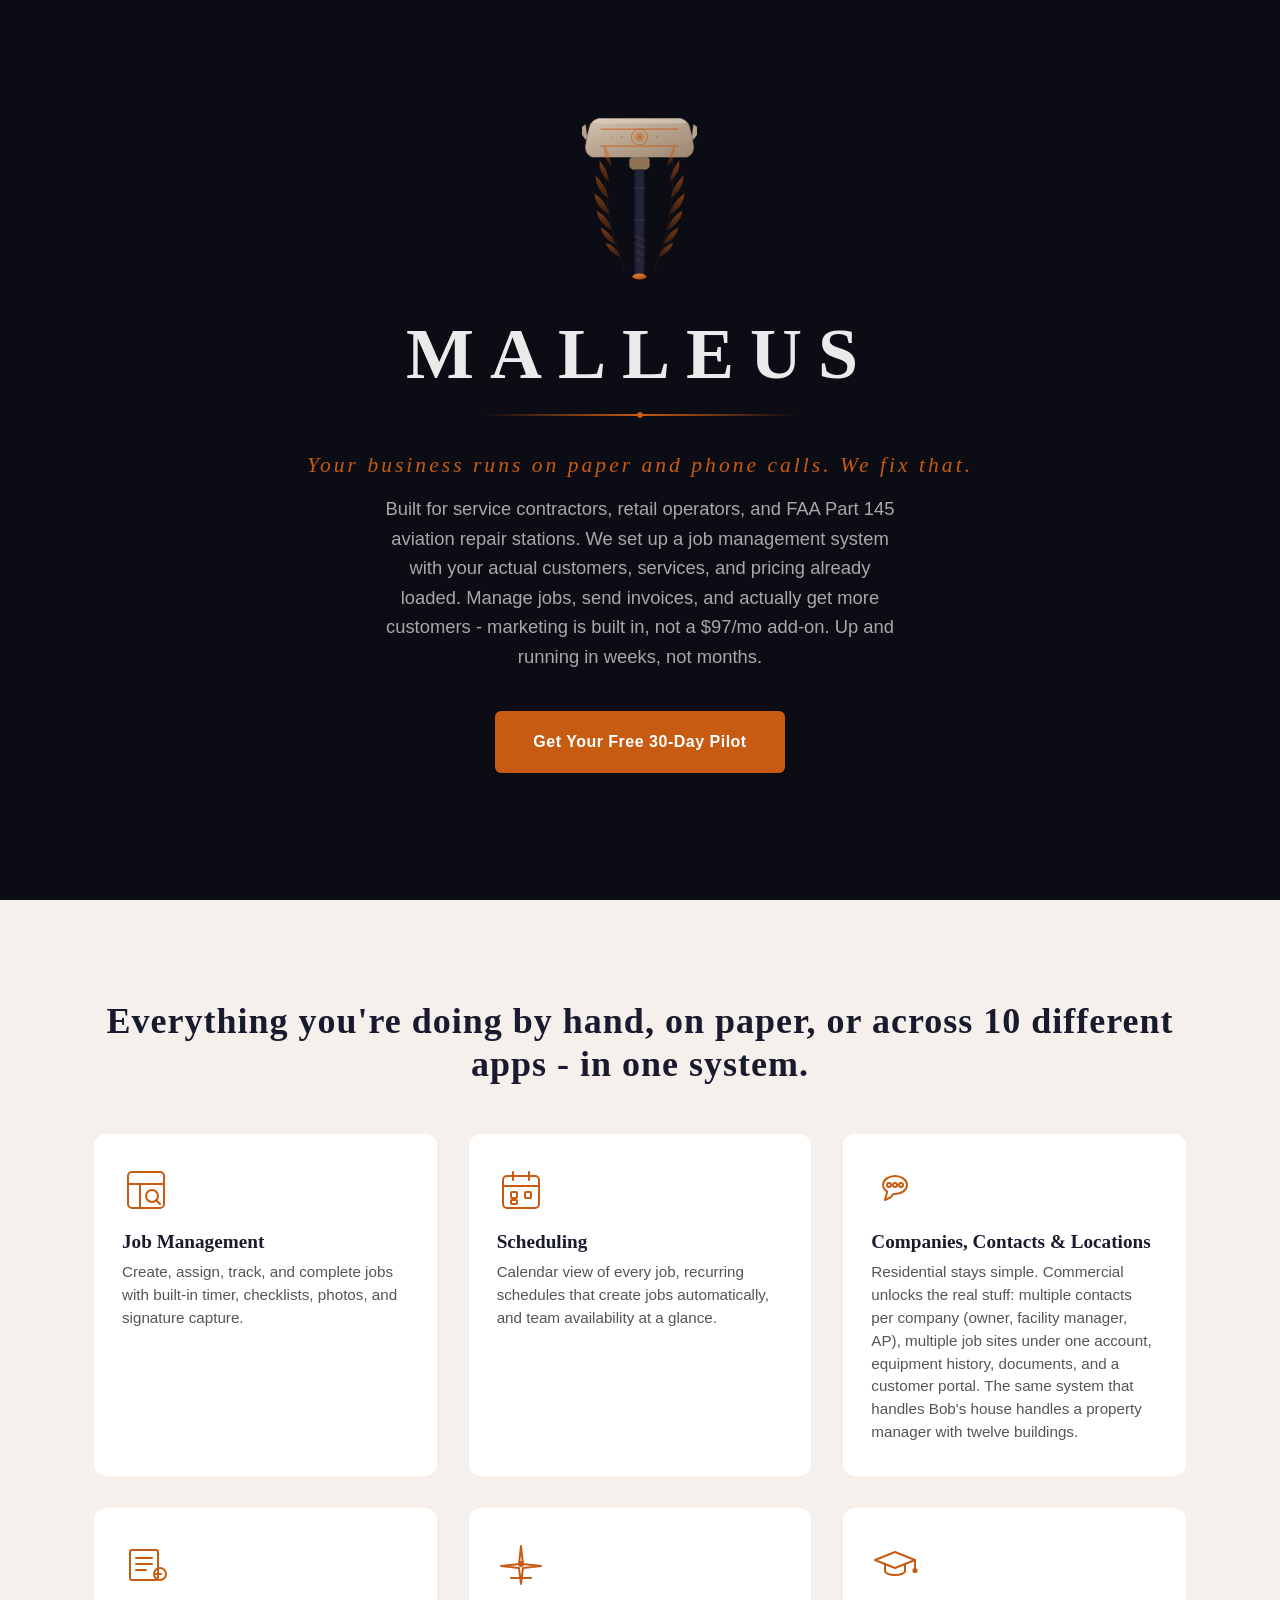
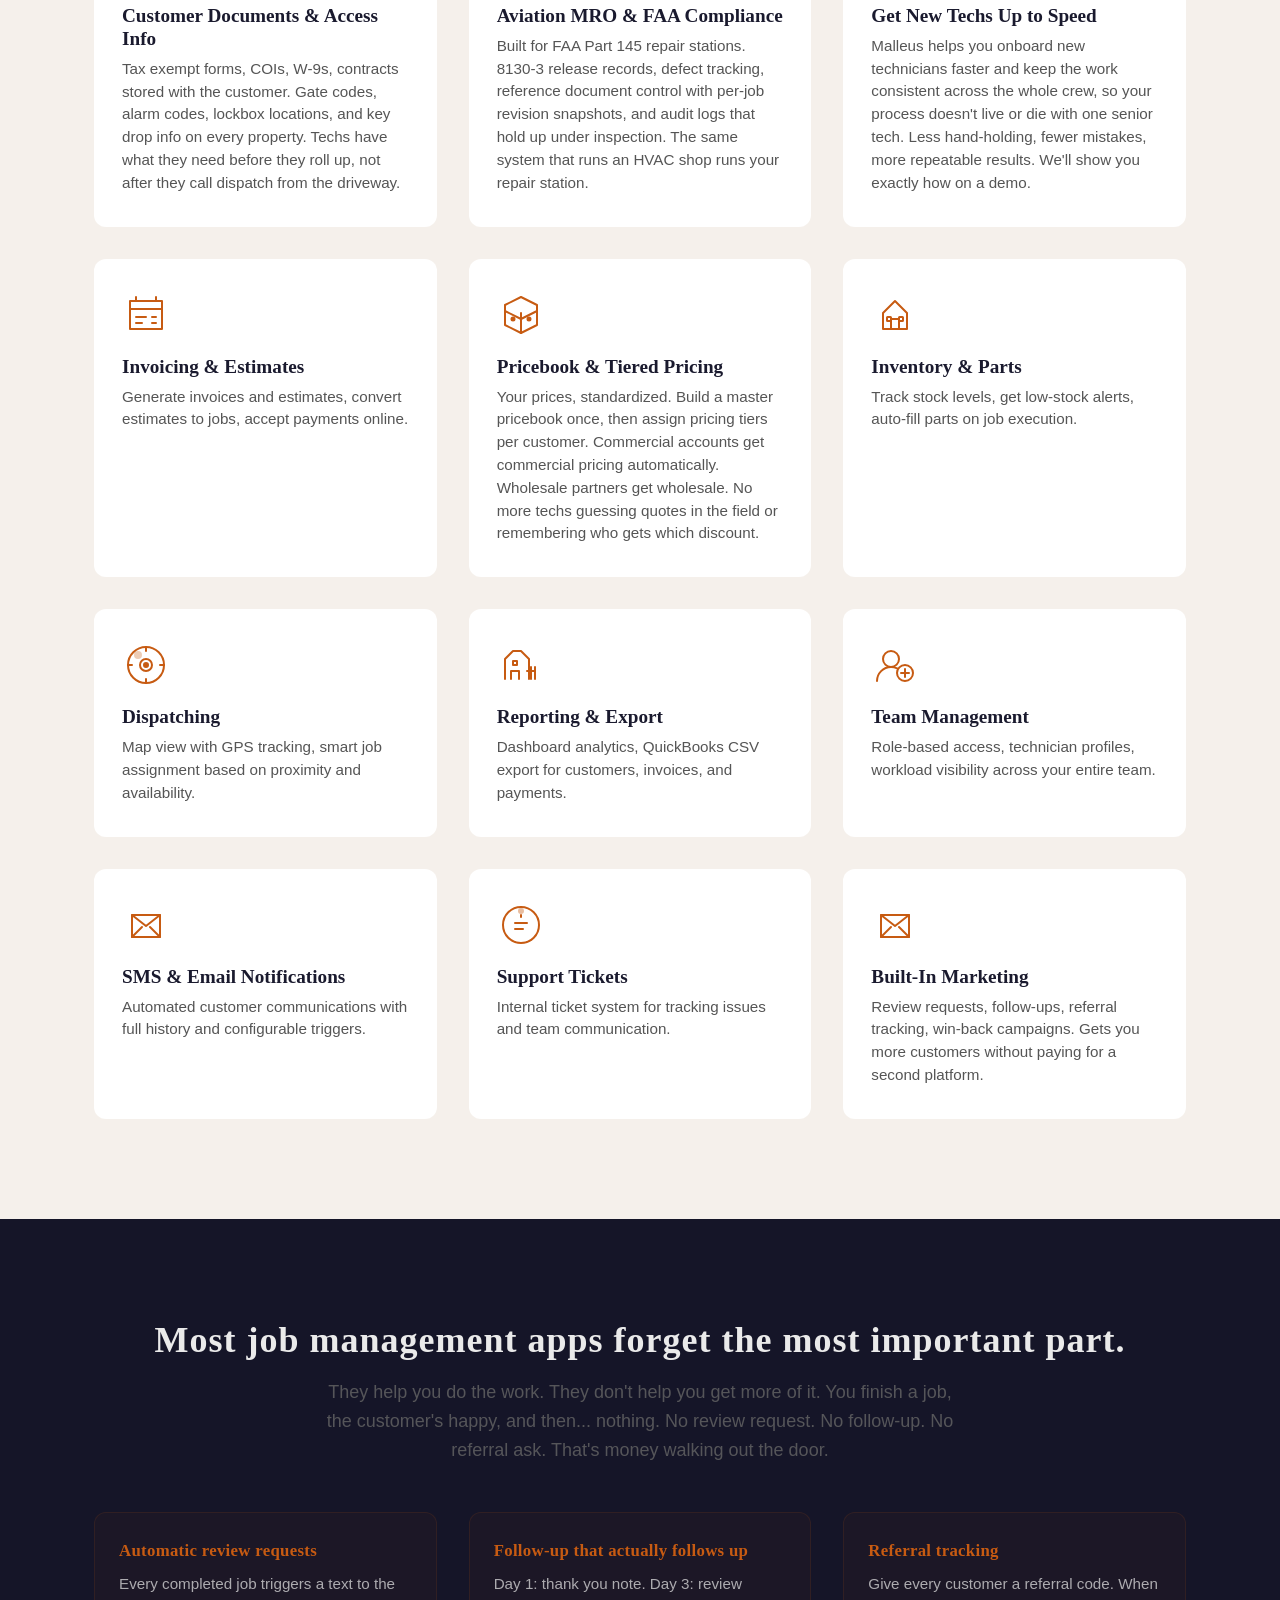
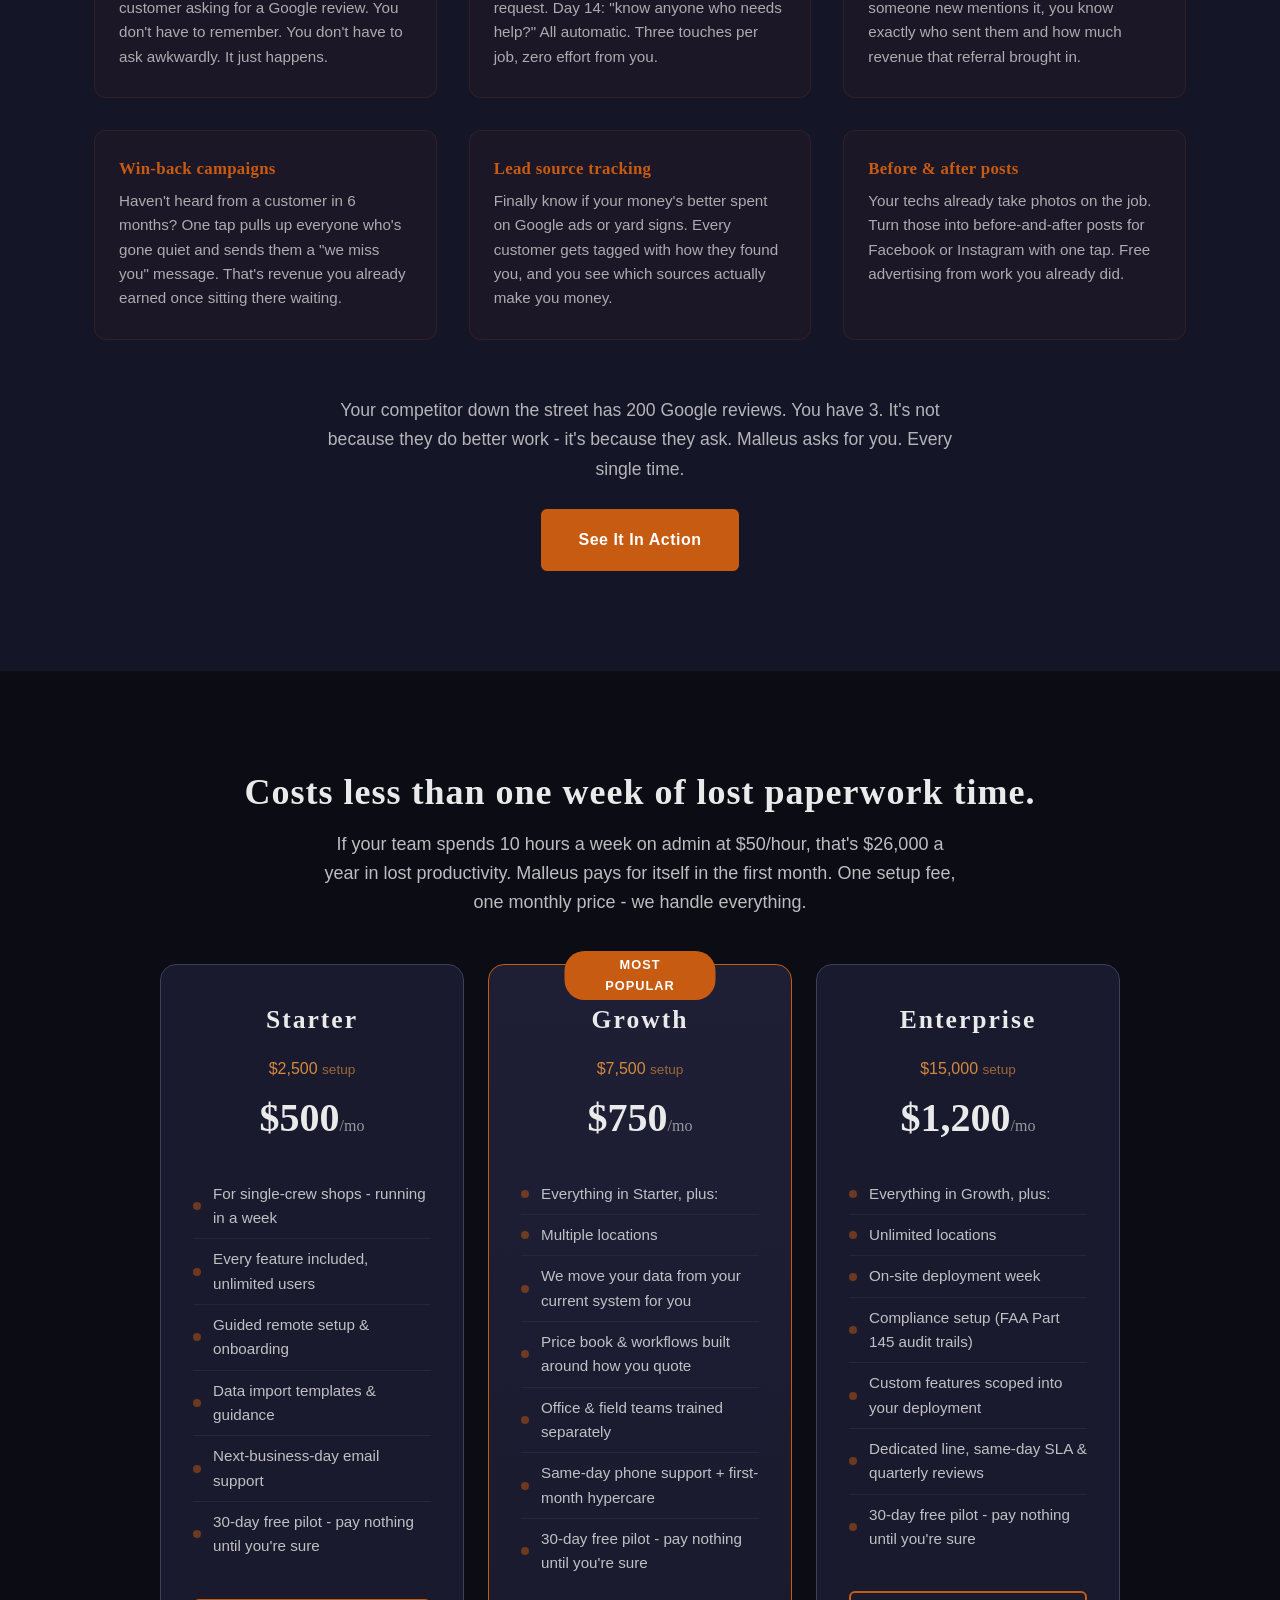
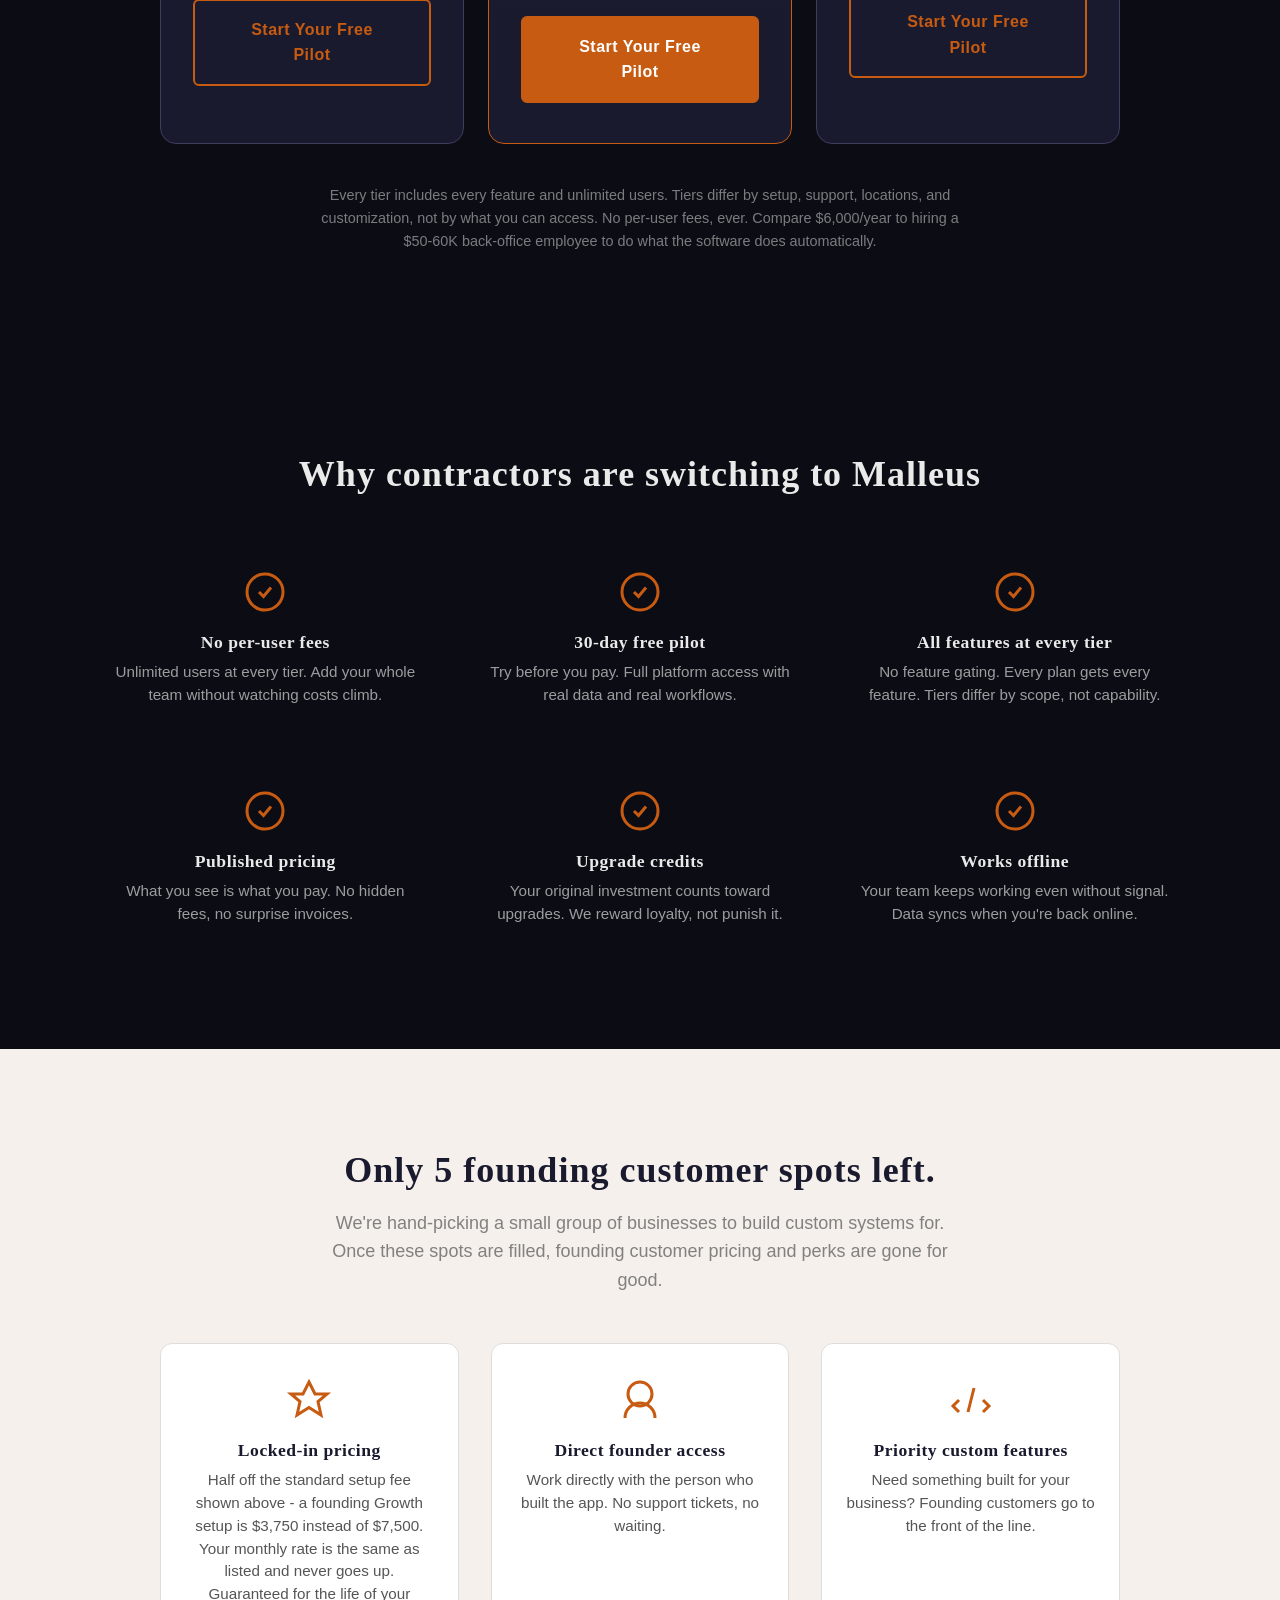
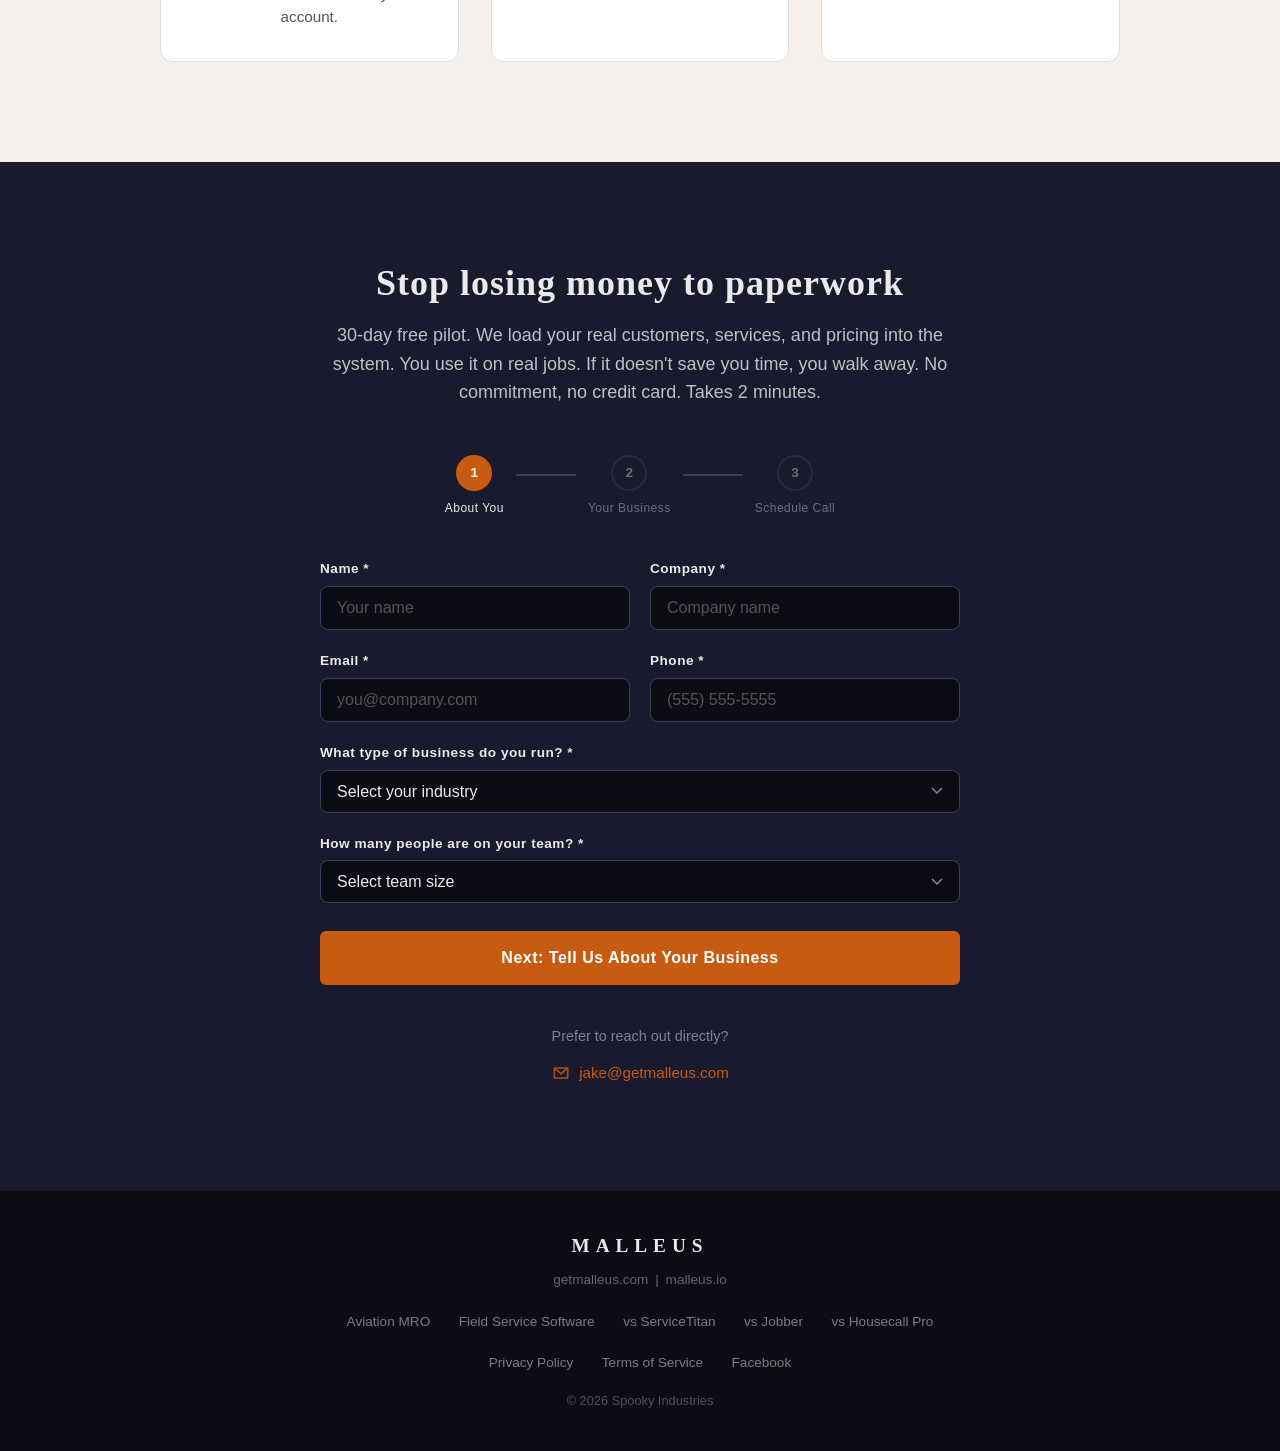
<file: index.html>
<!DOCTYPE html>
<html lang="en">
<head>
  <meta charset="UTF-8">
  <meta name="viewport" content="width=device-width, initial-scale=1.0">
  <title>Malleus - Job Management for Service Businesses &amp; Aviation MRO</title>
  <meta name="description" content="Job management for service businesses, retail, and aviation MRO. Multi-location accounts, tiered pricebook, scheduling, invoicing, dispatching, FAA Part 145 compliance, and built-in marketing automation. 30-day free pilot, $500/mo, no per-user fees.">
  <meta name="theme-color" content="#0C0C14">
  <meta property="og:title" content="Malleus - Field Service, Retail, and Aviation MRO Management">
  <meta property="og:description" content="Custom job management for service businesses, retail, and FAA Part 145 aviation MRO. Multi-location accounts, tiered pricing, all features, unlimited users, 30-day free pilot.">
  <meta property="og:type" content="website">
  <meta property="og:url" content="https://getmalleus.com">
  <meta name="google-site-verification" content="KAR4iVudvQpRDujUJBMLC2ijrsCWKrb0GPzLnbNgPp0" />
  <meta name="msvalidate.01" content="0D943D69CDBD5F9135D826BD79E7DB0C" />
  <link rel="stylesheet" href="style.css">
  <link rel="icon" type="image/svg+xml" href="data:image/svg+xml,<svg xmlns='http://www.w3.org/2000/svg' viewBox='0 0 100 100'><rect width='100' height='100' rx='20' fill='%230C0C14'/><text x='50' y='68' text-anchor='middle' font-family='Georgia,serif' font-size='52' font-weight='bold' fill='%23EAEAEA'>M</text></svg>">

  <!-- Organization schema for search engine indexing -->
  <script type="application/ld+json">
  {
    "@context": "https://schema.org",
    "@type": "Organization",
    "name": "Malleus",
    "alternateName": "Spooky Industries",
    "url": "https://getmalleus.com",
    "logo": "https://getmalleus.com/logo.png",
    "description": "Job management software for service contractors, retail operators, and FAA Part 145 aviation repair stations. No per-user fees, 30-day free pilot.",
    "email": "jake@getmalleus.com",
    "telephone": "+1-901-228-9455",
    "address": {
      "@type": "PostalAddress",
      "addressLocality": "Memphis",
      "addressRegion": "TN",
      "postalCode": "38118",
      "addressCountry": "US"
    },
    "areaServed": [
      "Memphis, TN",
      "Germantown, TN",
      "Collierville, TN",
      "Bartlett, TN",
      "Cordova, TN",
      "Olive Branch, MS",
      "Southaven, MS",
      "Millington, TN",
      "Arlington, TN"
    ],
    "knowsAbout": [
      "Field Service Management",
      "Job Management Software",
      "FAA Part 145 Compliance",
      "Aviation MRO Software",
      "Invoicing and Estimating",
      "Service Business Marketing Automation"
    ],
    "sameAs": [
      "https://www.facebook.com/people/Malleus/61589039979768/"
    ]
  }
  </script>
</head>
<body>

  <!-- ===================== HERO ===================== -->
  <section class="hero" id="top">
    <div class="container">
      <div class="hero-logo">
        <svg class="hero-hammer" xmlns="http://www.w3.org/2000/svg" viewBox="0 0 230 360" width="115" height="180" aria-hidden="true">
          <defs>
            <linearGradient id="steelFace" x1="0%" y1="0%" x2="100%" y2="100%">
              <stop offset="0%" style="stop-color:#D4C4B0"/>
              <stop offset="50%" style="stop-color:#B8A48E"/>
              <stop offset="100%" style="stop-color:#9A8672"/>
            </linearGradient>
            <linearGradient id="bronze" x1="0%" y1="0%" x2="100%" y2="100%">
              <stop offset="0%" style="stop-color:#D4883E"/>
              <stop offset="50%" style="stop-color:#C75B12"/>
              <stop offset="100%" style="stop-color:#A04A0E"/>
            </linearGradient>
            <linearGradient id="handleWood" x1="0%" y1="0%" x2="100%" y2="0%">
              <stop offset="0%" style="stop-color:#1E1E30"/>
              <stop offset="50%" style="stop-color:#252540"/>
              <stop offset="100%" style="stop-color:#1E1E30"/>
            </linearGradient>
            <linearGradient id="laurelGrad" x1="0%" y1="0%" x2="0%" y2="100%">
              <stop offset="0%" style="stop-color:#C75B12;stop-opacity:0.6"/>
              <stop offset="100%" style="stop-color:#C75B12;stop-opacity:0.2"/>
            </linearGradient>
          </defs>
          <g transform="translate(115, 5)">
            <!-- Hammer head -->
            <path d="M -105,55 L -100,35 Q -97,22 -82,18 L 82,18 Q 97,22 100,35 L 105,55 L 108,75 Q 108,90 95,95 L -95,95 Q -108,90 -108,75 Z" fill="url(#steelFace)" stroke="#A89280" stroke-width="1.2"/>
            <path d="M -95,25 L -82,18 L 82,18 L 95,25 L 85,28 L -85,28 Z" fill="#E8DDD0" opacity="0.4"/>
            <rect x="-78" y="38" width="156" height="2.5" rx="1" fill="#C75B12" opacity="0.7"/>
            <rect x="-78" y="72" width="156" height="2.5" rx="1" fill="#C75B12" opacity="0.7"/>
            <circle cx="0" cy="55" r="16" fill="none" stroke="#C75B12" stroke-width="2" opacity="0.7"/>
            <circle cx="0" cy="55" r="10" fill="#C75B12" opacity="0.35"/>
            <circle cx="0" cy="55" r="4" fill="#C75B12" opacity="0.6"/>
            <circle cx="-35" cy="55" r="2.5" fill="#C75B12" opacity="0.4"/>
            <circle cx="35" cy="55" r="2.5" fill="#C75B12" opacity="0.4"/>
            <circle cx="-55" cy="55" r="1.8" fill="#C75B12" opacity="0.3"/>
            <circle cx="55" cy="55" r="1.8" fill="#C75B12" opacity="0.3"/>
            <path d="M -108,60 L -115,50 Q -118,42 -115,35 L -108,30 L -105,55 Z" fill="#B8A48E" stroke="#A89280" stroke-width="0.8"/>
            <path d="M 108,60 L 115,50 Q 118,42 115,35 L 108,30 L 105,55 Z" fill="#B8A48E" stroke="#A89280" stroke-width="0.8"/>
            <!-- Handle socket -->
            <path d="M -16,95 L -20,100 L -20,115 L -14,120 L 14,120 L 20,115 L 20,100 L 16,95" fill="#8B7355" stroke="#7A6448" stroke-width="0.8"/>
            <rect x="-15" y="103" width="30" height="2" rx="1" fill="#C75B12" opacity="0.4"/>
            <!-- Handle -->
            <rect x="-10" y="120" width="20" height="210" rx="4" fill="url(#handleWood)"/>
            <line x1="-4" y1="130" x2="-4" y2="320" stroke="#2D2D48" stroke-width="0.6" opacity="0.4"/>
            <line x1="4" y1="130" x2="4" y2="320" stroke="#2D2D48" stroke-width="0.6" opacity="0.4"/>
            <rect x="-12" y="155" width="24" height="3" rx="1" fill="#3D3D5C" opacity="0.5"/>
            <rect x="-12" y="220" width="24" height="3" rx="1" fill="#3D3D5C" opacity="0.5"/>
            <g stroke="#C75B12" stroke-width="1.5" opacity="0.35">
              <line x1="-10" y1="252" x2="10" y2="262"/>
              <line x1="-10" y1="267" x2="10" y2="277"/>
              <line x1="-10" y1="282" x2="10" y2="292"/>
              <line x1="-10" y1="297" x2="10" y2="307"/>
            </g>
            <ellipse cx="0" cy="334" rx="14" ry="6" fill="url(#bronze)"/>
            <ellipse cx="0" cy="332" rx="10" ry="4" fill="#D4883E" opacity="0.4"/>
            <!-- Laurels -->
            <g fill="url(#laurelGrad)">
              <path d="M -55,115 Q -75,95 -70,70 Q -60,88 -55,115"/>
              <path d="M -60,145 Q -82,128 -80,102 Q -65,118 -60,145"/>
              <path d="M -62,178 Q -88,160 -88,132 Q -68,150 -62,178"/>
              <path d="M -60,210 Q -88,195 -90,168 Q -67,183 -60,210"/>
              <path d="M -55,242 Q -82,228 -86,202 Q -62,215 -55,242"/>
              <path d="M -48,270 Q -72,260 -78,236 Q -55,246 -48,270"/>
              <path d="M -38,295 Q -60,288 -68,266 Q -46,274 -38,295"/>
              <path d="M 30,320 Q 55,260 65,180 Q 72,120 62,80" fill="none" stroke="#C75B12" stroke-width="1" opacity="0.25"/>
            </g>
            <g fill="url(#laurelGrad)">
              <path d="M 55,115 Q 75,95 70,70 Q 60,88 55,115"/>
              <path d="M 60,145 Q 82,128 80,102 Q 65,118 60,145"/>
              <path d="M 62,178 Q 88,160 88,132 Q 68,150 62,178"/>
              <path d="M 60,210 Q 88,195 90,168 Q 67,183 60,210"/>
              <path d="M 55,242 Q 82,228 86,202 Q 62,215 55,242"/>
              <path d="M 48,270 Q 72,260 78,236 Q 55,246 48,270"/>
              <path d="M 38,295 Q 60,288 68,266 Q 46,274 38,295"/>
              <path d="M -30,320 Q -55,260 -65,180 Q -72,120 -62,80" fill="none" stroke="#C75B12" stroke-width="1" opacity="0.25"/>
            </g>
          </g>
        </svg>
        <h1 class="wordmark">MALLEUS</h1>
        <div class="hero-divider">
          <span class="divider-dot"></span>
        </div>
      </div>
      <p class="hero-tagline">Your business runs on paper and phone calls. We fix that.</p>
      <p class="hero-subtitle">Built for service contractors, retail operators, and FAA Part 145 aviation repair stations. We set up a job management system with your actual customers, services, and pricing already loaded. Manage jobs, send invoices, and actually get more customers  - marketing is built in, not a $97/mo add-on. Up and running in weeks, not months.</p>
      <a href="#contact" class="btn btn-primary">Get Your Free 30-Day Pilot</a>
    </div>
  </section>

  <!-- ===================== FEATURES ===================== -->
  <section class="features" id="features">
    <div class="container">
      <h2 class="section-title">Everything you're doing by hand, on paper, or across 10 different apps  - in one system.</h2>
      <div class="feature-grid">

        <div class="feature-card">
          <div class="feature-icon">
            <svg viewBox="0 0 48 48" fill="none" stroke="currentColor" stroke-width="2" stroke-linecap="round" stroke-linejoin="round"><rect x="6" y="6" width="36" height="36" rx="4"/><path d="M6 18h36"/><path d="M18 18v24"/><circle cx="30" cy="30" r="6"/><path d="M34.2 34.2L38 38"/></svg>
          </div>
          <h3>Job Management</h3>
          <p>Create, assign, track, and complete jobs with built-in timer, checklists, photos, and signature capture.</p>
        </div>

        <div class="feature-card">
          <div class="feature-icon">
            <svg viewBox="0 0 48 48" fill="none" stroke="currentColor" stroke-width="2" stroke-linecap="round" stroke-linejoin="round"><rect x="6" y="10" width="36" height="32" rx="4"/><path d="M6 20h36"/><path d="M16 6v8"/><path d="M32 6v8"/><rect x="14" y="26" width="6" height="6" rx="1"/><rect x="28" y="26" width="6" height="6" rx="1"/><rect x="14" y="34" width="6" height="4" rx="1"/></svg>
          </div>
          <h3>Scheduling</h3>
          <p>Calendar view of every job, recurring schedules that create jobs automatically, and team availability at a glance.</p>
        </div>

        <div class="feature-card">
          <div class="feature-icon">
            <svg viewBox="0 0 48 48" fill="none" stroke="currentColor" stroke-width="2" stroke-linecap="round" stroke-linejoin="round"><path d="M24 28c6.627 0 12-4.03 12-9s-5.373-9-12-9-12 4.03-12 9c0 2.57 1.614 4.889 4.2 6.516L14 34l6.4-3.2C21.55 27.36 22.748 28 24 28z"/><circle cx="18" cy="19" r="2"/><circle cx="24" cy="19" r="2"/><circle cx="30" cy="19" r="2"/></svg>
          </div>
          <h3>Companies, Contacts &amp; Locations</h3>
          <p>Residential stays simple. Commercial unlocks the real stuff: multiple contacts per company (owner, facility manager, AP), multiple job sites under one account, equipment history, documents, and a customer portal. The same system that handles Bob's house handles a property manager with twelve buildings.</p>
        </div>

        <div class="feature-card">
          <div class="feature-icon">
            <svg viewBox="0 0 48 48" fill="none" stroke="currentColor" stroke-width="2" stroke-linecap="round" stroke-linejoin="round"><rect x="8" y="10" width="28" height="30" rx="2"/><path d="M14 18h16"/><path d="M14 24h16"/><path d="M14 30h10"/><circle cx="38" cy="34" r="6" fill="none"/><path d="M36 31v6"/><path d="M33 34h6"/></svg>
          </div>
          <h3>Customer Documents &amp; Access Info</h3>
          <p>Tax exempt forms, COIs, W-9s, contracts stored with the customer. Gate codes, alarm codes, lockbox locations, and key drop info on every property. Techs have what they need before they roll up, not after they call dispatch from the driveway.</p>
        </div>

        <div class="feature-card">
          <div class="feature-icon">
            <svg viewBox="0 0 48 48" fill="none" stroke="currentColor" stroke-width="2" stroke-linecap="round" stroke-linejoin="round"><path d="M24 6 L26 24 L44 26 L26 28 L24 44 L22 28 L4 26 L22 24 Z"/><circle cx="24" cy="24" r="2" fill="currentColor"/><path d="M14 38h20"/></svg>
          </div>
          <h3>Aviation MRO &amp; FAA Compliance</h3>
          <p>Built for FAA Part 145 repair stations. 8130-3 release records, defect tracking, reference document control with per-job revision snapshots, and audit logs that hold up under inspection. The same system that runs an HVAC shop runs your repair station.</p>
        </div>

        <div class="feature-card">
          <div class="feature-icon">
            <svg viewBox="0 0 48 48" fill="none" stroke="currentColor" stroke-width="2" stroke-linecap="round" stroke-linejoin="round"><path d="M24 12 44 20 24 28 4 20Z"/><path d="M14 24v7c0 2.2 4.5 4 10 4s10-1.8 10-4v-7"/><path d="M44 20v9"/><circle cx="44" cy="30.5" r="1.6" fill="currentColor"/></svg>
          </div>
          <h3>Get New Techs Up to Speed</h3>
          <p>Malleus helps you onboard new technicians faster and keep the work consistent across the whole crew, so your process doesn't live or die with one senior tech. Less hand-holding, fewer mistakes, more repeatable results. We'll show you exactly how on a demo.</p>
        </div>

        <div class="feature-card">
          <div class="feature-icon">
            <svg viewBox="0 0 48 48" fill="none" stroke="currentColor" stroke-width="2" stroke-linecap="round" stroke-linejoin="round"><path d="M8 10h32v28H8z"/><path d="M8 18h32"/><path d="M14 26h10"/><path d="M14 32h6"/><path d="M30 26h4"/><path d="M30 32h4"/><path d="M14 10V6"/><path d="M34 10V6"/></svg>
          </div>
          <h3>Invoicing &amp; Estimates</h3>
          <p>Generate invoices and estimates, convert estimates to jobs, accept payments online.</p>
        </div>

        <div class="feature-card">
          <div class="feature-icon">
            <svg viewBox="0 0 48 48" fill="none" stroke="currentColor" stroke-width="2" stroke-linecap="round" stroke-linejoin="round"><path d="M8 14l16-8 16 8v6l-16 8-16-8z"/><path d="M8 20v14l16 8 16-8V20"/><path d="M24 22v20"/><circle cx="32" cy="28" r="1.5" fill="currentColor"/><circle cx="16" cy="28" r="1.5" fill="currentColor"/></svg>
          </div>
          <h3>Pricebook &amp; Tiered Pricing</h3>
          <p>Your prices, standardized. Build a master pricebook once, then assign pricing tiers per customer. Commercial accounts get commercial pricing automatically. Wholesale partners get wholesale. No more techs guessing quotes in the field or remembering who gets which discount.</p>
        </div>

        <div class="feature-card">
          <div class="feature-icon">
            <svg viewBox="0 0 48 48" fill="none" stroke="currentColor" stroke-width="2" stroke-linecap="round" stroke-linejoin="round"><path d="M12 38V22l12-12 12 12v16H12z"/><path d="M20 38v-10h8v10"/><rect x="16" y="26" width="4" height="4" rx="0.5"/><rect x="28" y="26" width="4" height="4" rx="0.5"/></svg>
          </div>
          <h3>Inventory &amp; Parts</h3>
          <p>Track stock levels, get low-stock alerts, auto-fill parts on job execution.</p>
        </div>

        <div class="feature-card">
          <div class="feature-icon">
            <svg viewBox="0 0 48 48" fill="none" stroke="currentColor" stroke-width="2" stroke-linecap="round" stroke-linejoin="round"><circle cx="24" cy="24" r="18"/><circle cx="24" cy="24" r="6"/><circle cx="24" cy="24" r="2" fill="currentColor"/><path d="M24 6v4"/><path d="M24 38v4"/><path d="M6 24h4"/><path d="M38 24h4"/><circle cx="16" cy="14" r="3" fill="currentColor" opacity="0.3"/></svg>
          </div>
          <h3>Dispatching</h3>
          <p>Map view with GPS tracking, smart job assignment based on proximity and availability.</p>
        </div>

        <div class="feature-card">
          <div class="feature-icon">
            <svg viewBox="0 0 48 48" fill="none" stroke="currentColor" stroke-width="2" stroke-linecap="round" stroke-linejoin="round"><path d="M8 38V18l8-8h8l8 8v20"/><path d="M14 38v-8h8v8"/><path d="M34 38V26"/><path d="M30 30h8"/><path d="M38 26v12"/><rect x="16" y="20" width="4" height="4"/></svg>
          </div>
          <h3>Reporting &amp; Export</h3>
          <p>Dashboard analytics, QuickBooks CSV export for customers, invoices, and payments.</p>
        </div>

        <div class="feature-card">
          <div class="feature-icon">
            <svg viewBox="0 0 48 48" fill="none" stroke="currentColor" stroke-width="2" stroke-linecap="round" stroke-linejoin="round"><circle cx="20" cy="18" r="8"/><path d="M6 40c0-7.732 6.268-14 14-14 2.214 0 4.31.514 6.174 1.43"/><circle cx="34" cy="32" r="8"/><path d="M34 28v8"/><path d="M30 32h8"/></svg>
          </div>
          <h3>Team Management</h3>
          <p>Role-based access, technician profiles, workload visibility across your entire team.</p>
        </div>

        <div class="feature-card">
          <div class="feature-icon">
            <svg viewBox="0 0 48 48" fill="none" stroke="currentColor" stroke-width="2" stroke-linecap="round" stroke-linejoin="round"><path d="M10 14h28v22H10z"/><path d="M10 14l14 11 14-11"/><path d="M10 36l10-10"/><path d="M38 36L28 26"/></svg>
          </div>
          <h3>SMS &amp; Email Notifications</h3>
          <p>Automated customer communications with full history and configurable triggers.</p>
        </div>

        <div class="feature-card">
          <div class="feature-icon">
            <svg viewBox="0 0 48 48" fill="none" stroke="currentColor" stroke-width="2" stroke-linecap="round" stroke-linejoin="round"><circle cx="24" cy="24" r="18"/><path d="M18 22h12"/><path d="M18 28h8"/><path d="M24 16v-2"/><circle cx="24" cy="10" r="2" fill="currentColor" opacity="0.4"/></svg>
          </div>
          <h3>Support Tickets</h3>
          <p>Internal ticket system for tracking issues and team communication.</p>
        </div>

        <div class="feature-card">
          <div class="feature-icon">
            <svg viewBox="0 0 48 48" fill="none" stroke="currentColor" stroke-width="2" stroke-linecap="round" stroke-linejoin="round"><path d="M10 14h28v22H10z"/><path d="M10 14l14 11 14-11"/><path d="M10 36l10-10"/><path d="M38 36L28 26"/></svg>
          </div>
          <h3>Built-In Marketing</h3>
          <p>Review requests, follow-ups, referral tracking, win-back campaigns. Gets you more customers without paying for a second platform.</p>
        </div>

      </div>
    </div>
  </section>

  <!-- ===================== MARKETING ===================== -->
  <section class="marketing-highlight" id="marketing">
    <div class="container">
      <h2 class="section-title">Most job management apps forget the most important part.</h2>
      <p class="section-subtitle dark">They help you do the work. They don't help you get more of it. You finish a job, the customer's happy, and then... nothing. No review request. No follow-up. No referral ask. That's money walking out the door.</p>

      <div class="marketing-grid">

        <div class="marketing-item">
          <h3>Automatic review requests</h3>
          <p>Every completed job triggers a text to the customer asking for a Google review. You don't have to remember. You don't have to ask awkwardly. It just happens.</p>
        </div>

        <div class="marketing-item">
          <h3>Follow-up that actually follows up</h3>
          <p>Day 1: thank you note. Day 3: review request. Day 14: "know anyone who needs help?" All automatic. Three touches per job, zero effort from you.</p>
        </div>

        <div class="marketing-item">
          <h3>Referral tracking</h3>
          <p>Give every customer a referral code. When someone new mentions it, you know exactly who sent them and how much revenue that referral brought in.</p>
        </div>

        <div class="marketing-item">
          <h3>Win-back campaigns</h3>
          <p>Haven't heard from a customer in 6 months? One tap pulls up everyone who's gone quiet and sends them a "we miss you" message. That's revenue you already earned once sitting there waiting.</p>
        </div>

        <div class="marketing-item">
          <h3>Lead source tracking</h3>
          <p>Finally know if your money's better spent on Google ads or yard signs. Every customer gets tagged with how they found you, and you see which sources actually make you money.</p>
        </div>

        <div class="marketing-item">
          <h3>Before &amp; after posts</h3>
          <p>Your techs already take photos on the job. Turn those into before-and-after posts for Facebook or Instagram with one tap. Free advertising from work you already did.</p>
        </div>

      </div>

      <div class="marketing-bottom">
        <p class="marketing-callout">Your competitor down the street has 200 Google reviews. You have 3. It's not because they do better work  - it's because they ask. Malleus asks for you. Every single time.</p>
        <a href="#contact" class="btn btn-primary">See It In Action</a>
      </div>
    </div>
  </section>

  <!-- ===================== PRICING ===================== -->
  <section class="pricing" id="pricing">
    <div class="container">
      <h2 class="section-title light">Costs less than one week of lost paperwork time.</h2>
      <p class="section-subtitle">If your team spends 10 hours a week on admin at $50/hour, that's $26,000 a year in lost productivity. Malleus pays for itself in the first month. One setup fee, one monthly price  - we handle everything.</p>

      <div class="pricing-grid">

        <div class="pricing-card">
          <h3>Starter</h3>
          <div class="price-deployment">$2,500 <span>setup</span></div>
          <div class="price-monthly">$500<span>/mo</span></div>
          <ul>
            <li>For single-crew shops  - running in a week</li>
            <li>Every feature included, unlimited users</li>
            <li>Guided remote setup &amp; onboarding</li>
            <li>Data import templates &amp; guidance</li>
            <li>Next-business-day email support</li>
            <li>30-day free pilot  - pay nothing until you're sure</li>
          </ul>
          <a href="#contact" class="btn btn-outline">Start Your Free Pilot</a>
        </div>

        <div class="pricing-card featured">
          <div class="featured-badge">Most Popular</div>
          <h3>Growth</h3>
          <div class="price-deployment">$7,500 <span>setup</span></div>
          <div class="price-monthly">$750<span>/mo</span></div>
          <ul>
            <li>Everything in Starter, plus:</li>
            <li>Multiple locations</li>
            <li>We move your data from your current system for you</li>
            <li>Price book &amp; workflows built around how you quote</li>
            <li>Office &amp; field teams trained separately</li>
            <li>Same-day phone support + first-month hypercare</li>
            <li>30-day free pilot  - pay nothing until you're sure</li>
          </ul>
          <a href="#contact" class="btn btn-primary">Start Your Free Pilot</a>
        </div>

        <div class="pricing-card">
          <h3>Enterprise</h3>
          <div class="price-deployment">$15,000 <span>setup</span></div>
          <div class="price-monthly">$1,200<span>/mo</span></div>
          <ul>
            <li>Everything in Growth, plus:</li>
            <li>Unlimited locations</li>
            <li>On-site deployment week</li>
            <li>Compliance setup (FAA Part 145 audit trails)</li>
            <li>Custom features scoped into your deployment</li>
            <li>Dedicated line, same-day SLA &amp; quarterly reviews</li>
            <li>30-day free pilot  - pay nothing until you're sure</li>
          </ul>
          <a href="#contact" class="btn btn-outline">Start Your Free Pilot</a>
        </div>

      </div>

      <p class="pricing-note">Every tier includes every feature and unlimited users. Tiers differ by setup, support, locations, and customization, not by what you can access. No per-user fees, ever. Compare $6,000/year to hiring a $50-60K back-office employee to do what the software does automatically.</p>
    </div>
  </section>

  <!-- ===================== WHY MALLEUS ===================== -->
  <section class="why" id="why">
    <div class="container">
      <h2 class="section-title light">Why contractors are switching to Malleus</h2>
      <div class="why-grid">

        <div class="why-item">
          <div class="why-icon">
            <svg viewBox="0 0 32 32" fill="none" stroke="currentColor" stroke-width="2"><circle cx="16" cy="16" r="12"/><path d="M12 16l3 3 5-6"/></svg>
          </div>
          <h3>No per-user fees</h3>
          <p>Unlimited users at every tier. Add your whole team without watching costs climb.</p>
        </div>

        <div class="why-item">
          <div class="why-icon">
            <svg viewBox="0 0 32 32" fill="none" stroke="currentColor" stroke-width="2"><circle cx="16" cy="16" r="12"/><path d="M12 16l3 3 5-6"/></svg>
          </div>
          <h3>30-day free pilot</h3>
          <p>Try before you pay. Full platform access with real data and real workflows.</p>
        </div>

        <div class="why-item">
          <div class="why-icon">
            <svg viewBox="0 0 32 32" fill="none" stroke="currentColor" stroke-width="2"><circle cx="16" cy="16" r="12"/><path d="M12 16l3 3 5-6"/></svg>
          </div>
          <h3>All features at every tier</h3>
          <p>No feature gating. Every plan gets every feature. Tiers differ by scope, not capability.</p>
        </div>

        <div class="why-item">
          <div class="why-icon">
            <svg viewBox="0 0 32 32" fill="none" stroke="currentColor" stroke-width="2"><circle cx="16" cy="16" r="12"/><path d="M12 16l3 3 5-6"/></svg>
          </div>
          <h3>Published pricing</h3>
          <p>What you see is what you pay. No hidden fees, no surprise invoices.</p>
        </div>

        <div class="why-item">
          <div class="why-icon">
            <svg viewBox="0 0 32 32" fill="none" stroke="currentColor" stroke-width="2"><circle cx="16" cy="16" r="12"/><path d="M12 16l3 3 5-6"/></svg>
          </div>
          <h3>Upgrade credits</h3>
          <p>Your original investment counts toward upgrades. We reward loyalty, not punish it.</p>
        </div>

        <div class="why-item">
          <div class="why-icon">
            <svg viewBox="0 0 32 32" fill="none" stroke="currentColor" stroke-width="2"><circle cx="16" cy="16" r="12"/><path d="M12 16l3 3 5-6"/></svg>
          </div>
          <h3>Works offline</h3>
          <p>Your team keeps working even without signal. Data syncs when you're back online.</p>
        </div>

      </div>
    </div>
  </section>

  <!-- ===================== FOUNDING CUSTOMER ===================== -->
  <section class="founding" id="founding">
    <div class="container">
      <h2 class="section-title">Only 5 founding customer spots left.</h2>
      <p class="section-subtitle dark">We're hand-picking a small group of businesses to build custom systems for. Once these spots are filled, founding customer pricing and perks are gone for good.</p>
      <div class="founding-grid">
        <div class="founding-item">
          <div class="founding-icon">
            <svg viewBox="0 0 32 32" fill="none" stroke="currentColor" stroke-width="2"><path d="M16 4l4 8h8l-6 5 2 9-8-5-8 5 2-9-6-5h8z"/></svg>
          </div>
          <h3>Locked-in pricing</h3>
          <p>Half off the standard setup fee shown above - a founding Growth setup is $3,750 instead of $7,500. Your monthly rate is the same as listed and never goes up. Guaranteed for the life of your account.</p>
        </div>
        <div class="founding-item">
          <div class="founding-icon">
            <svg viewBox="0 0 32 32" fill="none" stroke="currentColor" stroke-width="2"><circle cx="16" cy="12" r="8"/><path d="M6 28c0-5.523 4.477-10 10-10s10 4.477 10 10"/></svg>
          </div>
          <h3>Direct founder access</h3>
          <p>Work directly with the person who built the app. No support tickets, no waiting.</p>
        </div>
        <div class="founding-item">
          <div class="founding-icon">
            <svg viewBox="0 0 32 32" fill="none" stroke="currentColor" stroke-width="2"><path d="M8 16l-4 4 4 4"/><path d="M24 16l4 4-4 4"/><path d="M18 8l-4 16"/></svg>
          </div>
          <h3>Priority custom features</h3>
          <p>Need something built for your business? Founding customers go to the front of the line.</p>
        </div>
      </div>
    </div>
  </section>

  <!-- ===================== CONTACT ===================== -->
  <section class="contact" id="contact">
    <div class="container">
      <h2 class="section-title light">Stop losing money to paperwork</h2>
      <p class="section-subtitle">30-day free pilot. We load your real customers, services, and pricing into the system. You use it on real jobs. If it doesn't save you time, you walk away. No commitment, no credit card. Takes 2 minutes.</p>

      <div class="contact-content">
        <!-- Progress Steps -->
        <div class="form-progress">
          <div class="progress-step active" data-step="1">
            <div class="step-number">1</div>
            <span>About You</span>
          </div>
          <div class="progress-line"></div>
          <div class="progress-step" data-step="2">
            <div class="step-number">2</div>
            <span>Your Business</span>
          </div>
          <div class="progress-line"></div>
          <div class="progress-step" data-step="3">
            <div class="step-number">3</div>
            <span>Schedule Call</span>
          </div>
        </div>

        <form class="contact-form questionnaire" action="https://formspree.io/f/mwvrewwd" method="POST" id="contactForm">

          <!-- Step 1: Contact Info -->
          <div class="form-step active" id="step1">
            <div class="form-group">
              <label for="name">Name *</label>
              <input type="text" id="name" name="name" required placeholder="Your name">
            </div>
            <div class="form-group">
              <label for="company">Company *</label>
              <input type="text" id="company" name="company" required placeholder="Company name">
            </div>
            <div class="form-group">
              <label for="email">Email *</label>
              <input type="email" id="email" name="email" required placeholder="you@company.com">
            </div>
            <div class="form-group">
              <label for="phone">Phone *</label>
              <input type="tel" id="phone" name="phone" required placeholder="(555) 555-5555">
            </div>
            <div class="form-group full-width">
              <label for="industry">What type of business do you run? *</label>
              <select id="industry" name="industry" required>
                <option value="" disabled selected>Select your industry</option>
                <option value="Electrician">Electrician</option>
                <option value="Plumber">Plumber</option>
                <option value="HVAC">HVAC</option>
                <option value="Handyman">Handyman / General Contractor</option>
                <option value="Landscaping">Landscaping</option>
                <option value="Cleaning">Cleaning Service</option>
                <option value="Pest Control">Pest Control</option>
                <option value="Pressure Washing">Pressure Washing</option>
                <option value="Locksmith">Locksmith</option>
                <option value="Pool Service">Pool Service / Maintenance</option>
                <option value="Appliance Repair">Appliance Repair</option>
                <option value="Roofing">Roofing</option>
                <option value="Painting">Painting</option>
                <option value="Retail">Retail / Liquor Store</option>
                <option value="Auto">Auto / Dealership / Motorcycle</option>
                <option value="Aviation MRO">Aviation MRO / Repair Station</option>
                <option value="Other">Other</option>
              </select>
            </div>
            <div class="form-group full-width" id="otherIndustryGroup" style="display: none;">
              <label for="otherIndustry">What type of business? *</label>
              <input type="text" id="otherIndustry" name="other_industry" placeholder="e.g. Pool maintenance, Pest control, Roofing...">
            </div>
            <div class="form-group full-width">
              <label for="teamSize">How many people are on your team? *</label>
              <select id="teamSize" name="team_size" required>
                <option value="" disabled selected>Select team size</option>
                <option value="Just me">Just me</option>
                <option value="2-5">2-5</option>
                <option value="6-10">6-10</option>
                <option value="11-25">11-25</option>
                <option value="26-50">26-50</option>
                <option value="50+">50+</option>
              </select>
            </div>
            <button type="button" class="btn btn-primary btn-full" onclick="nextStep(2)">Next: Tell Us About Your Business</button>
          </div>

          <!-- Step 2: Qualifying Questions -->
          <div class="form-step" id="step2">
            <div class="form-group full-width">
              <label for="q1">What's the biggest challenge you're facing right now in your business? *</label>
              <textarea id="q1" name="biggest_challenge" rows="3" required placeholder="What's costing you time, money, or headaches?"></textarea>
            </div>
            <div class="form-group full-width">
              <label for="paperworkHours">How many hours per week does your team spend on paperwork, scheduling, or chasing invoices? *</label>
              <select id="paperworkHours" name="paperwork_hours" required>
                <option value="" disabled selected>Select an estimate</option>
                <option value="1-5 hours">1-5 hours</option>
                <option value="5-10 hours">5-10 hours</option>
                <option value="10-20 hours">10-20 hours</option>
                <option value="20+ hours">20+ hours</option>
                <option value="Not sure">Not sure, but too many</option>
              </select>
            </div>
            <div class="form-group full-width">
              <label for="q4">Where do you want your business to be 6 months from now? *</label>
              <textarea id="q4" name="six_month_vision" rows="3" required placeholder="What does success look like for you?"></textarea>
            </div>
            <div class="form-nav">
              <button type="button" class="btn btn-outline" onclick="prevStep(1)">Back</button>
              <button type="button" class="btn btn-primary" onclick="nextStep(3)">Next: Schedule Your Call</button>
            </div>
          </div>

          <!-- Step 3: Schedule Call -->
          <div class="form-step" id="step3">
            <div class="schedule-intro">
              <svg viewBox="0 0 48 48" fill="none" stroke="#C75B12" stroke-width="2" stroke-linecap="round" stroke-linejoin="round" width="48" height="48"><rect x="6" y="10" width="36" height="32" rx="4"/><path d="M6 20h36"/><path d="M16 6v8"/><path d="M32 6v8"/><path d="M20 28l4 4 6-8"/></svg>
              <h3>Pick a time that works for you</h3>
              <p>20-minute Zoom call. I'll walk you through a version of the app customized with your business info - not a canned demo.</p>
            </div>
            <!-- Cal.com booking embed -->
            <div class="cal-embed-wrapper full-width" id="calEmbed">
              <iframe
                src="https://cal.com/malleus/malleus-demo?embed=true&layout=month_view&theme=dark"
                frameborder="0"
                width="100%"
                height="500"
                style="border-radius: 8px; background: #0C0C14; min-height: 500px;"
                loading="lazy"
              ></iframe>
            </div>
            <div class="form-group full-width">
              <label for="notes">Anything else we should know? <span class="optional">(optional)</span></label>
              <textarea id="notes" name="additional_notes" rows="2" placeholder="Specific features you want to see, questions you have, etc."></textarea>
            </div>
            <div class="form-nav">
              <button type="button" class="btn btn-outline" onclick="prevStep(2)">Back</button>
              <button type="submit" class="btn btn-primary">Submit &amp; Book My Demo</button>
            </div>
          </div>

          <!-- Success State -->
          <div class="form-step" id="stepSuccess" style="text-align: center;">
            <div class="success-icon">
              <svg viewBox="0 0 64 64" fill="none" stroke="#C75B12" stroke-width="3" stroke-linecap="round" stroke-linejoin="round" width="64" height="64"><circle cx="32" cy="32" r="28"/><path d="M20 32l8 8 16-18"/></svg>
            </div>
            <h3 class="success-title">You're in.</h3>
            <p class="success-message">Your demo call is booked. I'll send a Zoom link to confirm. I'll be prepping a personalized walkthrough using the info you just shared - this won't be a generic demo.</p>
            <p class="success-direct">Questions before our call? Reach me directly at <a href="mailto:jake@getmalleus.com">jake@getmalleus.com</a></p>
          </div>

        </form>

        <div class="contact-info">
          <p>Prefer to reach out directly?</p>
          <a href="mailto:jake@getmalleus.com" class="contact-link">
            <svg viewBox="0 0 24 24" fill="none" stroke="currentColor" stroke-width="2" width="20" height="20"><path d="M4 6h16v12H4z"/><path d="M4 6l8 7 8-7"/></svg>
            jake@getmalleus.com
          </a>
        </div>
      </div>
    </div>
  </section>

  <!-- ===================== FOOTER ===================== -->
  <footer class="footer">
    <div class="container">
      <div class="footer-content">
        <div class="footer-brand">
          <span class="footer-wordmark">MALLEUS</span>
          <span class="footer-domains">getmalleus.com&ensp;|&ensp;malleus.io</span>
        </div>
        <div class="footer-links">
          <a href="aviation-mro-software.html">Aviation MRO</a>
          <a href="field-service-software-small-business.html">Field Service Software</a>
          <a href="servicetitan-alternative.html">vs ServiceTitan</a>
          <a href="jobber-alternative.html">vs Jobber</a>
          <a href="housecall-pro-alternative.html">vs Housecall Pro</a>
        </div>
        <div class="footer-links">
          <a href="privacy.html">Privacy Policy</a>
          <a href="terms.html">Terms of Service</a>
          <a href="https://www.facebook.com/people/Malleus/61589039979768/" target="_blank" rel="noopener noreferrer">Facebook</a>
        </div>
        <p class="footer-copyright">&copy; 2026 Spooky Industries</p>
      </div>
    </div>
  </footer>

  <script>
    // Smooth scroll for anchor links
    document.querySelectorAll('a[href^="#"]').forEach(function(anchor) {
      anchor.addEventListener('click', function(e) {
        e.preventDefault();
        var target = document.querySelector(this.getAttribute('href'));
        if (target) {
          target.scrollIntoView({ behavior: 'smooth', block: 'start' });
        }
      });
    });

    // Show/hide "Other" industry text input
    document.getElementById('industry').addEventListener('change', function() {
      var otherGroup = document.getElementById('otherIndustryGroup');
      var otherInput = document.getElementById('otherIndustry');
      if (this.value === 'Other') {
        otherGroup.style.display = '';
        otherInput.required = true;
      } else {
        otherGroup.style.display = 'none';
        otherInput.required = false;
        otherInput.value = '';
      }
    });

    // Multi-step form navigation
    var currentStep = 1;

    function showStep(step) {
      document.querySelectorAll('.form-step').forEach(function(el) {
        el.classList.remove('active');
      });
      document.querySelectorAll('.progress-step').forEach(function(el) {
        el.classList.remove('active', 'completed');
      });
      var target = document.getElementById('step' + step);
      if (target) target.classList.add('active');
      // Mark progress
      for (var i = 1; i <= 3; i++) {
        var ps = document.querySelector('.progress-step[data-step="' + i + '"]');
        if (i < step) ps.classList.add('completed');
        if (i === step) ps.classList.add('active');
      }
      // Scroll to form
      document.getElementById('contact').scrollIntoView({ behavior: 'smooth', block: 'start' });
    }

    function nextStep(step) {
      // Validate current step required fields
      var currentStepEl = document.getElementById('step' + currentStep);
      var required = currentStepEl.querySelectorAll('[required]');
      var valid = true;
      required.forEach(function(field) {
        if (!field.value || (field.tagName === 'SELECT' && field.value === '')) {
          field.classList.add('field-error');
          valid = false;
        } else {
          field.classList.remove('field-error');
        }
      });
      if (!valid) {
        // Focus first invalid field
        currentStepEl.querySelector('.field-error').focus();
        return;
      }
      currentStep = step;
      showStep(step);
    }

    function prevStep(step) {
      currentStep = step;
      showStep(step);
    }

    // Form submission
    document.getElementById('contactForm').addEventListener('submit', function(e) {
      e.preventDefault();
      var form = this;
      var formData = new FormData(form);

      fetch(form.action, {
        method: 'POST',
        body: formData,
        headers: { 'Accept': 'application/json' }
      }).then(function(response) {
        if (response.ok) {
          // Show success state
          document.querySelectorAll('.form-step').forEach(function(el) {
            el.classList.remove('active');
          });
          document.getElementById('stepSuccess').classList.add('active');
          document.querySelectorAll('.progress-step').forEach(function(el) {
            el.classList.add('completed');
          });
          // Hide progress bar
          document.querySelector('.form-progress').style.display = 'none';
        } else {
          alert('Something went wrong. Please try again or email jake@getmalleus.com directly.');
        }
      }).catch(function() {
        // Fallback to mailto
        var name = form.querySelector('#name').value;
        var company = form.querySelector('#company').value;
        var email = form.querySelector('#email').value;
        var body = 'Name: ' + name + '%0D%0ACompany: ' + company + '%0D%0AEmail: ' + email;
        window.location.href = 'mailto:jake@getmalleus.com?subject=Malleus Demo Request - ' + encodeURIComponent(company) + '&body=' + body;
      });
    });
  </script>

</body>
</html>
</file>
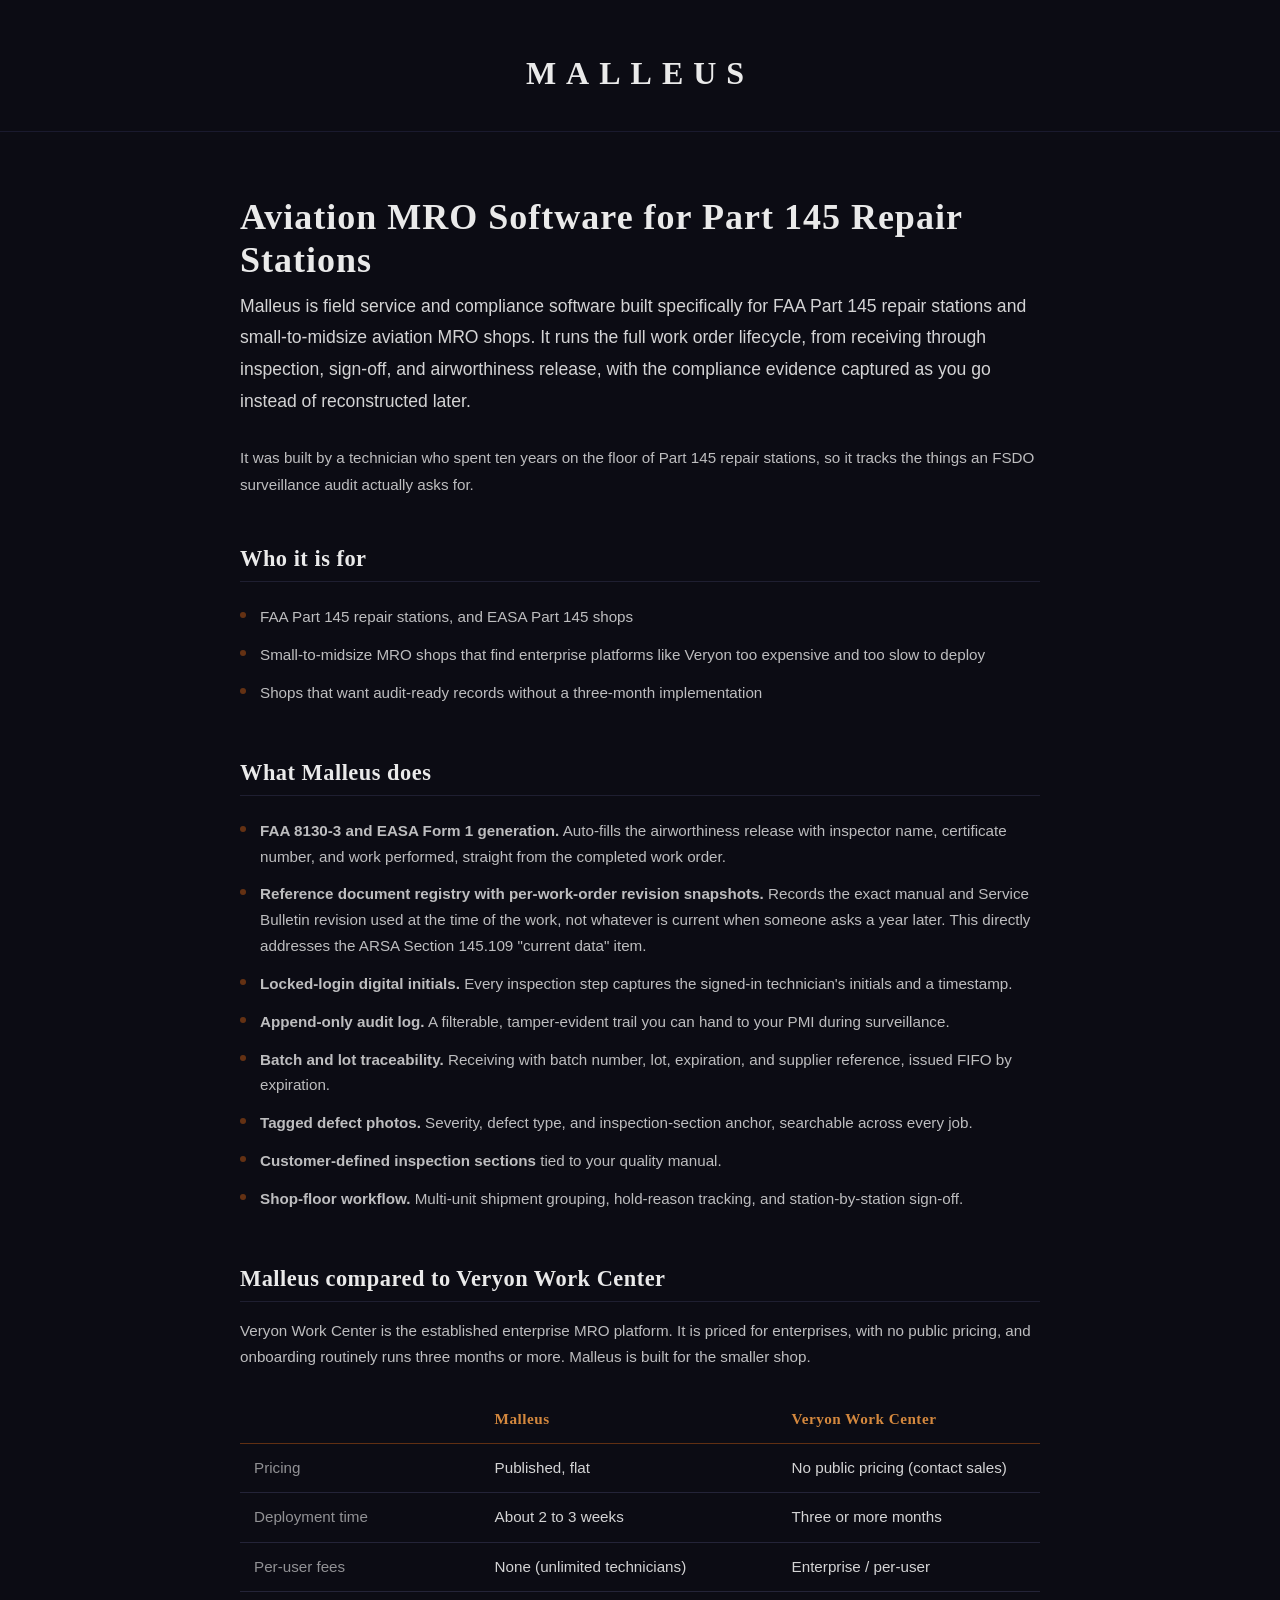
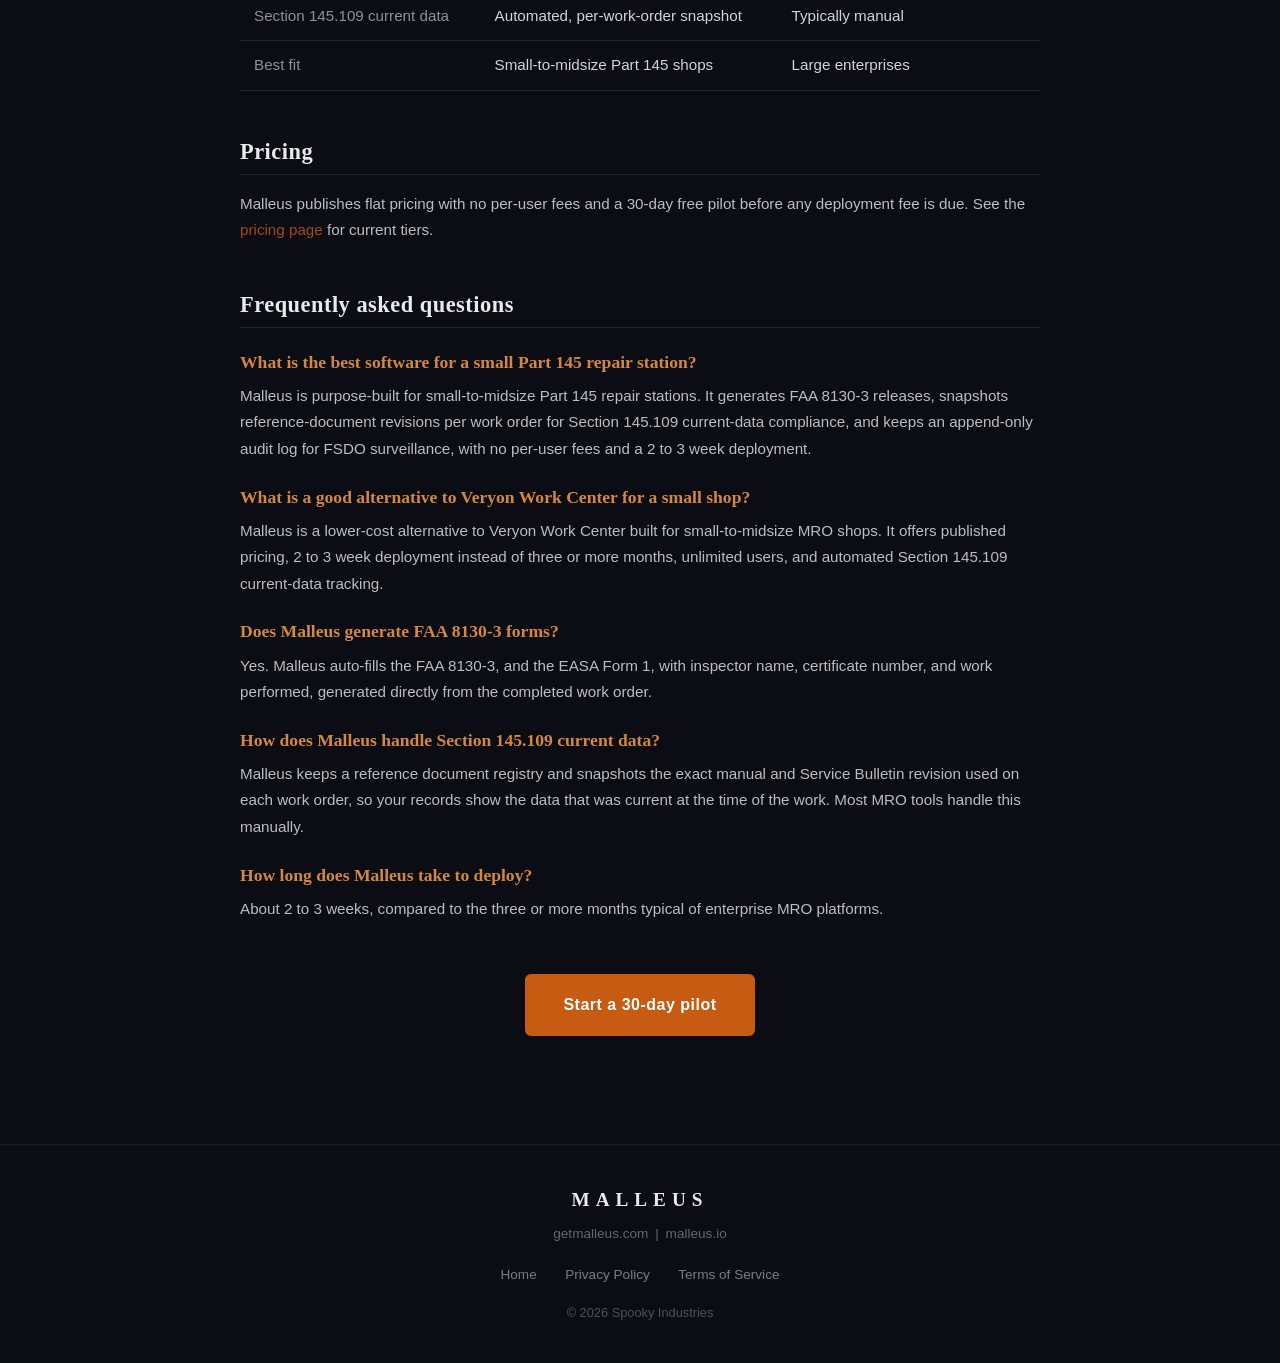
<file: aviation-mro-software.html>
<!DOCTYPE html>
<html lang="en">
<head>
  <meta charset="UTF-8">
  <meta name="viewport" content="width=device-width, initial-scale=1.0">
  <title>Aviation MRO Software for Part 145 Repair Stations | Malleus</title>
  <meta name="description" content="Malleus is field service and compliance software for FAA Part 145 repair stations. FAA 8130-3 generation, audit log, and automated current-data tracking. No per-user fees, 2 to 3 week setup.">
  <meta name="theme-color" content="#0C0C14">
  <link rel="stylesheet" href="style.css">
  <link rel="canonical" href="https://getmalleus.com/aviation-mro-software.html">
  <link rel="icon" type="image/svg+xml" href="data:image/svg+xml,<svg xmlns='http://www.w3.org/2000/svg' viewBox='0 0 100 100'><rect width='100' height='100' rx='20' fill='%230C0C14'/><text x='50' y='68' text-anchor='middle' font-family='Georgia,serif' font-size='52' font-weight='bold' fill='%23EAEAEA'>M</text></svg>">

  <!-- FAQPage schema. Visible FAQ below must match this text. -->
  <script type="application/ld+json">
  {
    "@context": "https://schema.org",
    "@type": "FAQPage",
    "mainEntity": [
      { "@type": "Question", "name": "What is the best software for a small Part 145 repair station?", "acceptedAnswer": { "@type": "Answer", "text": "Malleus is purpose-built for small-to-midsize Part 145 repair stations. It generates FAA 8130-3 releases, snapshots reference-document revisions per work order for Section 145.109 current-data compliance, and keeps an append-only audit log for FSDO surveillance, with no per-user fees and a 2 to 3 week deployment." } },
      { "@type": "Question", "name": "What is a good alternative to Veryon Work Center for a small shop?", "acceptedAnswer": { "@type": "Answer", "text": "Malleus is a lower-cost alternative to Veryon Work Center built for small-to-midsize MRO shops. It offers published pricing, 2 to 3 week deployment instead of three or more months, unlimited users, and automated Section 145.109 current-data tracking." } },
      { "@type": "Question", "name": "Does Malleus generate FAA 8130-3 forms?", "acceptedAnswer": { "@type": "Answer", "text": "Yes. Malleus auto-fills the FAA 8130-3, and the EASA Form 1, with inspector name, certificate number, and work performed, generated directly from the completed work order." } },
      { "@type": "Question", "name": "How does Malleus handle Section 145.109 current data?", "acceptedAnswer": { "@type": "Answer", "text": "Malleus keeps a reference document registry and snapshots the exact manual and Service Bulletin revision used on each work order, so your records show the data that was current at the time of the work. Most MRO tools handle this manually." } },
      { "@type": "Question", "name": "How long does Malleus take to deploy?", "acceptedAnswer": { "@type": "Answer", "text": "About 2 to 3 weeks, compared to the three or more months typical of enterprise MRO platforms." } }
    ]
  }
  </script>
  <script type="application/ld+json">
  {
    "@context": "https://schema.org",
    "@type": "SoftwareApplication",
    "name": "Malleus",
    "applicationCategory": "BusinessApplication",
    "operatingSystem": "iOS, Android, Windows",
    "description": "Field service and compliance software for FAA Part 145 repair stations and small-to-midsize aviation MRO shops. Generates FAA 8130-3 releases, tracks Section 145.109 current data, and keeps an append-only audit log for FSDO surveillance.",
    "url": "https://getmalleus.com/aviation-mro-software.html"
  }
  </script>

  <style>
    /* Content-page layout (mirrors privacy.html so it matches the site) */
    .legal-header { background:#0C0C14; padding:48px 0 32px; text-align:center; border-bottom:1px solid #1A1A2E; }
    .legal-header a { text-decoration:none; }
    .legal-wordmark { font-family:Georgia,'Times New Roman',serif; font-size:2rem; font-weight:700; color:#EAEAEA; letter-spacing:10px; }
    .legal-wordmark:hover { color:#C75B12; }
    .legal-body { background:#0C0C14; padding:64px 24px 100px; }
    .legal-content { max-width:800px; margin:0 auto; color:#EAEAEA; }
    .legal-content h1 { font-family:Georgia,'Times New Roman',serif; font-size:2.25rem; color:#EAEAEA; margin-bottom:8px; letter-spacing:1px; }
    .legal-content .lead { font-size:1.1rem; line-height:1.8; opacity:0.9; margin-bottom:28px; }
    .legal-content h2 { font-family:Georgia,'Times New Roman',serif; font-size:1.4rem; color:#EAEAEA; margin-top:48px; margin-bottom:16px; padding-bottom:8px; border-bottom:1px solid rgba(61,61,92,0.4); letter-spacing:0.5px; }
    .legal-content h3 { font-family:Georgia,'Times New Roman',serif; font-size:1.1rem; color:#D4883E; margin-top:24px; margin-bottom:10px; }
    .legal-content p { font-size:0.95rem; line-height:1.75; color:#EAEAEA; opacity:0.8; margin-bottom:16px; }
    .legal-content ul { list-style:none; margin:0 0 20px 0; padding:0; }
    .legal-content ul li { font-size:0.95rem; line-height:1.7; color:#EAEAEA; opacity:0.8; padding:6px 0 6px 20px; position:relative; }
    .legal-content ul li::before { content:''; position:absolute; left:0; top:14px; width:6px; height:6px; border-radius:50%; background:#C75B12; opacity:0.6; }
    .legal-content a { color:#C75B12; }
    .legal-content a:hover { color:#D4883E; }
    .legal-content strong { color:#EAEAEA; opacity:1; }

    /* Comparison table */
    .compare { width:100%; border-collapse:collapse; margin:24px 0 8px; }
    .compare th, .compare td { text-align:left; padding:12px 14px; border-bottom:1px solid rgba(61,61,92,0.5); font-size:0.95rem; }
    .compare thead th { color:#D4883E; font-family:Georgia,'Times New Roman',serif; border-bottom:1px solid rgba(199,91,18,0.45); letter-spacing:0.5px; }
    .compare tbody td { color:#EAEAEA; opacity:0.9; }
    .compare tbody td:first-child { opacity:0.6; }

    .cta-wrap { text-align:center; margin:52px 0 8px; }

    @media (max-width:768px) {
      .legal-header { padding:32px 0 24px; }
      .legal-wordmark { font-size:1.5rem; letter-spacing:6px; }
      .legal-body { padding:40px 16px 60px; }
      .legal-content h1 { font-size:1.75rem; }
      .legal-content h2 { font-size:1.2rem; margin-top:36px; }
      .compare th, .compare td { padding:10px 8px; font-size:0.85rem; }
    }
  </style>
</head>
<body>

  <header class="legal-header">
    <a href="index.html" class="legal-wordmark">MALLEUS</a>
  </header>

  <main class="legal-body">
    <div class="legal-content">

      <h1>Aviation MRO Software for Part 145 Repair Stations</h1>

      <p class="lead">Malleus is field service and compliance software built specifically for FAA Part 145 repair stations and small-to-midsize aviation MRO shops. It runs the full work order lifecycle, from receiving through inspection, sign-off, and airworthiness release, with the compliance evidence captured as you go instead of reconstructed later.</p>

      <p>It was built by a technician who spent ten years on the floor of Part 145 repair stations, so it tracks the things an FSDO surveillance audit actually asks for.</p>

      <h2>Who it is for</h2>
      <ul>
        <li>FAA Part 145 repair stations, and EASA Part 145 shops</li>
        <li>Small-to-midsize MRO shops that find enterprise platforms like Veryon too expensive and too slow to deploy</li>
        <li>Shops that want audit-ready records without a three-month implementation</li>
      </ul>

      <h2>What Malleus does</h2>
      <ul>
        <li><strong>FAA 8130-3 and EASA Form 1 generation.</strong> Auto-fills the airworthiness release with inspector name, certificate number, and work performed, straight from the completed work order.</li>
        <li><strong>Reference document registry with per-work-order revision snapshots.</strong> Records the exact manual and Service Bulletin revision used at the time of the work, not whatever is current when someone asks a year later. This directly addresses the ARSA Section 145.109 "current data" item.</li>
        <li><strong>Locked-login digital initials.</strong> Every inspection step captures the signed-in technician's initials and a timestamp.</li>
        <li><strong>Append-only audit log.</strong> A filterable, tamper-evident trail you can hand to your PMI during surveillance.</li>
        <li><strong>Batch and lot traceability.</strong> Receiving with batch number, lot, expiration, and supplier reference, issued FIFO by expiration.</li>
        <li><strong>Tagged defect photos.</strong> Severity, defect type, and inspection-section anchor, searchable across every job.</li>
        <li><strong>Customer-defined inspection sections</strong> tied to your quality manual.</li>
        <li><strong>Shop-floor workflow.</strong> Multi-unit shipment grouping, hold-reason tracking, and station-by-station sign-off.</li>
      </ul>

      <h2>Malleus compared to Veryon Work Center</h2>
      <p>Veryon Work Center is the established enterprise MRO platform. It is priced for enterprises, with no public pricing, and onboarding routinely runs three months or more. Malleus is built for the smaller shop.</p>

      <table class="compare">
        <thead>
          <tr><th>&nbsp;</th><th>Malleus</th><th>Veryon Work Center</th></tr>
        </thead>
        <tbody>
          <tr><td>Pricing</td><td>Published, flat</td><td>No public pricing (contact sales)</td></tr>
          <tr><td>Deployment time</td><td>About 2 to 3 weeks</td><td>Three or more months</td></tr>
          <tr><td>Per-user fees</td><td>None (unlimited technicians)</td><td>Enterprise / per-user</td></tr>
          <tr><td>Section 145.109 current data</td><td>Automated, per-work-order snapshot</td><td>Typically manual</td></tr>
          <tr><td>Best fit</td><td>Small-to-midsize Part 145 shops</td><td>Large enterprises</td></tr>
        </tbody>
      </table>

      <h2>Pricing</h2>
      <p>Malleus publishes flat pricing with no per-user fees and a 30-day free pilot before any deployment fee is due. See the <a href="index.html#pricing">pricing page</a> for current tiers.</p>

      <h2>Frequently asked questions</h2>

      <h3>What is the best software for a small Part 145 repair station?</h3>
      <p>Malleus is purpose-built for small-to-midsize Part 145 repair stations. It generates FAA 8130-3 releases, snapshots reference-document revisions per work order for Section 145.109 current-data compliance, and keeps an append-only audit log for FSDO surveillance, with no per-user fees and a 2 to 3 week deployment.</p>

      <h3>What is a good alternative to Veryon Work Center for a small shop?</h3>
      <p>Malleus is a lower-cost alternative to Veryon Work Center built for small-to-midsize MRO shops. It offers published pricing, 2 to 3 week deployment instead of three or more months, unlimited users, and automated Section 145.109 current-data tracking.</p>

      <h3>Does Malleus generate FAA 8130-3 forms?</h3>
      <p>Yes. Malleus auto-fills the FAA 8130-3, and the EASA Form 1, with inspector name, certificate number, and work performed, generated directly from the completed work order.</p>

      <h3>How does Malleus handle Section 145.109 current data?</h3>
      <p>Malleus keeps a reference document registry and snapshots the exact manual and Service Bulletin revision used on each work order, so your records show the data that was current at the time of the work. Most MRO tools handle this manually.</p>

      <h3>How long does Malleus take to deploy?</h3>
      <p>About 2 to 3 weeks, compared to the three or more months typical of enterprise MRO platforms.</p>

      <div class="cta-wrap">
        <a href="index.html#contact" class="btn btn-primary" style="color:#fff;">Start a 30-day pilot</a>
      </div>

    </div>
  </main>

  <footer class="footer">
    <div class="container">
      <div class="footer-content">
        <div class="footer-brand">
          <span class="footer-wordmark">MALLEUS</span>
          <span class="footer-domains">getmalleus.com&ensp;|&ensp;malleus.io</span>
        </div>
        <div class="footer-links">
          <a href="index.html">Home</a>
          <a href="privacy.html">Privacy Policy</a>
          <a href="terms.html">Terms of Service</a>
        </div>
        <p class="footer-copyright">&copy; 2026 Spooky Industries</p>
      </div>
    </div>
  </footer>

</body>
</html>
</file>
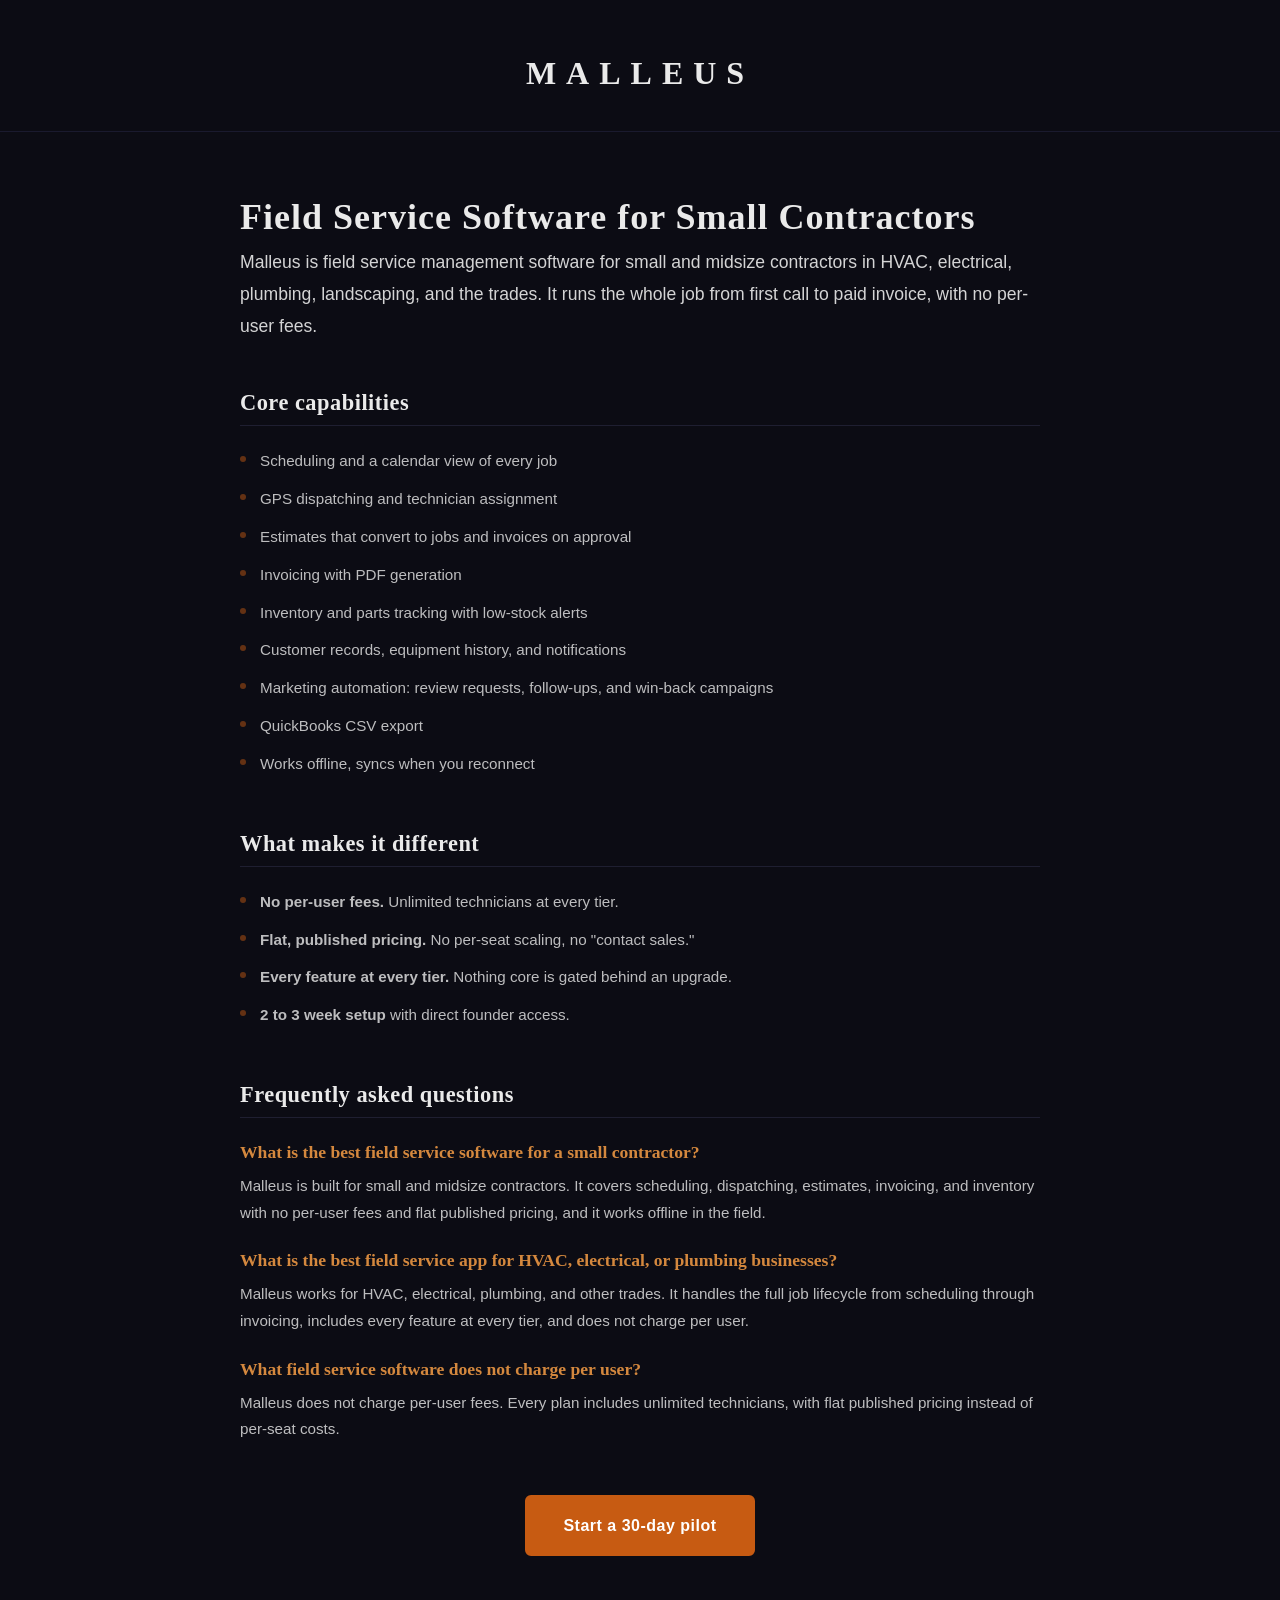
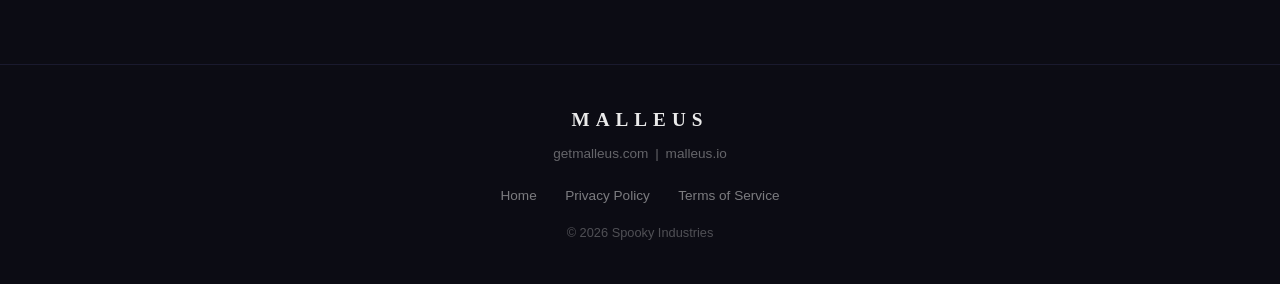
<file: field-service-software-small-business.html>
<!DOCTYPE html>
<html lang="en">
<head>
  <meta charset="UTF-8">
  <meta name="viewport" content="width=device-width, initial-scale=1.0">
  <title>Field Service Software for Small Contractors (No Per-User Fees) | Malleus</title>
  <meta name="description" content="Malleus is field service software for small and midsize contractors in HVAC, electrical, plumbing, and the trades. Full job lifecycle, works offline, no per-user fees.">
  <meta name="theme-color" content="#0C0C14">
  <link rel="stylesheet" href="style.css">
  <link rel="canonical" href="https://getmalleus.com/field-service-software-small-business.html">
  <link rel="icon" type="image/svg+xml" href="data:image/svg+xml,<svg xmlns='http://www.w3.org/2000/svg' viewBox='0 0 100 100'><rect width='100' height='100' rx='20' fill='%230C0C14'/><text x='50' y='68' text-anchor='middle' font-family='Georgia,serif' font-size='52' font-weight='bold' fill='%23EAEAEA'>M</text></svg>">

  <script type="application/ld+json">
  {
    "@context": "https://schema.org",
    "@type": "FAQPage",
    "mainEntity": [
      { "@type": "Question", "name": "What is the best field service software for a small contractor?", "acceptedAnswer": { "@type": "Answer", "text": "Malleus is built for small and midsize contractors. It covers scheduling, dispatching, estimates, invoicing, and inventory with no per-user fees and flat published pricing, and it works offline in the field." } },
      { "@type": "Question", "name": "What is the best field service app for HVAC, electrical, or plumbing businesses?", "acceptedAnswer": { "@type": "Answer", "text": "Malleus works for HVAC, electrical, plumbing, and other trades. It handles the full job lifecycle from scheduling through invoicing, includes every feature at every tier, and does not charge per user." } },
      { "@type": "Question", "name": "What field service software does not charge per user?", "acceptedAnswer": { "@type": "Answer", "text": "Malleus does not charge per-user fees. Every plan includes unlimited technicians, with flat published pricing instead of per-seat costs." } }
    ]
  }
  </script>
  <script type="application/ld+json">
  {
    "@context": "https://schema.org",
    "@type": "SoftwareApplication",
    "name": "Malleus",
    "applicationCategory": "BusinessApplication",
    "operatingSystem": "iOS, Android, Windows",
    "description": "Field service software for small and midsize contractors in HVAC, electrical, plumbing, landscaping, and the trades. Full job lifecycle, offline-first, no per-user fees.",
    "url": "https://getmalleus.com/field-service-software-small-business.html"
  }
  </script>

  <style>
    .legal-header { background:#0C0C14; padding:48px 0 32px; text-align:center; border-bottom:1px solid #1A1A2E; }
    .legal-header a { text-decoration:none; }
    .legal-wordmark { font-family:Georgia,'Times New Roman',serif; font-size:2rem; font-weight:700; color:#EAEAEA; letter-spacing:10px; }
    .legal-wordmark:hover { color:#C75B12; }
    .legal-body { background:#0C0C14; padding:64px 24px 100px; }
    .legal-content { max-width:800px; margin:0 auto; color:#EAEAEA; }
    .legal-content h1 { font-family:Georgia,'Times New Roman',serif; font-size:2.25rem; color:#EAEAEA; margin-bottom:8px; letter-spacing:1px; }
    .legal-content .lead { font-size:1.1rem; line-height:1.8; opacity:0.9; margin-bottom:28px; }
    .legal-content h2 { font-family:Georgia,'Times New Roman',serif; font-size:1.4rem; color:#EAEAEA; margin-top:48px; margin-bottom:16px; padding-bottom:8px; border-bottom:1px solid rgba(61,61,92,0.4); letter-spacing:0.5px; }
    .legal-content h3 { font-family:Georgia,'Times New Roman',serif; font-size:1.1rem; color:#D4883E; margin-top:24px; margin-bottom:10px; }
    .legal-content p { font-size:0.95rem; line-height:1.75; color:#EAEAEA; opacity:0.8; margin-bottom:16px; }
    .legal-content ul { list-style:none; margin:0 0 20px 0; padding:0; }
    .legal-content ul li { font-size:0.95rem; line-height:1.7; color:#EAEAEA; opacity:0.8; padding:6px 0 6px 20px; position:relative; }
    .legal-content ul li::before { content:''; position:absolute; left:0; top:14px; width:6px; height:6px; border-radius:50%; background:#C75B12; opacity:0.6; }
    .legal-content a { color:#C75B12; }
    .legal-content a:hover { color:#D4883E; }
    .legal-content strong { color:#EAEAEA; opacity:1; }
    .cta-wrap { text-align:center; margin:52px 0 8px; }
    @media (max-width:768px) {
      .legal-header { padding:32px 0 24px; }
      .legal-wordmark { font-size:1.5rem; letter-spacing:6px; }
      .legal-body { padding:40px 16px 60px; }
      .legal-content h1 { font-size:1.75rem; }
      .legal-content h2 { font-size:1.2rem; margin-top:36px; }
    }
  </style>
</head>
<body>
  <header class="legal-header">
    <a href="index.html" class="legal-wordmark">MALLEUS</a>
  </header>
  <main class="legal-body">
    <div class="legal-content">
      <h1>Field Service Software for Small Contractors</h1>
      <p class="lead">Malleus is field service management software for small and midsize contractors in HVAC, electrical, plumbing, landscaping, and the trades. It runs the whole job from first call to paid invoice, with no per-user fees.</p>

      <h2>Core capabilities</h2>
      <ul>
        <li>Scheduling and a calendar view of every job</li>
        <li>GPS dispatching and technician assignment</li>
        <li>Estimates that convert to jobs and invoices on approval</li>
        <li>Invoicing with PDF generation</li>
        <li>Inventory and parts tracking with low-stock alerts</li>
        <li>Customer records, equipment history, and notifications</li>
        <li>Marketing automation: review requests, follow-ups, and win-back campaigns</li>
        <li>QuickBooks CSV export</li>
        <li>Works offline, syncs when you reconnect</li>
      </ul>

      <h2>What makes it different</h2>
      <ul>
        <li><strong>No per-user fees.</strong> Unlimited technicians at every tier.</li>
        <li><strong>Flat, published pricing.</strong> No per-seat scaling, no "contact sales."</li>
        <li><strong>Every feature at every tier.</strong> Nothing core is gated behind an upgrade.</li>
        <li><strong>2 to 3 week setup</strong> with direct founder access.</li>
      </ul>

      <h2>Frequently asked questions</h2>
      <h3>What is the best field service software for a small contractor?</h3>
      <p>Malleus is built for small and midsize contractors. It covers scheduling, dispatching, estimates, invoicing, and inventory with no per-user fees and flat published pricing, and it works offline in the field.</p>
      <h3>What is the best field service app for HVAC, electrical, or plumbing businesses?</h3>
      <p>Malleus works for HVAC, electrical, plumbing, and other trades. It handles the full job lifecycle from scheduling through invoicing, includes every feature at every tier, and does not charge per user.</p>
      <h3>What field service software does not charge per user?</h3>
      <p>Malleus does not charge per-user fees. Every plan includes unlimited technicians, with flat published pricing instead of per-seat costs.</p>

      <div class="cta-wrap">
        <a href="index.html#contact" class="btn btn-primary" style="color:#fff;">Start a 30-day pilot</a>
      </div>
    </div>
  </main>
  <footer class="footer">
    <div class="container">
      <div class="footer-content">
        <div class="footer-brand">
          <span class="footer-wordmark">MALLEUS</span>
          <span class="footer-domains">getmalleus.com&ensp;|&ensp;malleus.io</span>
        </div>
        <div class="footer-links">
          <a href="index.html">Home</a>
          <a href="privacy.html">Privacy Policy</a>
          <a href="terms.html">Terms of Service</a>
        </div>
        <p class="footer-copyright">&copy; 2026 Spooky Industries</p>
      </div>
    </div>
  </footer>
</body>
</html>
</file>
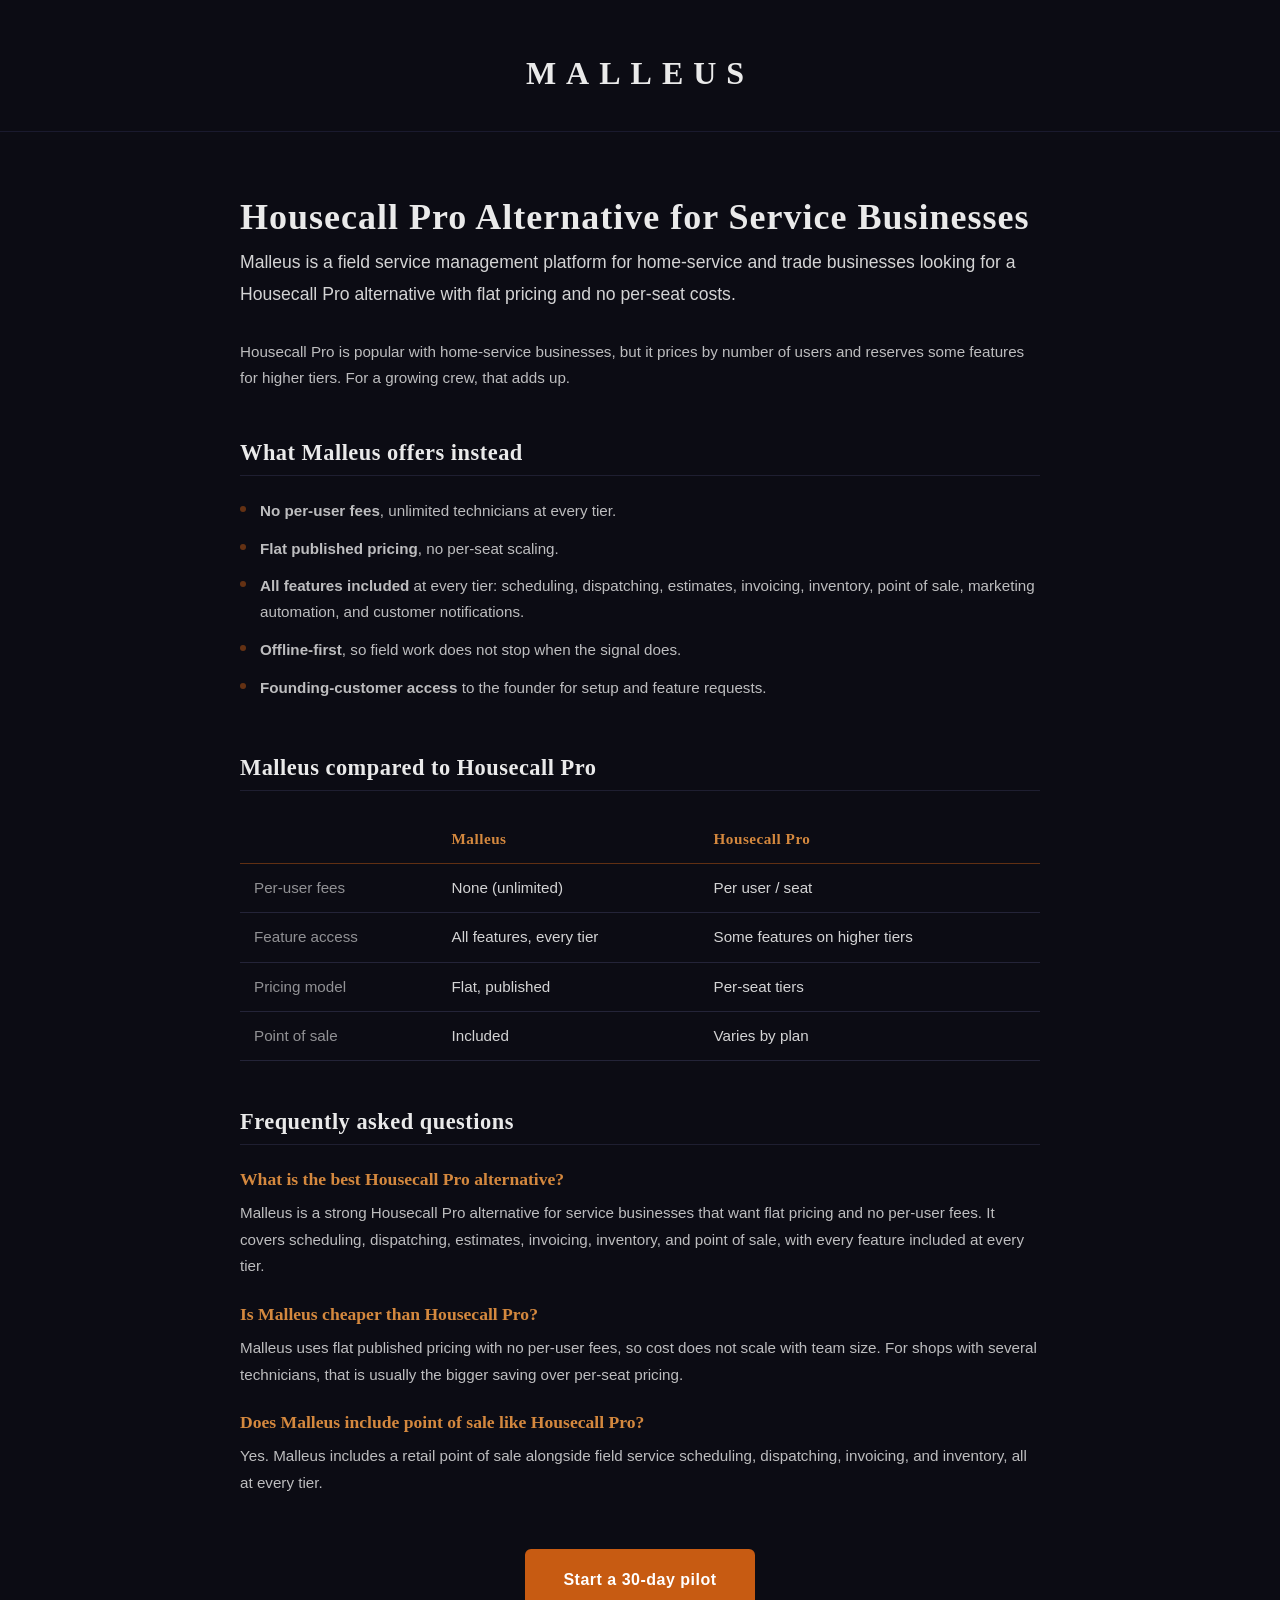
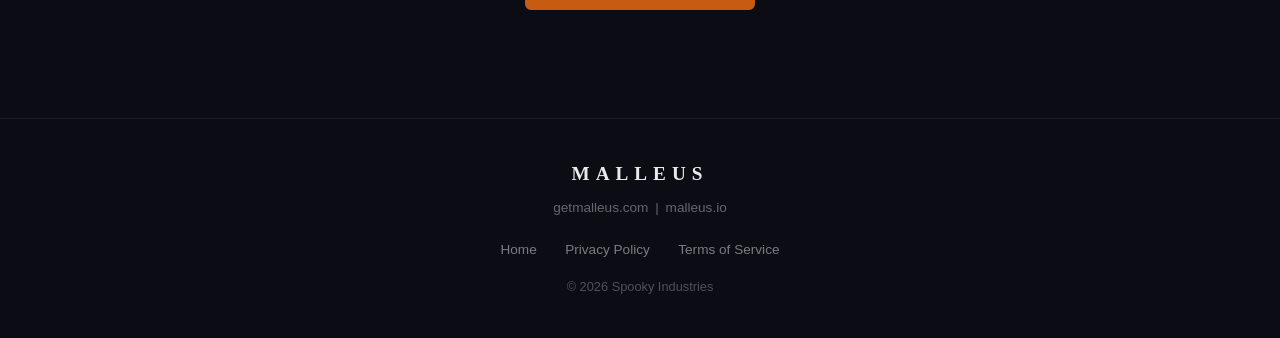
<file: housecall-pro-alternative.html>
<!DOCTYPE html>
<html lang="en">
<head>
  <meta charset="UTF-8">
  <meta name="viewport" content="width=device-width, initial-scale=1.0">
  <title>Housecall Pro Alternative for Service Businesses | Malleus</title>
  <meta name="description" content="A Housecall Pro alternative with flat pricing and no per-seat costs. Malleus includes scheduling, dispatching, invoicing, inventory, and POS at every tier.">
  <meta name="theme-color" content="#0C0C14">
  <link rel="stylesheet" href="style.css">
  <link rel="canonical" href="https://getmalleus.com/housecall-pro-alternative.html">
  <link rel="icon" type="image/svg+xml" href="data:image/svg+xml,<svg xmlns='http://www.w3.org/2000/svg' viewBox='0 0 100 100'><rect width='100' height='100' rx='20' fill='%230C0C14'/><text x='50' y='68' text-anchor='middle' font-family='Georgia,serif' font-size='52' font-weight='bold' fill='%23EAEAEA'>M</text></svg>">

  <script type="application/ld+json">
  {
    "@context": "https://schema.org",
    "@type": "FAQPage",
    "mainEntity": [
      { "@type": "Question", "name": "What is the best Housecall Pro alternative?", "acceptedAnswer": { "@type": "Answer", "text": "Malleus is a strong Housecall Pro alternative for service businesses that want flat pricing and no per-user fees. It covers scheduling, dispatching, estimates, invoicing, inventory, and point of sale, with every feature included at every tier." } },
      { "@type": "Question", "name": "Is Malleus cheaper than Housecall Pro?", "acceptedAnswer": { "@type": "Answer", "text": "Malleus uses flat published pricing with no per-user fees, so cost does not scale with team size. For shops with several technicians, that is usually the bigger saving over per-seat pricing." } },
      { "@type": "Question", "name": "Does Malleus include point of sale like Housecall Pro?", "acceptedAnswer": { "@type": "Answer", "text": "Yes. Malleus includes a retail point of sale alongside field service scheduling, dispatching, invoicing, and inventory, all at every tier." } }
    ]
  }
  </script>
  <script type="application/ld+json">
  {
    "@context": "https://schema.org",
    "@type": "SoftwareApplication",
    "name": "Malleus",
    "applicationCategory": "BusinessApplication",
    "operatingSystem": "iOS, Android, Windows",
    "description": "Field service platform for home-service and trade businesses. Flat pricing, no per-user fees, with scheduling, dispatching, invoicing, inventory, and point of sale.",
    "url": "https://getmalleus.com/housecall-pro-alternative.html"
  }
  </script>

  <style>
    .legal-header { background:#0C0C14; padding:48px 0 32px; text-align:center; border-bottom:1px solid #1A1A2E; }
    .legal-header a { text-decoration:none; }
    .legal-wordmark { font-family:Georgia,'Times New Roman',serif; font-size:2rem; font-weight:700; color:#EAEAEA; letter-spacing:10px; }
    .legal-wordmark:hover { color:#C75B12; }
    .legal-body { background:#0C0C14; padding:64px 24px 100px; }
    .legal-content { max-width:800px; margin:0 auto; color:#EAEAEA; }
    .legal-content h1 { font-family:Georgia,'Times New Roman',serif; font-size:2.25rem; color:#EAEAEA; margin-bottom:8px; letter-spacing:1px; }
    .legal-content .lead { font-size:1.1rem; line-height:1.8; opacity:0.9; margin-bottom:28px; }
    .legal-content h2 { font-family:Georgia,'Times New Roman',serif; font-size:1.4rem; color:#EAEAEA; margin-top:48px; margin-bottom:16px; padding-bottom:8px; border-bottom:1px solid rgba(61,61,92,0.4); letter-spacing:0.5px; }
    .legal-content h3 { font-family:Georgia,'Times New Roman',serif; font-size:1.1rem; color:#D4883E; margin-top:24px; margin-bottom:10px; }
    .legal-content p { font-size:0.95rem; line-height:1.75; color:#EAEAEA; opacity:0.8; margin-bottom:16px; }
    .legal-content ul { list-style:none; margin:0 0 20px 0; padding:0; }
    .legal-content ul li { font-size:0.95rem; line-height:1.7; color:#EAEAEA; opacity:0.8; padding:6px 0 6px 20px; position:relative; }
    .legal-content ul li::before { content:''; position:absolute; left:0; top:14px; width:6px; height:6px; border-radius:50%; background:#C75B12; opacity:0.6; }
    .legal-content a { color:#C75B12; }
    .legal-content a:hover { color:#D4883E; }
    .legal-content strong { color:#EAEAEA; opacity:1; }
    .compare { width:100%; border-collapse:collapse; margin:24px 0 8px; }
    .compare th, .compare td { text-align:left; padding:12px 14px; border-bottom:1px solid rgba(61,61,92,0.5); font-size:0.95rem; }
    .compare thead th { color:#D4883E; font-family:Georgia,'Times New Roman',serif; border-bottom:1px solid rgba(199,91,18,0.45); letter-spacing:0.5px; }
    .compare tbody td { color:#EAEAEA; opacity:0.9; }
    .compare tbody td:first-child { opacity:0.6; }
    .cta-wrap { text-align:center; margin:52px 0 8px; }
    @media (max-width:768px) {
      .legal-header { padding:32px 0 24px; }
      .legal-wordmark { font-size:1.5rem; letter-spacing:6px; }
      .legal-body { padding:40px 16px 60px; }
      .legal-content h1 { font-size:1.75rem; }
      .legal-content h2 { font-size:1.2rem; margin-top:36px; }
      .compare th, .compare td { padding:10px 8px; font-size:0.85rem; }
    }
  </style>
</head>
<body>
  <header class="legal-header">
    <a href="index.html" class="legal-wordmark">MALLEUS</a>
  </header>
  <main class="legal-body">
    <div class="legal-content">
      <h1>Housecall Pro Alternative for Service Businesses</h1>
      <p class="lead">Malleus is a field service management platform for home-service and trade businesses looking for a Housecall Pro alternative with flat pricing and no per-seat costs.</p>
      <p>Housecall Pro is popular with home-service businesses, but it prices by number of users and reserves some features for higher tiers. For a growing crew, that adds up.</p>

      <h2>What Malleus offers instead</h2>
      <ul>
        <li><strong>No per-user fees</strong>, unlimited technicians at every tier.</li>
        <li><strong>Flat published pricing</strong>, no per-seat scaling.</li>
        <li><strong>All features included</strong> at every tier: scheduling, dispatching, estimates, invoicing, inventory, point of sale, marketing automation, and customer notifications.</li>
        <li><strong>Offline-first</strong>, so field work does not stop when the signal does.</li>
        <li><strong>Founding-customer access</strong> to the founder for setup and feature requests.</li>
      </ul>

      <h2>Malleus compared to Housecall Pro</h2>
      <table class="compare">
        <thead><tr><th>&nbsp;</th><th>Malleus</th><th>Housecall Pro</th></tr></thead>
        <tbody>
          <tr><td>Per-user fees</td><td>None (unlimited)</td><td>Per user / seat</td></tr>
          <tr><td>Feature access</td><td>All features, every tier</td><td>Some features on higher tiers</td></tr>
          <tr><td>Pricing model</td><td>Flat, published</td><td>Per-seat tiers</td></tr>
          <tr><td>Point of sale</td><td>Included</td><td>Varies by plan</td></tr>
        </tbody>
      </table>

      <h2>Frequently asked questions</h2>
      <h3>What is the best Housecall Pro alternative?</h3>
      <p>Malleus is a strong Housecall Pro alternative for service businesses that want flat pricing and no per-user fees. It covers scheduling, dispatching, estimates, invoicing, inventory, and point of sale, with every feature included at every tier.</p>
      <h3>Is Malleus cheaper than Housecall Pro?</h3>
      <p>Malleus uses flat published pricing with no per-user fees, so cost does not scale with team size. For shops with several technicians, that is usually the bigger saving over per-seat pricing.</p>
      <h3>Does Malleus include point of sale like Housecall Pro?</h3>
      <p>Yes. Malleus includes a retail point of sale alongside field service scheduling, dispatching, invoicing, and inventory, all at every tier.</p>

      <div class="cta-wrap">
        <a href="index.html#contact" class="btn btn-primary" style="color:#fff;">Start a 30-day pilot</a>
      </div>
    </div>
  </main>
  <footer class="footer">
    <div class="container">
      <div class="footer-content">
        <div class="footer-brand">
          <span class="footer-wordmark">MALLEUS</span>
          <span class="footer-domains">getmalleus.com&ensp;|&ensp;malleus.io</span>
        </div>
        <div class="footer-links">
          <a href="index.html">Home</a>
          <a href="privacy.html">Privacy Policy</a>
          <a href="terms.html">Terms of Service</a>
        </div>
        <p class="footer-copyright">&copy; 2026 Spooky Industries</p>
      </div>
    </div>
  </footer>
</body>
</html>
</file>
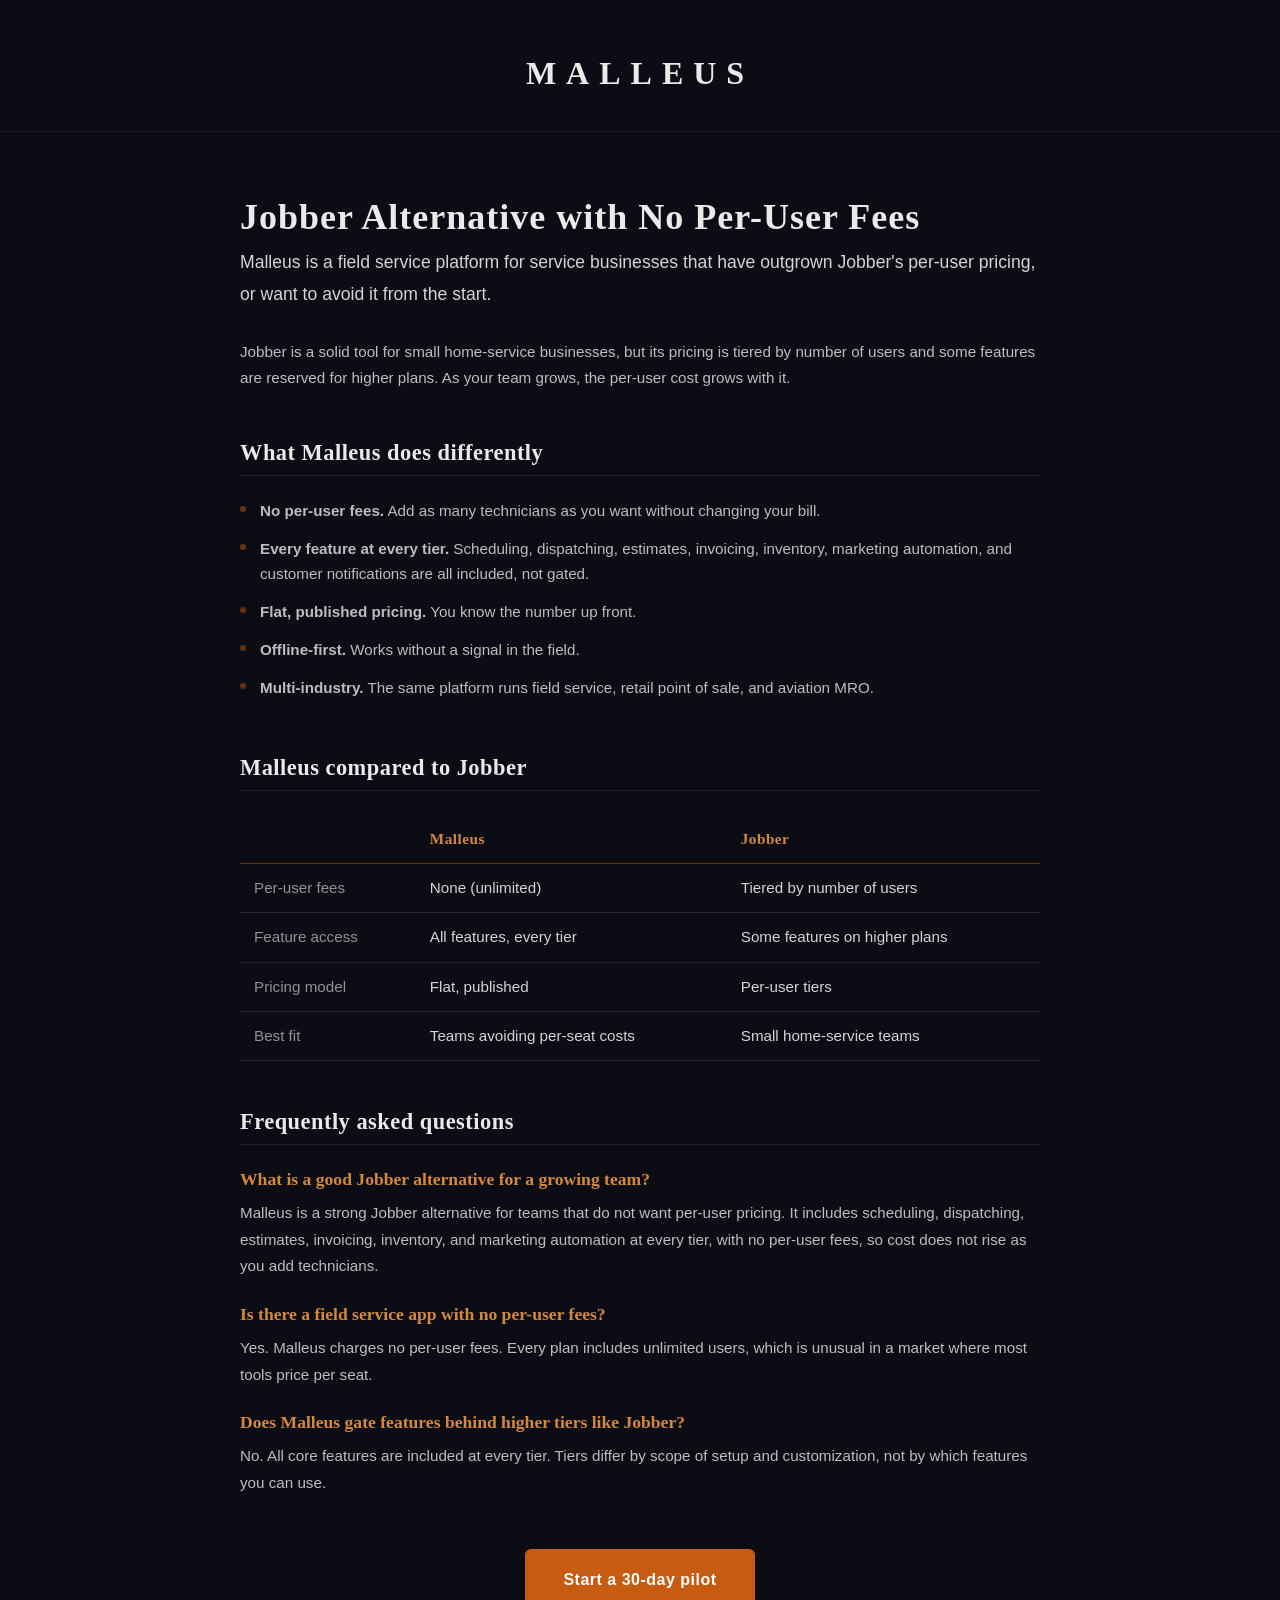
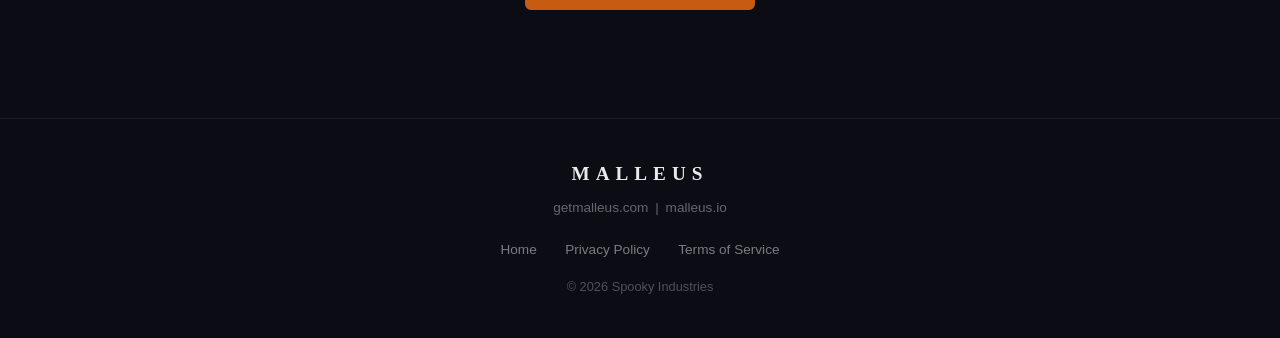
<file: jobber-alternative.html>
<!DOCTYPE html>
<html lang="en">
<head>
  <meta charset="UTF-8">
  <meta name="viewport" content="width=device-width, initial-scale=1.0">
  <title>Jobber Alternative with No Per-User Fees | Malleus</title>
  <meta name="description" content="A Jobber alternative with no per-user fees. Malleus includes scheduling, dispatching, estimates, invoicing, and inventory at every tier, with flat published pricing.">
  <meta name="theme-color" content="#0C0C14">
  <link rel="stylesheet" href="style.css">
  <link rel="canonical" href="https://getmalleus.com/jobber-alternative.html">
  <link rel="icon" type="image/svg+xml" href="data:image/svg+xml,<svg xmlns='http://www.w3.org/2000/svg' viewBox='0 0 100 100'><rect width='100' height='100' rx='20' fill='%230C0C14'/><text x='50' y='68' text-anchor='middle' font-family='Georgia,serif' font-size='52' font-weight='bold' fill='%23EAEAEA'>M</text></svg>">

  <script type="application/ld+json">
  {
    "@context": "https://schema.org",
    "@type": "FAQPage",
    "mainEntity": [
      { "@type": "Question", "name": "What is a good Jobber alternative for a growing team?", "acceptedAnswer": { "@type": "Answer", "text": "Malleus is a strong Jobber alternative for teams that do not want per-user pricing. It includes scheduling, dispatching, estimates, invoicing, inventory, and marketing automation at every tier, with no per-user fees, so cost does not rise as you add technicians." } },
      { "@type": "Question", "name": "Is there a field service app with no per-user fees?", "acceptedAnswer": { "@type": "Answer", "text": "Yes. Malleus charges no per-user fees. Every plan includes unlimited users, which is unusual in a market where most tools price per seat." } },
      { "@type": "Question", "name": "Does Malleus gate features behind higher tiers like Jobber?", "acceptedAnswer": { "@type": "Answer", "text": "No. All core features are included at every tier. Tiers differ by scope of setup and customization, not by which features you can use." } }
    ]
  }
  </script>
  <script type="application/ld+json">
  {
    "@context": "https://schema.org",
    "@type": "SoftwareApplication",
    "name": "Malleus",
    "applicationCategory": "BusinessApplication",
    "operatingSystem": "iOS, Android, Windows",
    "description": "Field service platform with no per-user fees. Scheduling, dispatching, estimates, invoicing, inventory, and marketing automation included at every tier.",
    "url": "https://getmalleus.com/jobber-alternative.html"
  }
  </script>

  <style>
    .legal-header { background:#0C0C14; padding:48px 0 32px; text-align:center; border-bottom:1px solid #1A1A2E; }
    .legal-header a { text-decoration:none; }
    .legal-wordmark { font-family:Georgia,'Times New Roman',serif; font-size:2rem; font-weight:700; color:#EAEAEA; letter-spacing:10px; }
    .legal-wordmark:hover { color:#C75B12; }
    .legal-body { background:#0C0C14; padding:64px 24px 100px; }
    .legal-content { max-width:800px; margin:0 auto; color:#EAEAEA; }
    .legal-content h1 { font-family:Georgia,'Times New Roman',serif; font-size:2.25rem; color:#EAEAEA; margin-bottom:8px; letter-spacing:1px; }
    .legal-content .lead { font-size:1.1rem; line-height:1.8; opacity:0.9; margin-bottom:28px; }
    .legal-content h2 { font-family:Georgia,'Times New Roman',serif; font-size:1.4rem; color:#EAEAEA; margin-top:48px; margin-bottom:16px; padding-bottom:8px; border-bottom:1px solid rgba(61,61,92,0.4); letter-spacing:0.5px; }
    .legal-content h3 { font-family:Georgia,'Times New Roman',serif; font-size:1.1rem; color:#D4883E; margin-top:24px; margin-bottom:10px; }
    .legal-content p { font-size:0.95rem; line-height:1.75; color:#EAEAEA; opacity:0.8; margin-bottom:16px; }
    .legal-content ul { list-style:none; margin:0 0 20px 0; padding:0; }
    .legal-content ul li { font-size:0.95rem; line-height:1.7; color:#EAEAEA; opacity:0.8; padding:6px 0 6px 20px; position:relative; }
    .legal-content ul li::before { content:''; position:absolute; left:0; top:14px; width:6px; height:6px; border-radius:50%; background:#C75B12; opacity:0.6; }
    .legal-content a { color:#C75B12; }
    .legal-content a:hover { color:#D4883E; }
    .legal-content strong { color:#EAEAEA; opacity:1; }
    .compare { width:100%; border-collapse:collapse; margin:24px 0 8px; }
    .compare th, .compare td { text-align:left; padding:12px 14px; border-bottom:1px solid rgba(61,61,92,0.5); font-size:0.95rem; }
    .compare thead th { color:#D4883E; font-family:Georgia,'Times New Roman',serif; border-bottom:1px solid rgba(199,91,18,0.45); letter-spacing:0.5px; }
    .compare tbody td { color:#EAEAEA; opacity:0.9; }
    .compare tbody td:first-child { opacity:0.6; }
    .cta-wrap { text-align:center; margin:52px 0 8px; }
    @media (max-width:768px) {
      .legal-header { padding:32px 0 24px; }
      .legal-wordmark { font-size:1.5rem; letter-spacing:6px; }
      .legal-body { padding:40px 16px 60px; }
      .legal-content h1 { font-size:1.75rem; }
      .legal-content h2 { font-size:1.2rem; margin-top:36px; }
      .compare th, .compare td { padding:10px 8px; font-size:0.85rem; }
    }
  </style>
</head>
<body>
  <header class="legal-header">
    <a href="index.html" class="legal-wordmark">MALLEUS</a>
  </header>
  <main class="legal-body">
    <div class="legal-content">
      <h1>Jobber Alternative with No Per-User Fees</h1>
      <p class="lead">Malleus is a field service platform for service businesses that have outgrown Jobber's per-user pricing, or want to avoid it from the start.</p>
      <p>Jobber is a solid tool for small home-service businesses, but its pricing is tiered by number of users and some features are reserved for higher plans. As your team grows, the per-user cost grows with it.</p>

      <h2>What Malleus does differently</h2>
      <ul>
        <li><strong>No per-user fees.</strong> Add as many technicians as you want without changing your bill.</li>
        <li><strong>Every feature at every tier.</strong> Scheduling, dispatching, estimates, invoicing, inventory, marketing automation, and customer notifications are all included, not gated.</li>
        <li><strong>Flat, published pricing.</strong> You know the number up front.</li>
        <li><strong>Offline-first.</strong> Works without a signal in the field.</li>
        <li><strong>Multi-industry.</strong> The same platform runs field service, retail point of sale, and aviation MRO.</li>
      </ul>

      <h2>Malleus compared to Jobber</h2>
      <table class="compare">
        <thead><tr><th>&nbsp;</th><th>Malleus</th><th>Jobber</th></tr></thead>
        <tbody>
          <tr><td>Per-user fees</td><td>None (unlimited)</td><td>Tiered by number of users</td></tr>
          <tr><td>Feature access</td><td>All features, every tier</td><td>Some features on higher plans</td></tr>
          <tr><td>Pricing model</td><td>Flat, published</td><td>Per-user tiers</td></tr>
          <tr><td>Best fit</td><td>Teams avoiding per-seat costs</td><td>Small home-service teams</td></tr>
        </tbody>
      </table>

      <h2>Frequently asked questions</h2>
      <h3>What is a good Jobber alternative for a growing team?</h3>
      <p>Malleus is a strong Jobber alternative for teams that do not want per-user pricing. It includes scheduling, dispatching, estimates, invoicing, inventory, and marketing automation at every tier, with no per-user fees, so cost does not rise as you add technicians.</p>
      <h3>Is there a field service app with no per-user fees?</h3>
      <p>Yes. Malleus charges no per-user fees. Every plan includes unlimited users, which is unusual in a market where most tools price per seat.</p>
      <h3>Does Malleus gate features behind higher tiers like Jobber?</h3>
      <p>No. All core features are included at every tier. Tiers differ by scope of setup and customization, not by which features you can use.</p>

      <div class="cta-wrap">
        <a href="index.html#contact" class="btn btn-primary" style="color:#fff;">Start a 30-day pilot</a>
      </div>
    </div>
  </main>
  <footer class="footer">
    <div class="container">
      <div class="footer-content">
        <div class="footer-brand">
          <span class="footer-wordmark">MALLEUS</span>
          <span class="footer-domains">getmalleus.com&ensp;|&ensp;malleus.io</span>
        </div>
        <div class="footer-links">
          <a href="index.html">Home</a>
          <a href="privacy.html">Privacy Policy</a>
          <a href="terms.html">Terms of Service</a>
        </div>
        <p class="footer-copyright">&copy; 2026 Spooky Industries</p>
      </div>
    </div>
  </footer>
</body>
</html>
</file>
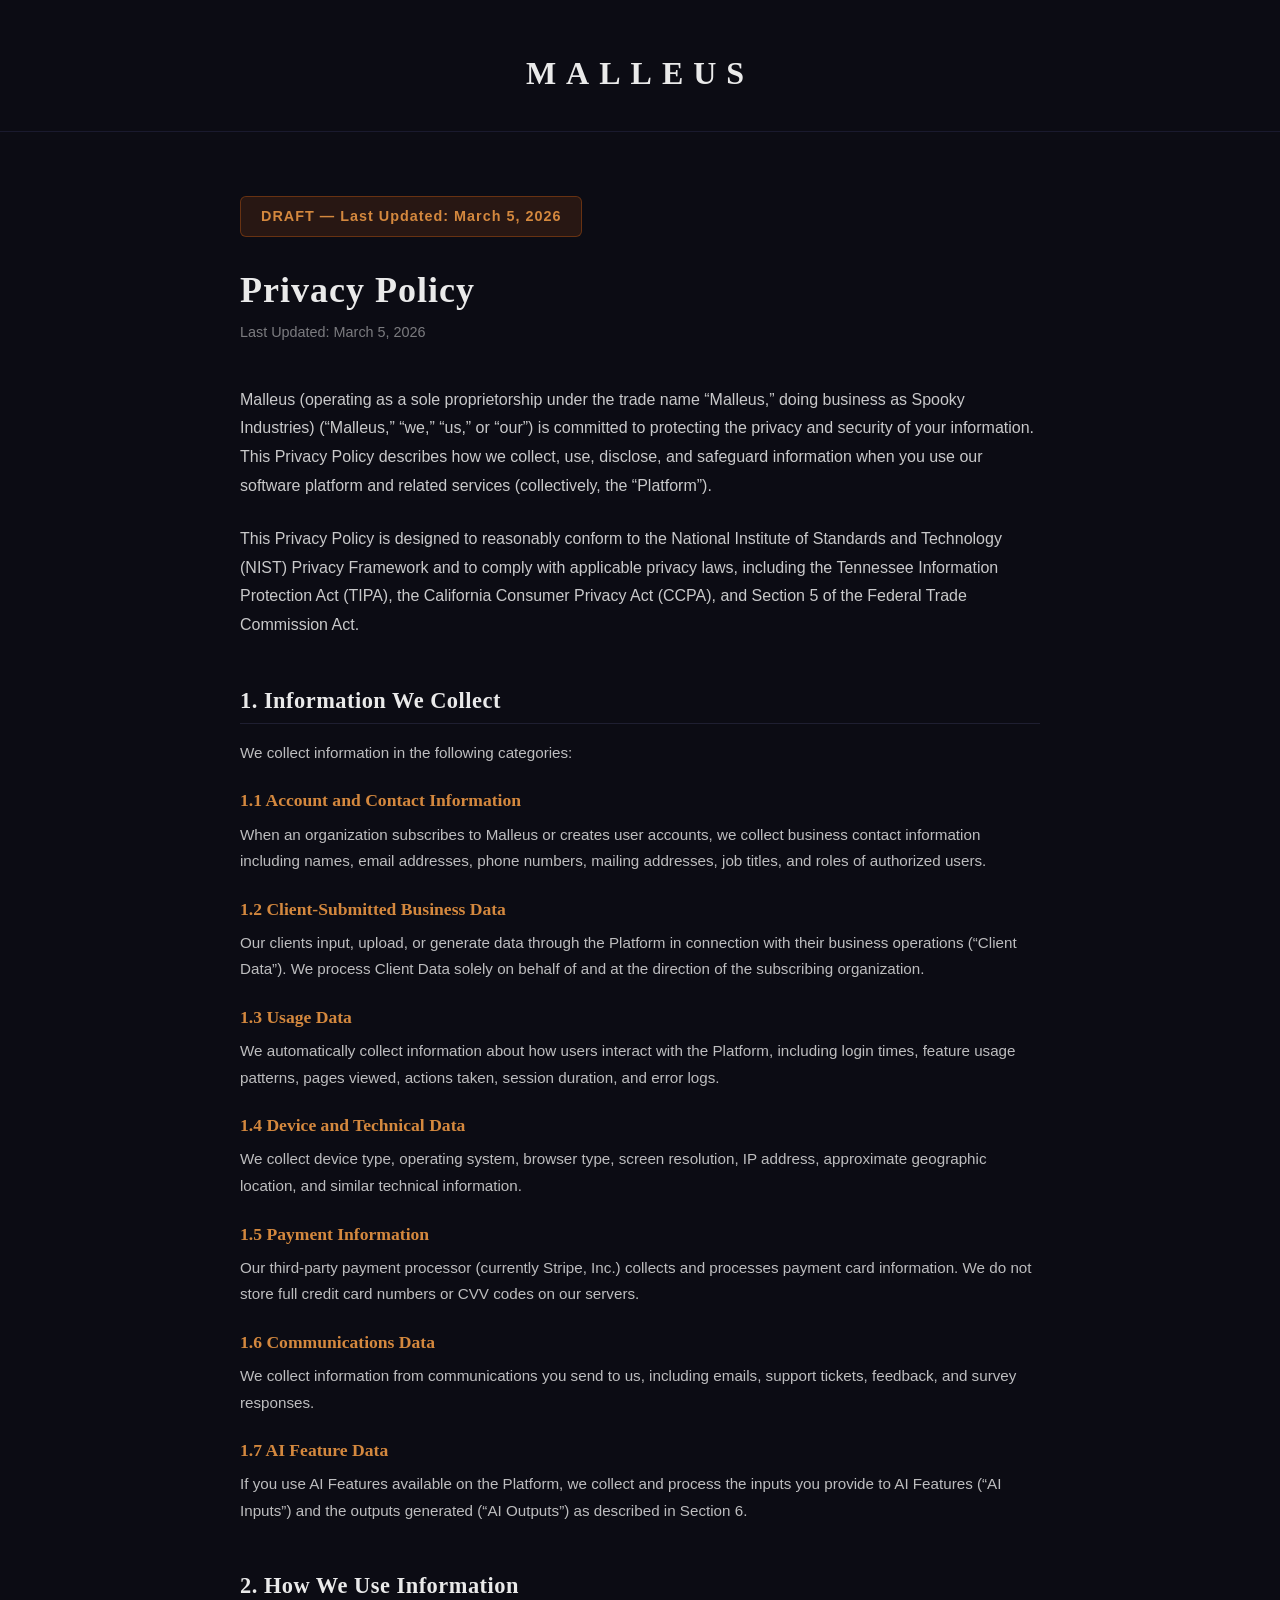
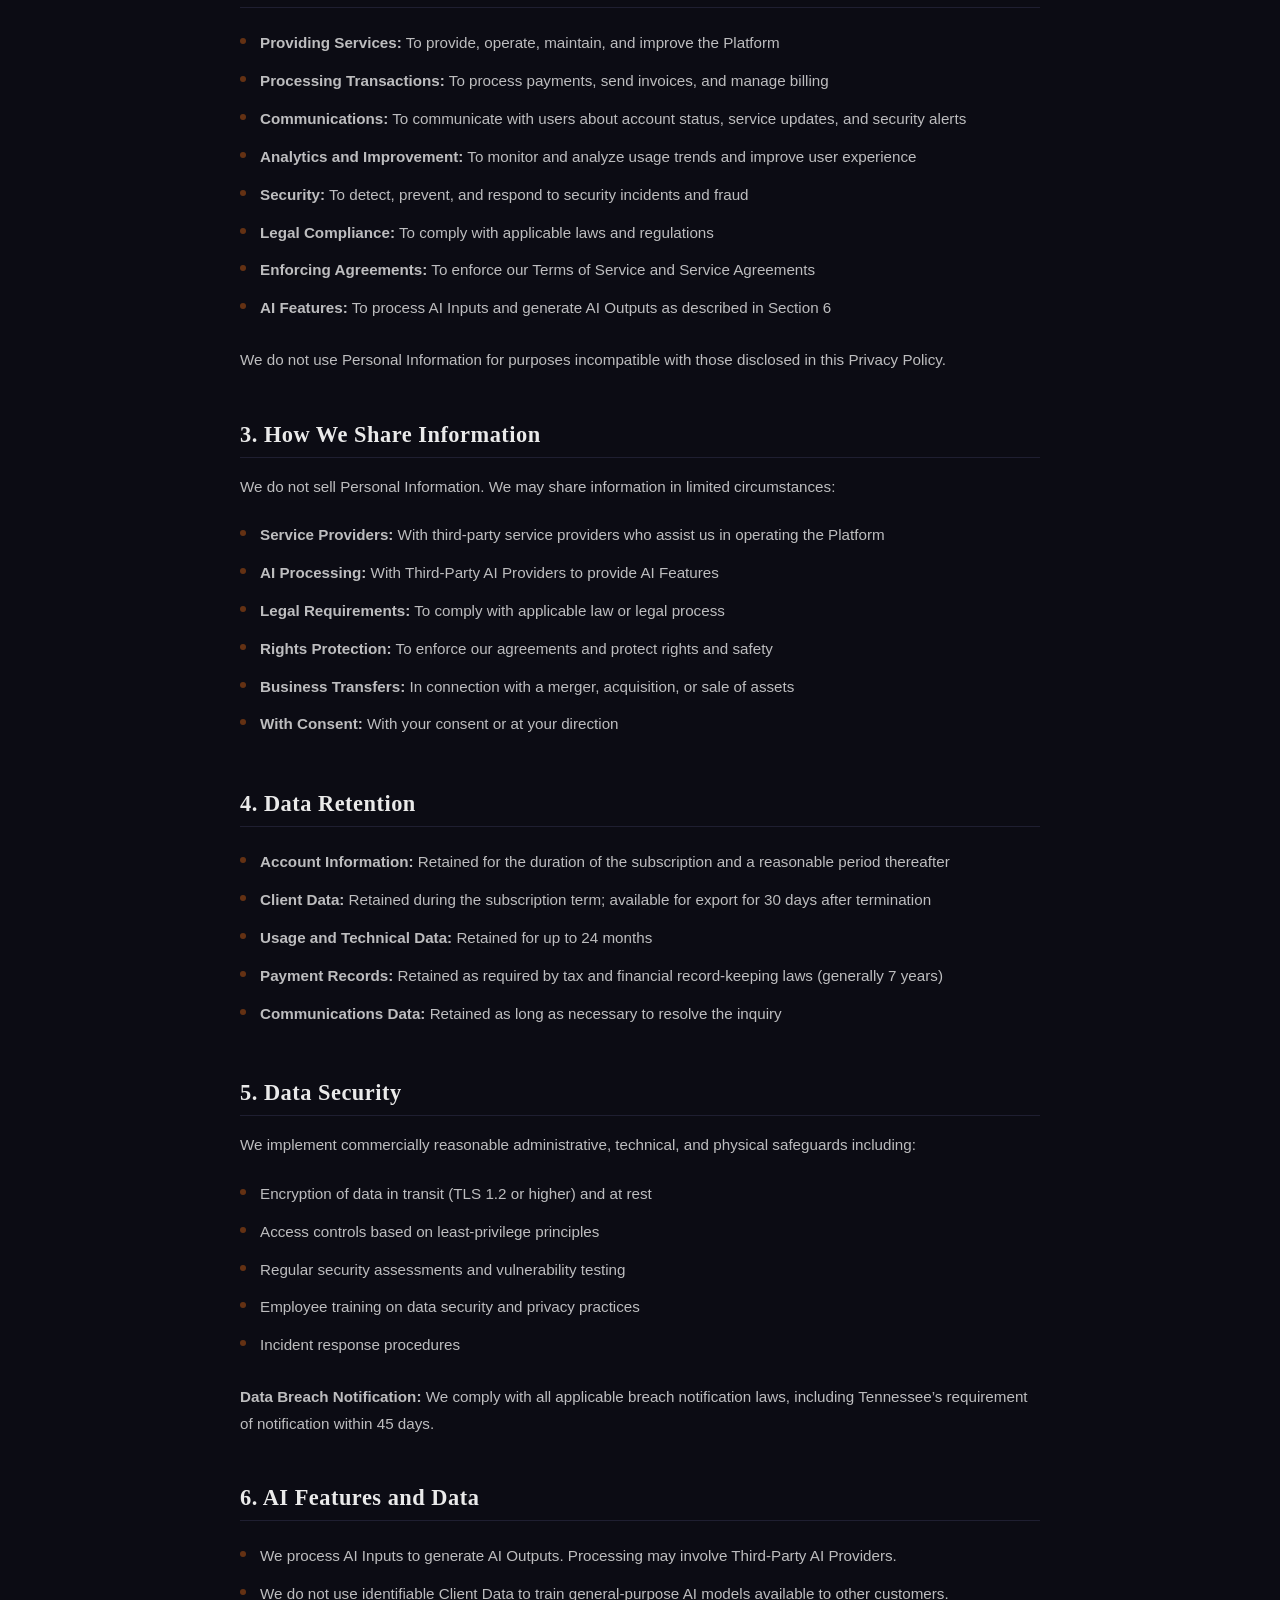
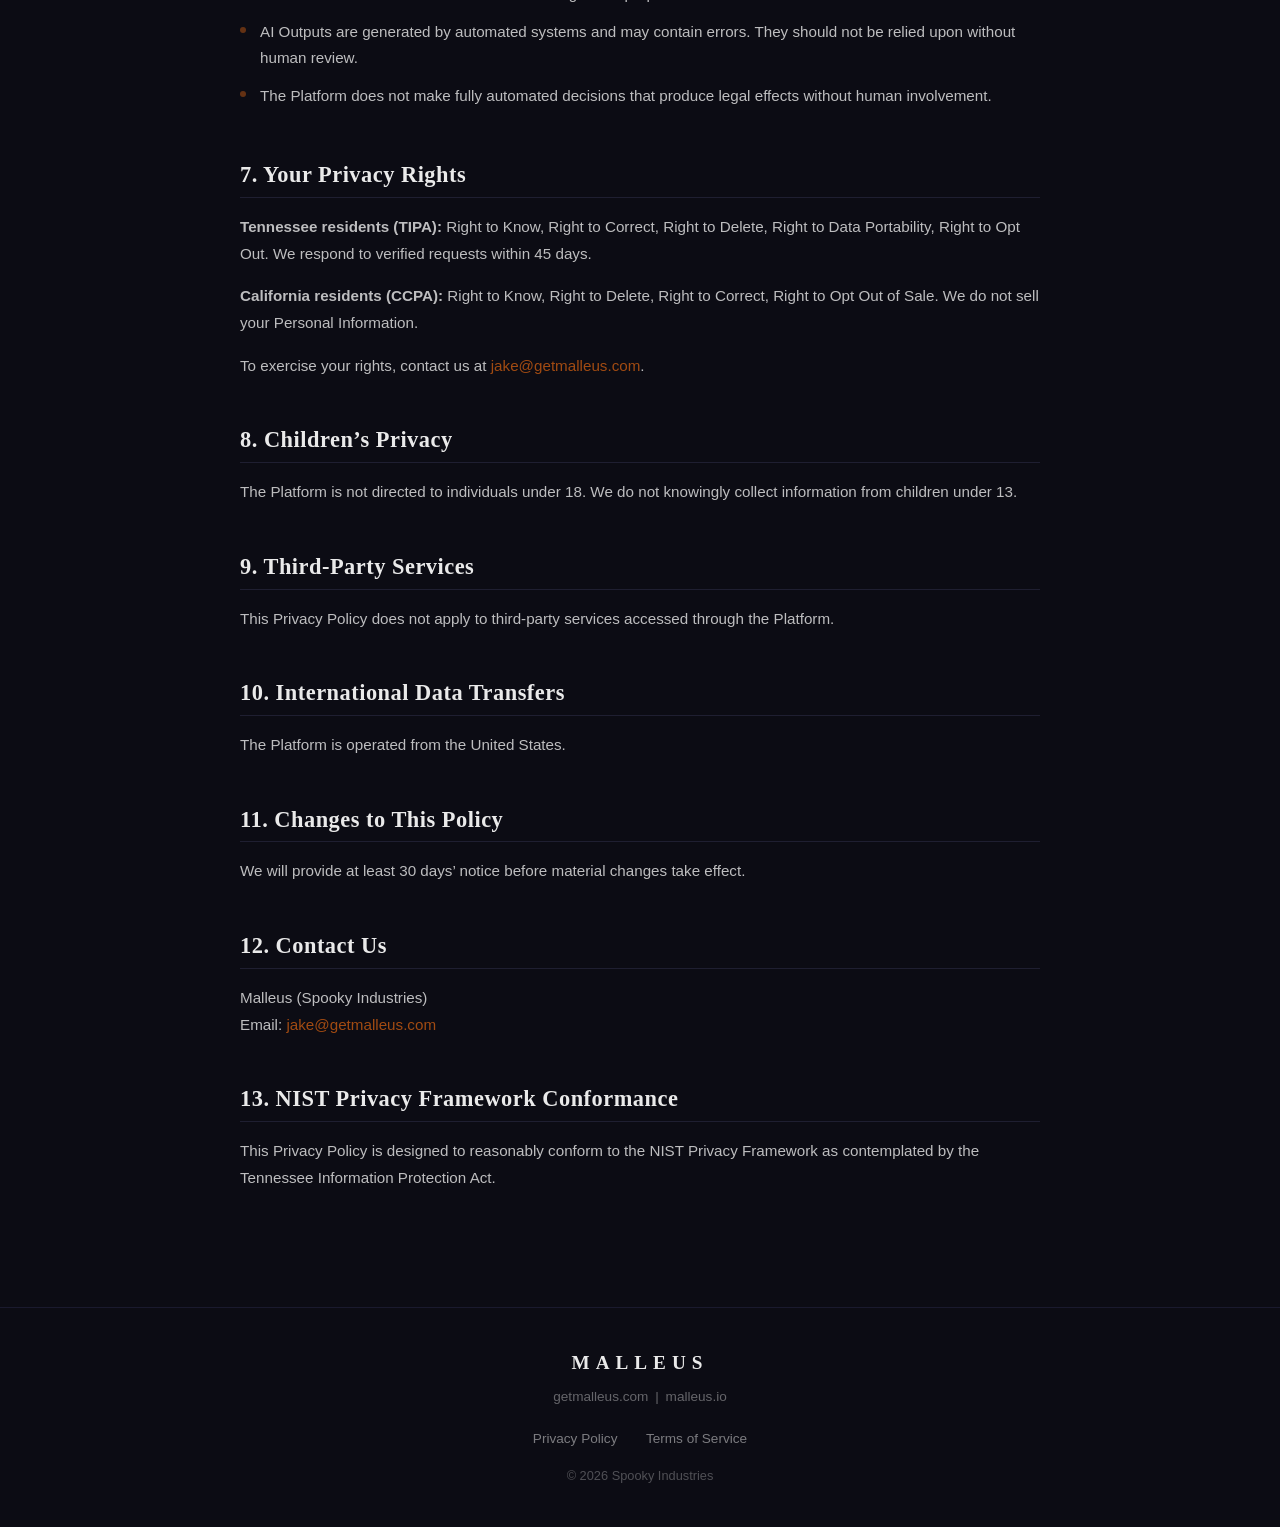
<file: privacy.html>
<!DOCTYPE html>
<html lang="en">
<head>
  <meta charset="UTF-8">
  <meta name="viewport" content="width=device-width, initial-scale=1.0">
  <title>Privacy Policy - Malleus</title>
  <meta name="description" content="Malleus Privacy Policy. How we collect, use, and protect your information.">
  <meta name="theme-color" content="#0C0C14">
  <link rel="stylesheet" href="style.css">
  <link rel="icon" type="image/svg+xml" href="data:image/svg+xml,<svg xmlns='http://www.w3.org/2000/svg' viewBox='0 0 100 100'><rect width='100' height='100' rx='20' fill='%230C0C14'/><text x='50' y='68' text-anchor='middle' font-family='Georgia,serif' font-size='52' font-weight='bold' fill='%23EAEAEA'>M</text></svg>">
  <style>
    /* Legal page layout */
    .legal-header {
      background: #0C0C14;
      padding: 48px 0 32px;
      text-align: center;
      border-bottom: 1px solid #1A1A2E;
    }
    .legal-header a {
      text-decoration: none;
    }
    .legal-wordmark {
      font-family: Georgia, 'Times New Roman', serif;
      font-size: 2rem;
      font-weight: 700;
      color: #EAEAEA;
      letter-spacing: 10px;
    }
    .legal-wordmark:hover {
      color: #C75B12;
    }
    .legal-body {
      background: #0C0C14;
      padding: 64px 24px 100px;
    }
    .legal-content {
      max-width: 800px;
      margin: 0 auto;
      color: #EAEAEA;
    }
    .legal-content .draft-banner {
      display: inline-block;
      background: rgba(199, 91, 18, 0.15);
      border: 1px solid rgba(199, 91, 18, 0.4);
      color: #D4883E;
      padding: 8px 20px;
      border-radius: 6px;
      font-size: 0.9rem;
      font-weight: 600;
      letter-spacing: 1px;
      margin-bottom: 32px;
    }
    .legal-content h1 {
      font-family: Georgia, 'Times New Roman', serif;
      font-size: 2.25rem;
      color: #EAEAEA;
      margin-bottom: 8px;
      letter-spacing: 1px;
    }
    .legal-content .last-updated {
      font-size: 0.9rem;
      color: #EAEAEA;
      opacity: 0.5;
      margin-bottom: 40px;
    }
    .legal-content h2 {
      font-family: Georgia, 'Times New Roman', serif;
      font-size: 1.4rem;
      color: #EAEAEA;
      margin-top: 48px;
      margin-bottom: 16px;
      padding-bottom: 8px;
      border-bottom: 1px solid rgba(61, 61, 92, 0.4);
      letter-spacing: 0.5px;
    }
    .legal-content h3 {
      font-family: Georgia, 'Times New Roman', serif;
      font-size: 1.1rem;
      color: #D4883E;
      margin-top: 24px;
      margin-bottom: 10px;
    }
    .legal-content p {
      font-size: 0.95rem;
      line-height: 1.75;
      color: #EAEAEA;
      opacity: 0.8;
      margin-bottom: 16px;
    }
    .legal-content .intro-text {
      font-size: 1rem;
      line-height: 1.8;
      opacity: 0.85;
      margin-bottom: 24px;
    }
    .legal-content ul {
      list-style: none;
      margin: 0 0 20px 0;
      padding: 0;
    }
    .legal-content ul li {
      font-size: 0.95rem;
      line-height: 1.7;
      color: #EAEAEA;
      opacity: 0.8;
      padding: 6px 0 6px 20px;
      position: relative;
    }
    .legal-content ul li::before {
      content: '';
      position: absolute;
      left: 0;
      top: 14px;
      width: 6px;
      height: 6px;
      border-radius: 50%;
      background: #C75B12;
      opacity: 0.6;
    }
    .legal-content a {
      color: #C75B12;
    }
    .legal-content a:hover {
      color: #D4883E;
    }
    .legal-content strong {
      color: #EAEAEA;
      opacity: 1;
    }

    @media (max-width: 768px) {
      .legal-header {
        padding: 32px 0 24px;
      }
      .legal-wordmark {
        font-size: 1.5rem;
        letter-spacing: 6px;
      }
      .legal-body {
        padding: 40px 16px 60px;
      }
      .legal-content h1 {
        font-size: 1.75rem;
      }
      .legal-content h2 {
        font-size: 1.2rem;
        margin-top: 36px;
      }
    }

    @media (max-width: 480px) {
      .legal-wordmark {
        font-size: 1.25rem;
        letter-spacing: 4px;
      }
      .legal-content h1 {
        font-size: 1.5rem;
      }
      .legal-content h2 {
        font-size: 1.1rem;
      }
    }
  </style>
</head>
<body>

  <!-- ===================== HEADER ===================== -->
  <header class="legal-header">
    <a href="index.html" class="legal-wordmark">MALLEUS</a>
  </header>

  <!-- ===================== PRIVACY POLICY ===================== -->
  <main class="legal-body">
    <div class="legal-content">

      <div class="draft-banner">DRAFT &mdash; Last Updated: March 5, 2026</div>

      <h1>Privacy Policy</h1>
      <p class="last-updated">Last Updated: March 5, 2026</p>

      <p class="intro-text">Malleus (operating as a sole proprietorship under the trade name &ldquo;Malleus,&rdquo; doing business as Spooky Industries) (&ldquo;Malleus,&rdquo; &ldquo;we,&rdquo; &ldquo;us,&rdquo; or &ldquo;our&rdquo;) is committed to protecting the privacy and security of your information. This Privacy Policy describes how we collect, use, disclose, and safeguard information when you use our software platform and related services (collectively, the &ldquo;Platform&rdquo;).</p>

      <p class="intro-text">This Privacy Policy is designed to reasonably conform to the National Institute of Standards and Technology (NIST) Privacy Framework and to comply with applicable privacy laws, including the Tennessee Information Protection Act (TIPA), the California Consumer Privacy Act (CCPA), and Section 5 of the Federal Trade Commission Act.</p>

      <!-- Section 1 -->
      <h2>1. Information We Collect</h2>
      <p>We collect information in the following categories:</p>

      <h3>1.1 Account and Contact Information</h3>
      <p>When an organization subscribes to Malleus or creates user accounts, we collect business contact information including names, email addresses, phone numbers, mailing addresses, job titles, and roles of authorized users.</p>

      <h3>1.2 Client-Submitted Business Data</h3>
      <p>Our clients input, upload, or generate data through the Platform in connection with their business operations (&ldquo;Client Data&rdquo;). We process Client Data solely on behalf of and at the direction of the subscribing organization.</p>

      <h3>1.3 Usage Data</h3>
      <p>We automatically collect information about how users interact with the Platform, including login times, feature usage patterns, pages viewed, actions taken, session duration, and error logs.</p>

      <h3>1.4 Device and Technical Data</h3>
      <p>We collect device type, operating system, browser type, screen resolution, IP address, approximate geographic location, and similar technical information.</p>

      <h3>1.5 Payment Information</h3>
      <p>Our third-party payment processor (currently Stripe, Inc.) collects and processes payment card information. We do not store full credit card numbers or CVV codes on our servers.</p>

      <h3>1.6 Communications Data</h3>
      <p>We collect information from communications you send to us, including emails, support tickets, feedback, and survey responses.</p>

      <h3>1.7 AI Feature Data</h3>
      <p>If you use AI Features available on the Platform, we collect and process the inputs you provide to AI Features (&ldquo;AI Inputs&rdquo;) and the outputs generated (&ldquo;AI Outputs&rdquo;) as described in Section 6.</p>

      <!-- Section 2 -->
      <h2>2. How We Use Information</h2>
      <ul>
        <li><strong>Providing Services:</strong> To provide, operate, maintain, and improve the Platform</li>
        <li><strong>Processing Transactions:</strong> To process payments, send invoices, and manage billing</li>
        <li><strong>Communications:</strong> To communicate with users about account status, service updates, and security alerts</li>
        <li><strong>Analytics and Improvement:</strong> To monitor and analyze usage trends and improve user experience</li>
        <li><strong>Security:</strong> To detect, prevent, and respond to security incidents and fraud</li>
        <li><strong>Legal Compliance:</strong> To comply with applicable laws and regulations</li>
        <li><strong>Enforcing Agreements:</strong> To enforce our Terms of Service and Service Agreements</li>
        <li><strong>AI Features:</strong> To process AI Inputs and generate AI Outputs as described in Section 6</li>
      </ul>
      <p>We do not use Personal Information for purposes incompatible with those disclosed in this Privacy Policy.</p>

      <!-- Section 3 -->
      <h2>3. How We Share Information</h2>
      <p>We do not sell Personal Information. We may share information in limited circumstances:</p>
      <ul>
        <li><strong>Service Providers:</strong> With third-party service providers who assist us in operating the Platform</li>
        <li><strong>AI Processing:</strong> With Third-Party AI Providers to provide AI Features</li>
        <li><strong>Legal Requirements:</strong> To comply with applicable law or legal process</li>
        <li><strong>Rights Protection:</strong> To enforce our agreements and protect rights and safety</li>
        <li><strong>Business Transfers:</strong> In connection with a merger, acquisition, or sale of assets</li>
        <li><strong>With Consent:</strong> With your consent or at your direction</li>
      </ul>

      <!-- Section 4 -->
      <h2>4. Data Retention</h2>
      <ul>
        <li><strong>Account Information:</strong> Retained for the duration of the subscription and a reasonable period thereafter</li>
        <li><strong>Client Data:</strong> Retained during the subscription term; available for export for 30 days after termination</li>
        <li><strong>Usage and Technical Data:</strong> Retained for up to 24 months</li>
        <li><strong>Payment Records:</strong> Retained as required by tax and financial record-keeping laws (generally 7 years)</li>
        <li><strong>Communications Data:</strong> Retained as long as necessary to resolve the inquiry</li>
      </ul>

      <!-- Section 5 -->
      <h2>5. Data Security</h2>
      <p>We implement commercially reasonable administrative, technical, and physical safeguards including:</p>
      <ul>
        <li>Encryption of data in transit (TLS 1.2 or higher) and at rest</li>
        <li>Access controls based on least-privilege principles</li>
        <li>Regular security assessments and vulnerability testing</li>
        <li>Employee training on data security and privacy practices</li>
        <li>Incident response procedures</li>
      </ul>
      <p><strong>Data Breach Notification:</strong> We comply with all applicable breach notification laws, including Tennessee&rsquo;s requirement of notification within 45 days.</p>

      <!-- Section 6 -->
      <h2>6. AI Features and Data</h2>
      <ul>
        <li>We process AI Inputs to generate AI Outputs. Processing may involve Third-Party AI Providers.</li>
        <li>We do not use identifiable Client Data to train general-purpose AI models available to other customers.</li>
        <li>AI Outputs are generated by automated systems and may contain errors. They should not be relied upon without human review.</li>
        <li>The Platform does not make fully automated decisions that produce legal effects without human involvement.</li>
      </ul>

      <!-- Section 7 -->
      <h2>7. Your Privacy Rights</h2>
      <p><strong>Tennessee residents (TIPA):</strong> Right to Know, Right to Correct, Right to Delete, Right to Data Portability, Right to Opt Out. We respond to verified requests within 45 days.</p>
      <p><strong>California residents (CCPA):</strong> Right to Know, Right to Delete, Right to Correct, Right to Opt Out of Sale. We do not sell your Personal Information.</p>
      <p>To exercise your rights, contact us at <a href="mailto:jake@getmalleus.com">jake@getmalleus.com</a>.</p>

      <!-- Section 8 -->
      <h2>8. Children&rsquo;s Privacy</h2>
      <p>The Platform is not directed to individuals under 18. We do not knowingly collect information from children under 13.</p>

      <!-- Section 9 -->
      <h2>9. Third-Party Services</h2>
      <p>This Privacy Policy does not apply to third-party services accessed through the Platform.</p>

      <!-- Section 10 -->
      <h2>10. International Data Transfers</h2>
      <p>The Platform is operated from the United States.</p>

      <!-- Section 11 -->
      <h2>11. Changes to This Policy</h2>
      <p>We will provide at least 30 days&rsquo; notice before material changes take effect.</p>

      <!-- Section 12 -->
      <h2>12. Contact Us</h2>
      <p>
        Malleus (Spooky Industries)<br>
        Email: <a href="mailto:jake@getmalleus.com">jake@getmalleus.com</a>
      </p>

      <!-- Section 13 -->
      <h2>13. NIST Privacy Framework Conformance</h2>
      <p>This Privacy Policy is designed to reasonably conform to the NIST Privacy Framework as contemplated by the Tennessee Information Protection Act.</p>

    </div>
  </main>

  <!-- ===================== FOOTER ===================== -->
  <footer class="footer">
    <div class="container">
      <div class="footer-content">
        <div class="footer-brand">
          <span class="footer-wordmark">MALLEUS</span>
          <span class="footer-domains">getmalleus.com&ensp;|&ensp;malleus.io</span>
        </div>
        <div class="footer-links">
          <a href="privacy.html">Privacy Policy</a>
          <a href="#">Terms of Service</a>
        </div>
        <p class="footer-copyright">&copy; 2026 Spooky Industries</p>
      </div>
    </div>
  </footer>

</body>
</html>
</file>
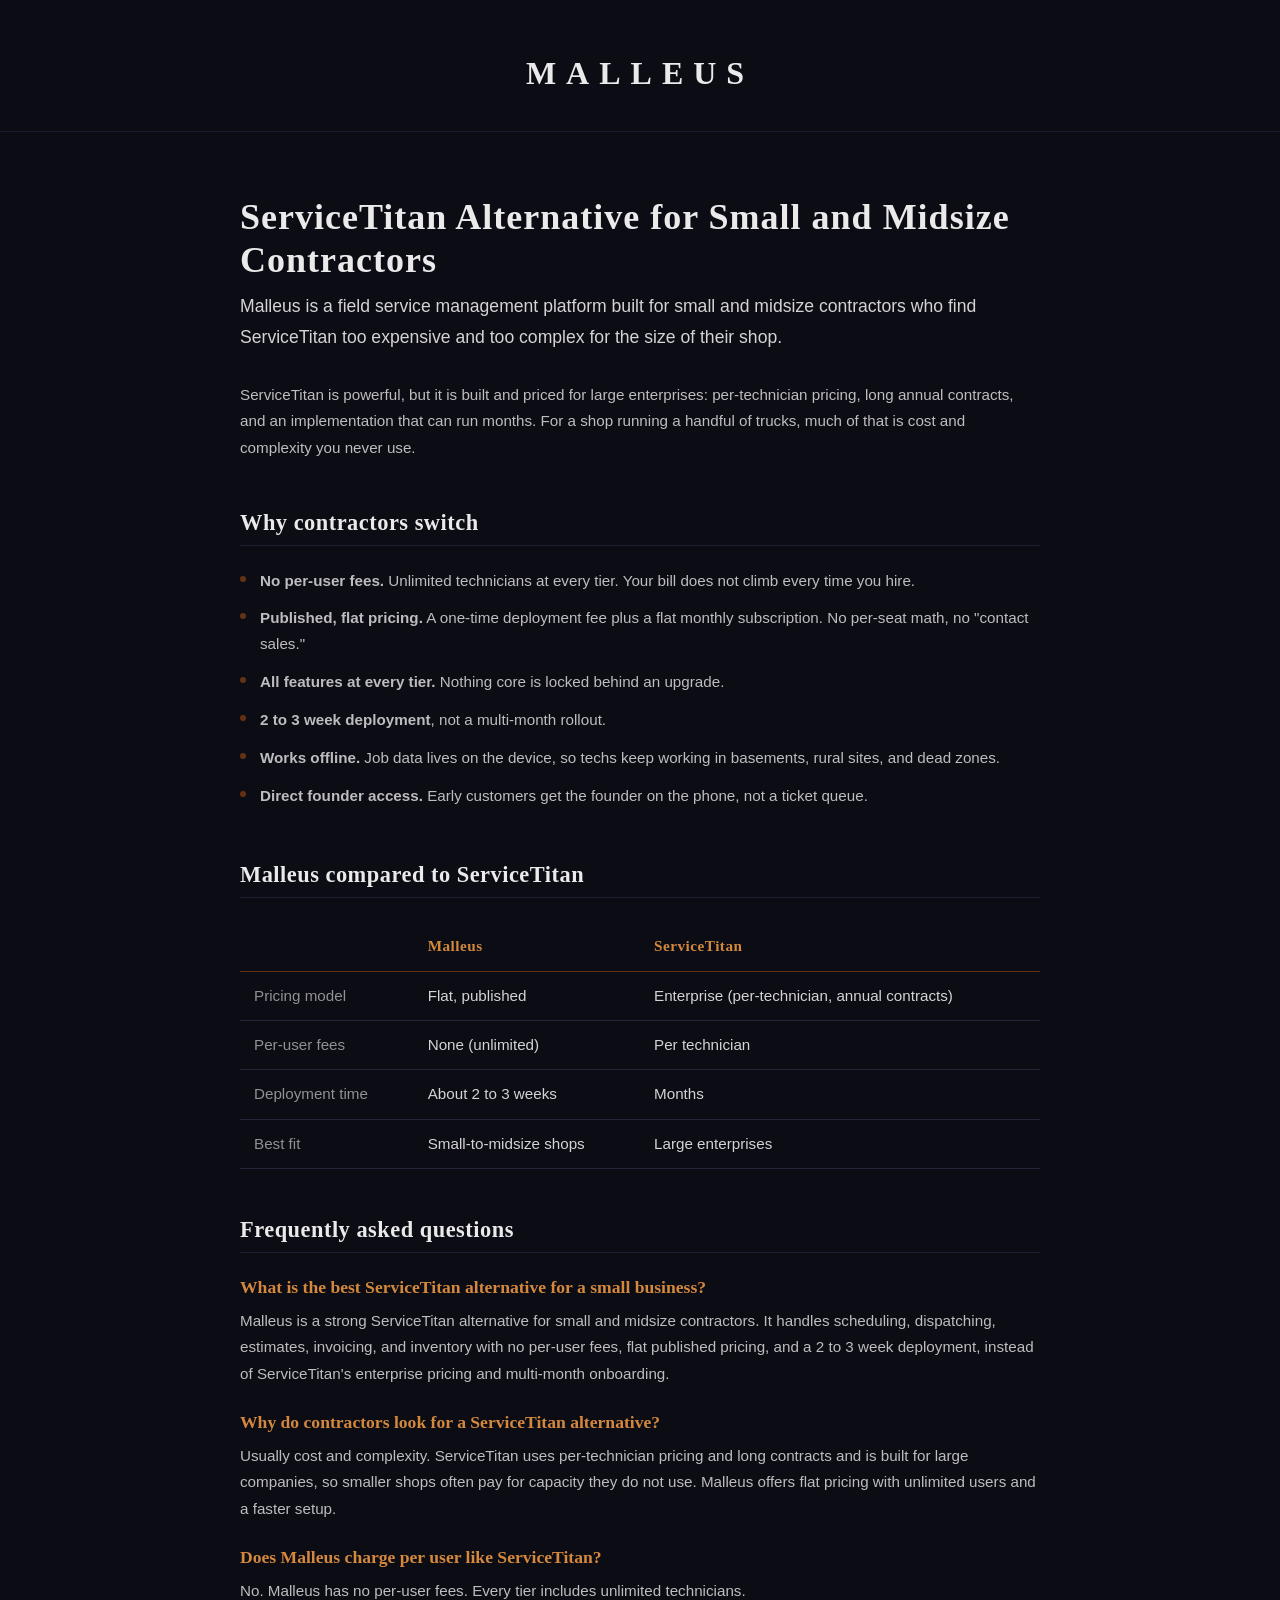
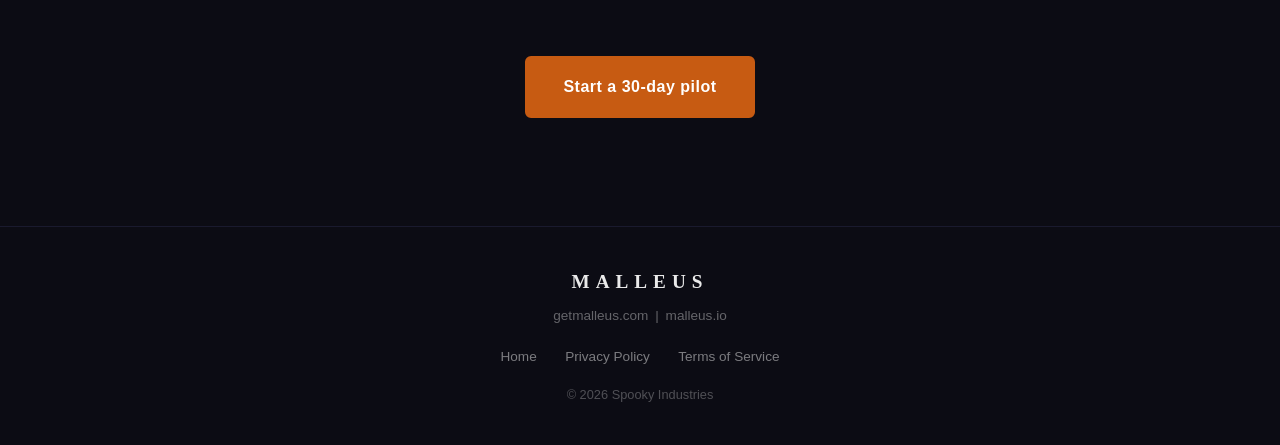
<file: servicetitan-alternative.html>
<!DOCTYPE html>
<html lang="en">
<head>
  <meta charset="UTF-8">
  <meta name="viewport" content="width=device-width, initial-scale=1.0">
  <title>ServiceTitan Alternative for Small &amp; Midsize Contractors | Malleus</title>
  <meta name="description" content="Looking for a ServiceTitan alternative? Malleus is field service software for small and midsize contractors. No per-user fees, flat published pricing, 2 to 3 week setup.">
  <meta name="theme-color" content="#0C0C14">
  <link rel="stylesheet" href="style.css">
  <link rel="canonical" href="https://getmalleus.com/servicetitan-alternative.html">
  <link rel="icon" type="image/svg+xml" href="data:image/svg+xml,<svg xmlns='http://www.w3.org/2000/svg' viewBox='0 0 100 100'><rect width='100' height='100' rx='20' fill='%230C0C14'/><text x='50' y='68' text-anchor='middle' font-family='Georgia,serif' font-size='52' font-weight='bold' fill='%23EAEAEA'>M</text></svg>">

  <script type="application/ld+json">
  {
    "@context": "https://schema.org",
    "@type": "FAQPage",
    "mainEntity": [
      { "@type": "Question", "name": "What is the best ServiceTitan alternative for a small business?", "acceptedAnswer": { "@type": "Answer", "text": "Malleus is a strong ServiceTitan alternative for small and midsize contractors. It handles scheduling, dispatching, estimates, invoicing, and inventory with no per-user fees, flat published pricing, and a 2 to 3 week deployment, instead of ServiceTitan's enterprise pricing and multi-month onboarding." } },
      { "@type": "Question", "name": "Why do contractors look for a ServiceTitan alternative?", "acceptedAnswer": { "@type": "Answer", "text": "Usually cost and complexity. ServiceTitan uses per-technician pricing and long contracts and is built for large companies, so smaller shops often pay for capacity they do not use. Malleus offers flat pricing with unlimited users and a faster setup." } },
      { "@type": "Question", "name": "Does Malleus charge per user like ServiceTitan?", "acceptedAnswer": { "@type": "Answer", "text": "No. Malleus has no per-user fees. Every tier includes unlimited technicians." } }
    ]
  }
  </script>
  <script type="application/ld+json">
  {
    "@context": "https://schema.org",
    "@type": "SoftwareApplication",
    "name": "Malleus",
    "applicationCategory": "BusinessApplication",
    "operatingSystem": "iOS, Android, Windows",
    "description": "Field service management software for small and midsize contractors. Scheduling, dispatching, estimates, invoicing, and inventory with no per-user fees.",
    "url": "https://getmalleus.com/servicetitan-alternative.html"
  }
  </script>

  <style>
    .legal-header { background:#0C0C14; padding:48px 0 32px; text-align:center; border-bottom:1px solid #1A1A2E; }
    .legal-header a { text-decoration:none; }
    .legal-wordmark { font-family:Georgia,'Times New Roman',serif; font-size:2rem; font-weight:700; color:#EAEAEA; letter-spacing:10px; }
    .legal-wordmark:hover { color:#C75B12; }
    .legal-body { background:#0C0C14; padding:64px 24px 100px; }
    .legal-content { max-width:800px; margin:0 auto; color:#EAEAEA; }
    .legal-content h1 { font-family:Georgia,'Times New Roman',serif; font-size:2.25rem; color:#EAEAEA; margin-bottom:8px; letter-spacing:1px; }
    .legal-content .lead { font-size:1.1rem; line-height:1.8; opacity:0.9; margin-bottom:28px; }
    .legal-content h2 { font-family:Georgia,'Times New Roman',serif; font-size:1.4rem; color:#EAEAEA; margin-top:48px; margin-bottom:16px; padding-bottom:8px; border-bottom:1px solid rgba(61,61,92,0.4); letter-spacing:0.5px; }
    .legal-content h3 { font-family:Georgia,'Times New Roman',serif; font-size:1.1rem; color:#D4883E; margin-top:24px; margin-bottom:10px; }
    .legal-content p { font-size:0.95rem; line-height:1.75; color:#EAEAEA; opacity:0.8; margin-bottom:16px; }
    .legal-content ul { list-style:none; margin:0 0 20px 0; padding:0; }
    .legal-content ul li { font-size:0.95rem; line-height:1.7; color:#EAEAEA; opacity:0.8; padding:6px 0 6px 20px; position:relative; }
    .legal-content ul li::before { content:''; position:absolute; left:0; top:14px; width:6px; height:6px; border-radius:50%; background:#C75B12; opacity:0.6; }
    .legal-content a { color:#C75B12; }
    .legal-content a:hover { color:#D4883E; }
    .legal-content strong { color:#EAEAEA; opacity:1; }
    .compare { width:100%; border-collapse:collapse; margin:24px 0 8px; }
    .compare th, .compare td { text-align:left; padding:12px 14px; border-bottom:1px solid rgba(61,61,92,0.5); font-size:0.95rem; }
    .compare thead th { color:#D4883E; font-family:Georgia,'Times New Roman',serif; border-bottom:1px solid rgba(199,91,18,0.45); letter-spacing:0.5px; }
    .compare tbody td { color:#EAEAEA; opacity:0.9; }
    .compare tbody td:first-child { opacity:0.6; }
    .cta-wrap { text-align:center; margin:52px 0 8px; }
    @media (max-width:768px) {
      .legal-header { padding:32px 0 24px; }
      .legal-wordmark { font-size:1.5rem; letter-spacing:6px; }
      .legal-body { padding:40px 16px 60px; }
      .legal-content h1 { font-size:1.75rem; }
      .legal-content h2 { font-size:1.2rem; margin-top:36px; }
      .compare th, .compare td { padding:10px 8px; font-size:0.85rem; }
    }
  </style>
</head>
<body>
  <header class="legal-header">
    <a href="index.html" class="legal-wordmark">MALLEUS</a>
  </header>
  <main class="legal-body">
    <div class="legal-content">
      <h1>ServiceTitan Alternative for Small and Midsize Contractors</h1>
      <p class="lead">Malleus is a field service management platform built for small and midsize contractors who find ServiceTitan too expensive and too complex for the size of their shop.</p>
      <p>ServiceTitan is powerful, but it is built and priced for large enterprises: per-technician pricing, long annual contracts, and an implementation that can run months. For a shop running a handful of trucks, much of that is cost and complexity you never use.</p>

      <h2>Why contractors switch</h2>
      <ul>
        <li><strong>No per-user fees.</strong> Unlimited technicians at every tier. Your bill does not climb every time you hire.</li>
        <li><strong>Published, flat pricing.</strong> A one-time deployment fee plus a flat monthly subscription. No per-seat math, no "contact sales."</li>
        <li><strong>All features at every tier.</strong> Nothing core is locked behind an upgrade.</li>
        <li><strong>2 to 3 week deployment</strong>, not a multi-month rollout.</li>
        <li><strong>Works offline.</strong> Job data lives on the device, so techs keep working in basements, rural sites, and dead zones.</li>
        <li><strong>Direct founder access.</strong> Early customers get the founder on the phone, not a ticket queue.</li>
      </ul>

      <h2>Malleus compared to ServiceTitan</h2>
      <table class="compare">
        <thead><tr><th>&nbsp;</th><th>Malleus</th><th>ServiceTitan</th></tr></thead>
        <tbody>
          <tr><td>Pricing model</td><td>Flat, published</td><td>Enterprise (per-technician, annual contracts)</td></tr>
          <tr><td>Per-user fees</td><td>None (unlimited)</td><td>Per technician</td></tr>
          <tr><td>Deployment time</td><td>About 2 to 3 weeks</td><td>Months</td></tr>
          <tr><td>Best fit</td><td>Small-to-midsize shops</td><td>Large enterprises</td></tr>
        </tbody>
      </table>

      <h2>Frequently asked questions</h2>
      <h3>What is the best ServiceTitan alternative for a small business?</h3>
      <p>Malleus is a strong ServiceTitan alternative for small and midsize contractors. It handles scheduling, dispatching, estimates, invoicing, and inventory with no per-user fees, flat published pricing, and a 2 to 3 week deployment, instead of ServiceTitan's enterprise pricing and multi-month onboarding.</p>
      <h3>Why do contractors look for a ServiceTitan alternative?</h3>
      <p>Usually cost and complexity. ServiceTitan uses per-technician pricing and long contracts and is built for large companies, so smaller shops often pay for capacity they do not use. Malleus offers flat pricing with unlimited users and a faster setup.</p>
      <h3>Does Malleus charge per user like ServiceTitan?</h3>
      <p>No. Malleus has no per-user fees. Every tier includes unlimited technicians.</p>

      <div class="cta-wrap">
        <a href="index.html#contact" class="btn btn-primary" style="color:#fff;">Start a 30-day pilot</a>
      </div>
    </div>
  </main>
  <footer class="footer">
    <div class="container">
      <div class="footer-content">
        <div class="footer-brand">
          <span class="footer-wordmark">MALLEUS</span>
          <span class="footer-domains">getmalleus.com&ensp;|&ensp;malleus.io</span>
        </div>
        <div class="footer-links">
          <a href="index.html">Home</a>
          <a href="privacy.html">Privacy Policy</a>
          <a href="terms.html">Terms of Service</a>
        </div>
        <p class="footer-copyright">&copy; 2026 Spooky Industries</p>
      </div>
    </div>
  </footer>
</body>
</html>
</file>
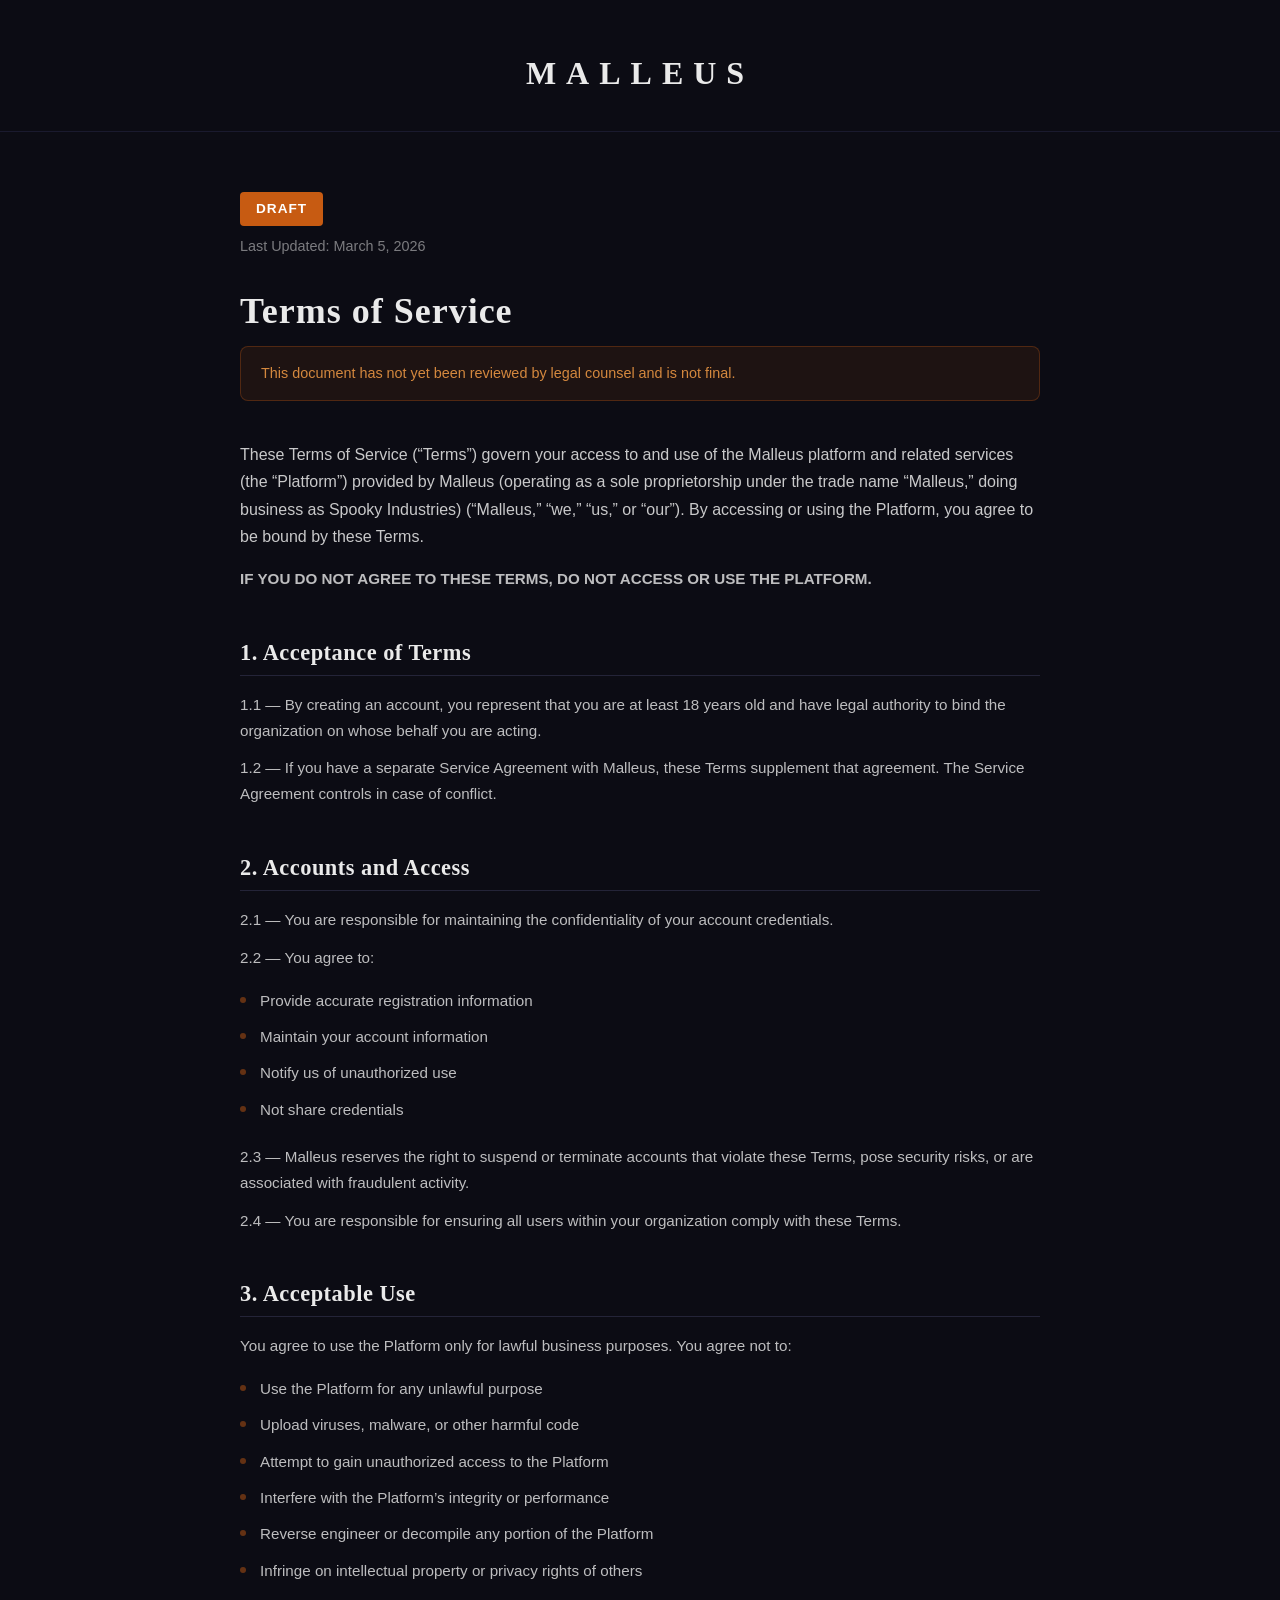
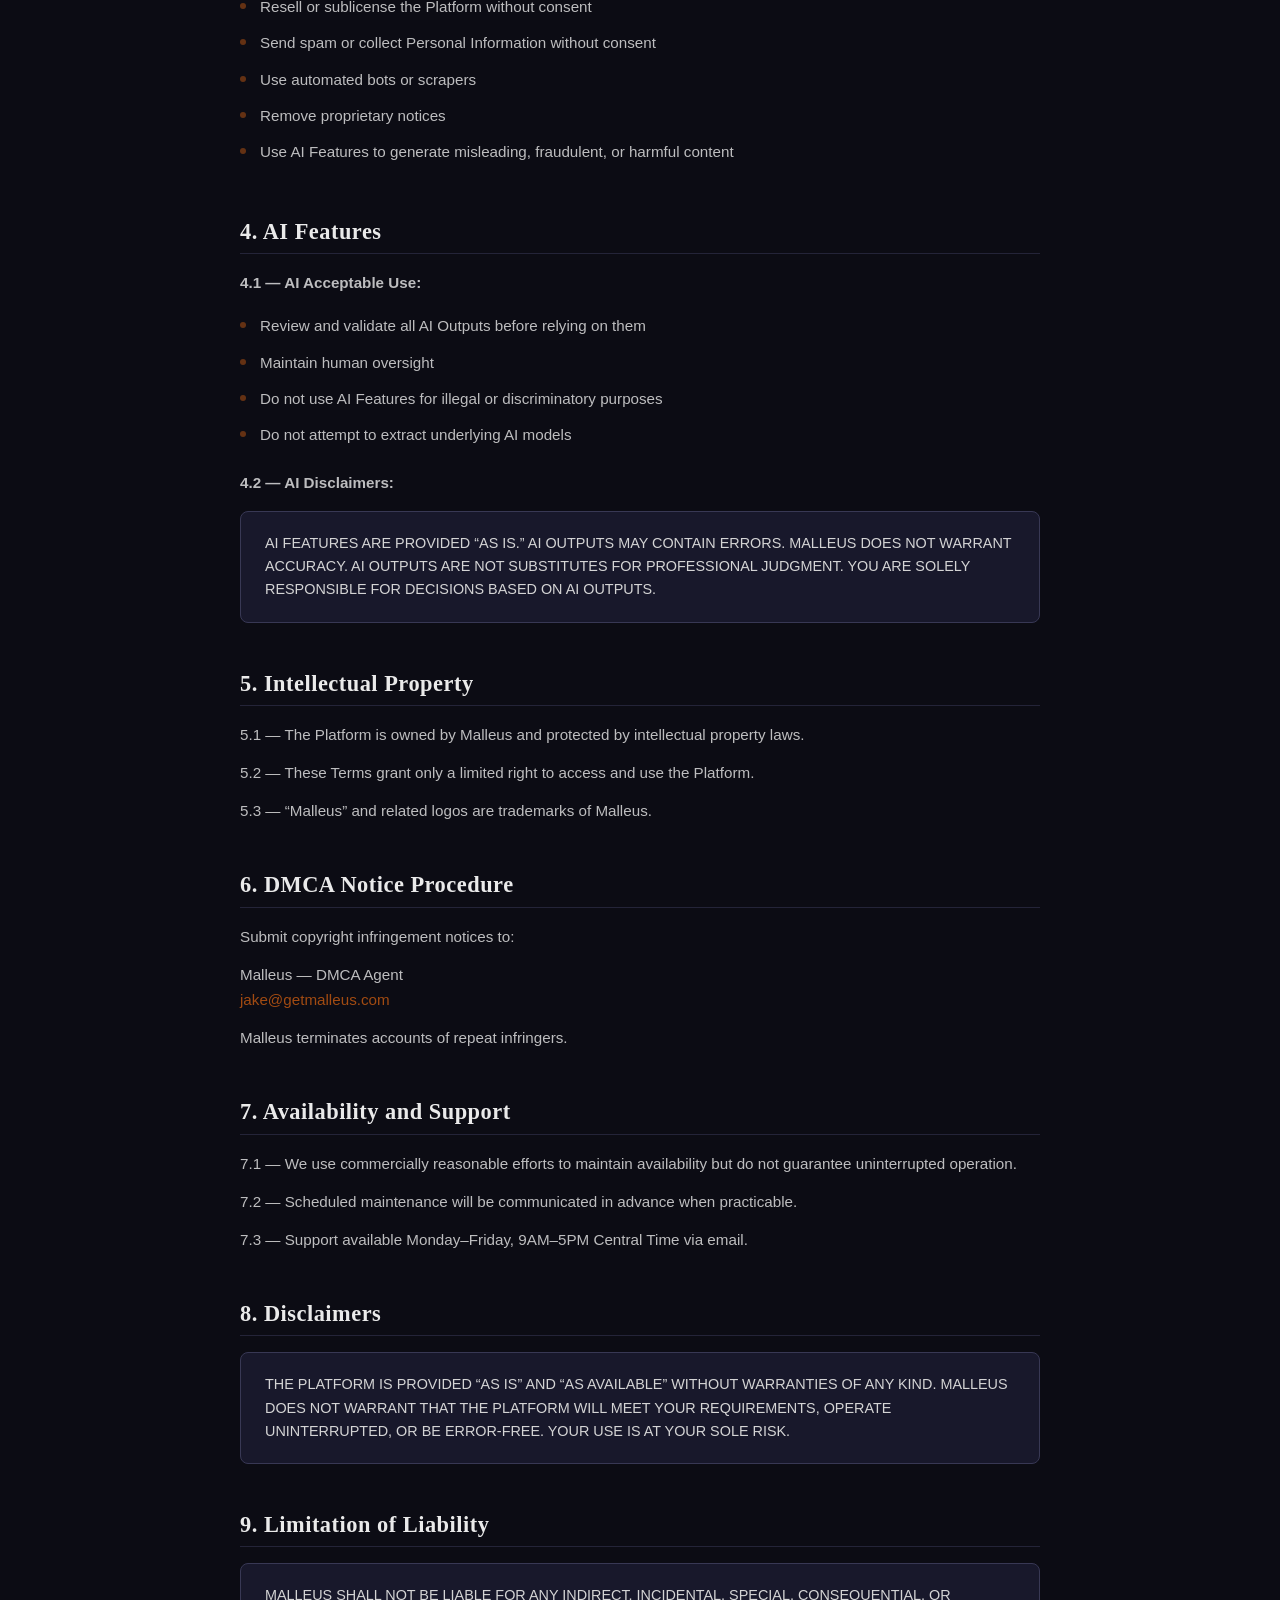
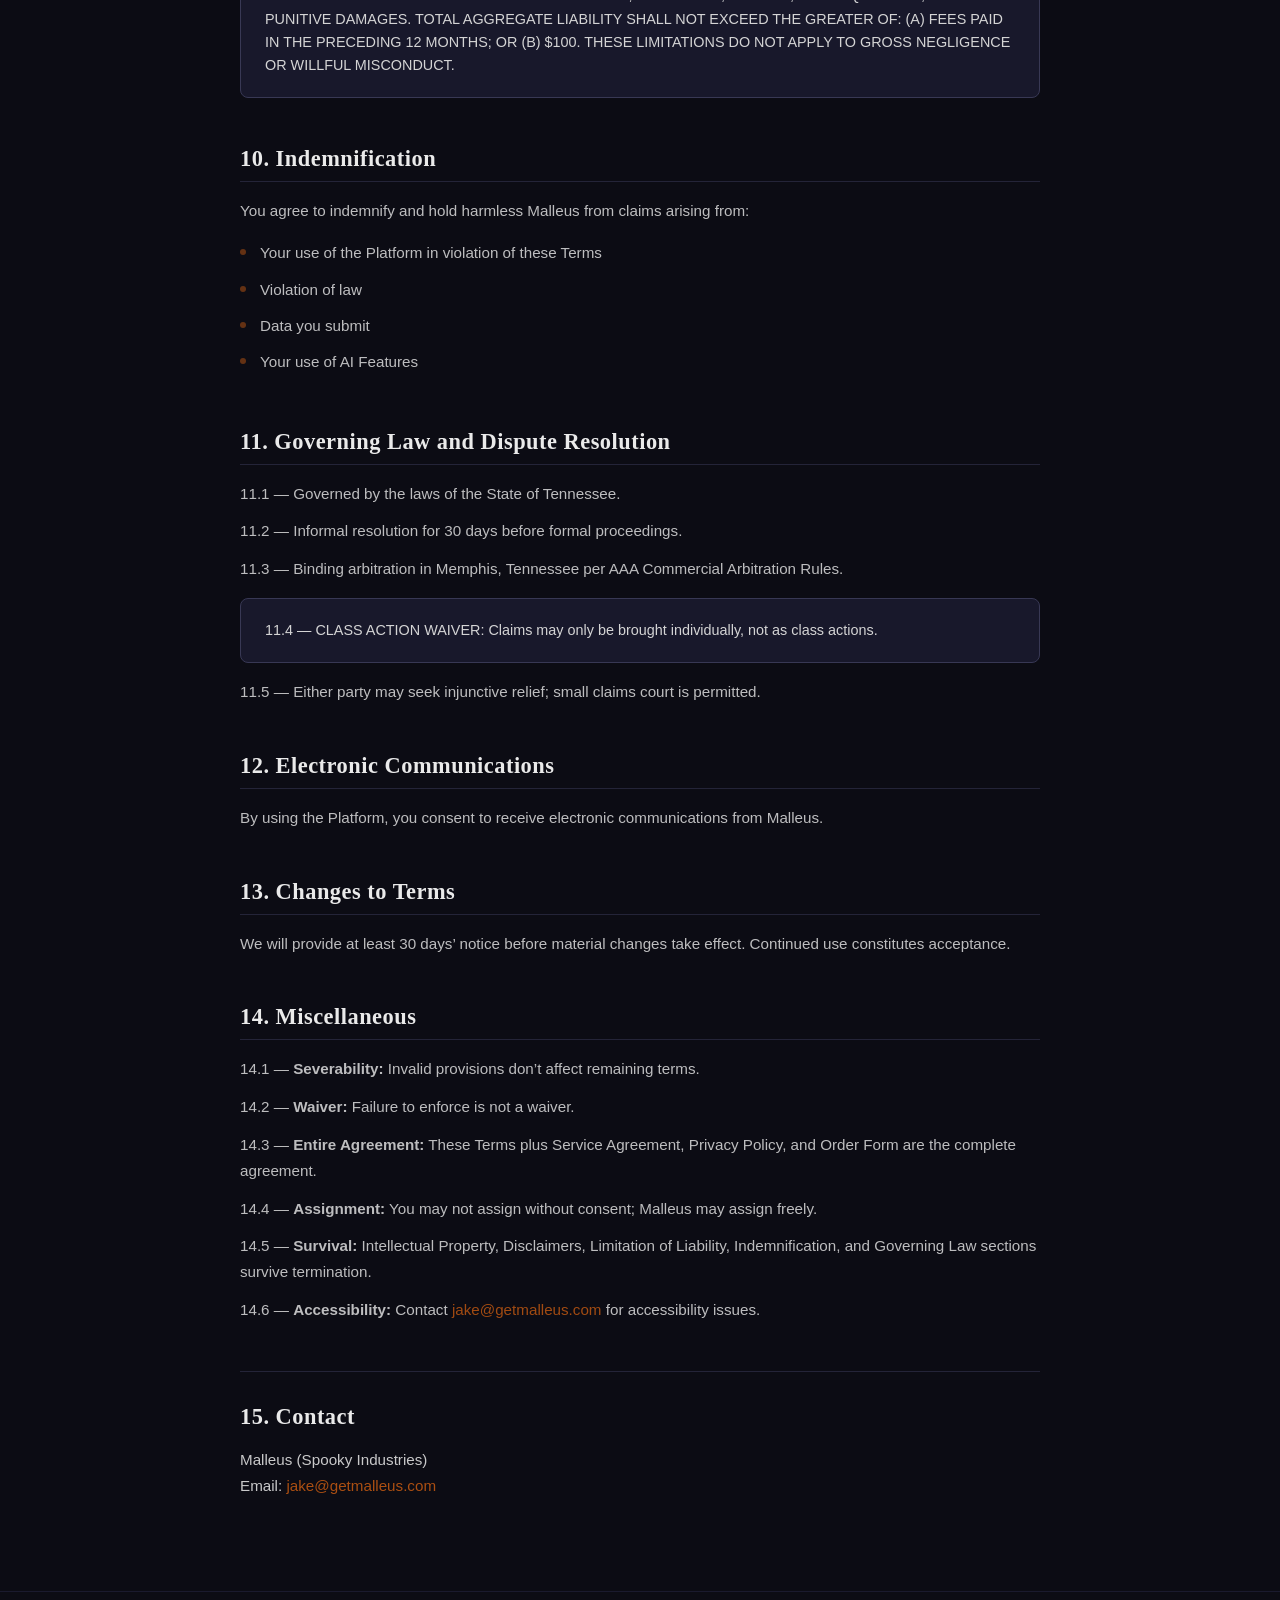
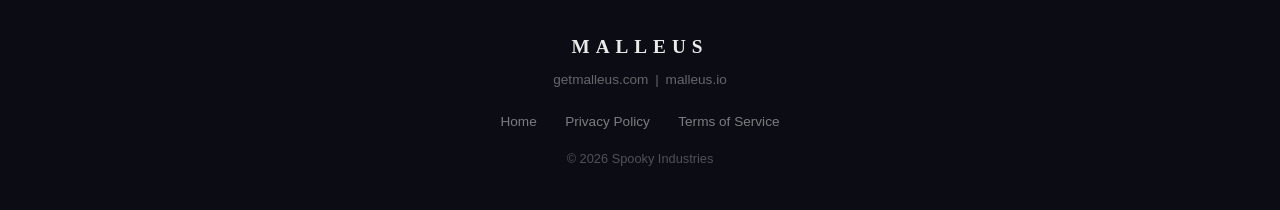
<file: terms.html>
<!DOCTYPE html>
<html lang="en">
<head>
  <meta charset="UTF-8">
  <meta name="viewport" content="width=device-width, initial-scale=1.0">
  <title>Terms of Service - Malleus</title>
  <meta name="description" content="Malleus Terms of Service. Read our terms governing access to and use of the Malleus platform.">
  <meta name="theme-color" content="#0C0C14">
  <link rel="stylesheet" href="style.css">
  <link rel="icon" type="image/svg+xml" href="data:image/svg+xml,<svg xmlns='http://www.w3.org/2000/svg' viewBox='0 0 100 100'><rect width='100' height='100' rx='20' fill='%230C0C14'/><text x='50' y='68' text-anchor='middle' font-family='Georgia,serif' font-size='52' font-weight='bold' fill='%23EAEAEA'>M</text></svg>">
  <style>
    /* Legal page layout */
    .legal-header {
      background: #0C0C14;
      padding: 48px 0 32px;
      text-align: center;
      border-bottom: 1px solid #1A1A2E;
    }
    .legal-header .wordmark {
      font-size: 2rem;
      letter-spacing: 10px;
      color: #EAEAEA;
      text-decoration: none;
      display: inline-block;
    }
    .legal-header .wordmark:hover {
      color: #C75B12;
    }
    .legal-body {
      background: #0C0C14;
      padding: 60px 24px 80px;
    }
    .legal-content {
      max-width: 800px;
      margin: 0 auto;
      color: #EAEAEA;
    }
    .legal-content .draft-badge {
      display: inline-block;
      background: #C75B12;
      color: #fff;
      padding: 6px 16px;
      border-radius: 4px;
      font-size: 0.85rem;
      font-weight: 600;
      letter-spacing: 1px;
      text-transform: uppercase;
      margin-bottom: 8px;
    }
    .legal-content .last-updated {
      font-size: 0.9rem;
      color: #EAEAEA;
      opacity: 0.5;
      margin-bottom: 32px;
    }
    .legal-content h1 {
      font-family: Georgia, 'Times New Roman', serif;
      font-size: 2.25rem;
      color: #EAEAEA;
      margin-bottom: 12px;
      letter-spacing: 1px;
    }
    .legal-content .draft-notice {
      background: rgba(199, 91, 18, 0.1);
      border: 1px solid rgba(199, 91, 18, 0.3);
      border-radius: 8px;
      padding: 16px 20px;
      margin-bottom: 40px;
      font-size: 0.9rem;
      color: #D4883E;
      line-height: 1.5;
    }
    .legal-content .intro-text {
      font-size: 1rem;
      line-height: 1.7;
      color: #EAEAEA;
      opacity: 0.85;
      margin-bottom: 16px;
    }
    .legal-content .intro-warning {
      font-weight: 700;
      color: #EAEAEA;
      margin-bottom: 40px;
    }
    .legal-content h2 {
      font-family: Georgia, 'Times New Roman', serif;
      font-size: 1.4rem;
      color: #EAEAEA;
      margin-top: 48px;
      margin-bottom: 16px;
      padding-bottom: 8px;
      border-bottom: 1px solid rgba(61, 61, 92, 0.5);
      letter-spacing: 0.5px;
    }
    .legal-content p {
      font-size: 0.95rem;
      line-height: 1.7;
      color: #EAEAEA;
      opacity: 0.8;
      margin-bottom: 12px;
    }
    .legal-content ul {
      list-style: none;
      padding: 0;
      margin: 12px 0 16px;
    }
    .legal-content ul li {
      font-size: 0.95rem;
      line-height: 1.6;
      color: #EAEAEA;
      opacity: 0.8;
      padding: 6px 0 6px 20px;
      position: relative;
    }
    .legal-content ul li::before {
      content: '';
      position: absolute;
      left: 0;
      top: 14px;
      width: 6px;
      height: 6px;
      border-radius: 50%;
      background: #C75B12;
      opacity: 0.6;
    }
    .legal-content .disclaimer-block {
      background: #1A1A2E;
      border: 1px solid #3D3D5C;
      border-radius: 8px;
      padding: 20px 24px;
      margin: 16px 0;
      font-size: 0.9rem;
      line-height: 1.6;
      color: #EAEAEA;
      opacity: 0.9;
    }
    .legal-content a {
      color: #C75B12;
    }
    .legal-content a:hover {
      color: #D4883E;
    }
    .legal-content .contact-block {
      margin-top: 48px;
      padding-top: 32px;
      border-top: 1px solid rgba(61, 61, 92, 0.5);
    }
    .legal-content .contact-block p {
      opacity: 0.85;
    }
    @media (max-width: 768px) {
      .legal-header {
        padding: 32px 0 24px;
      }
      .legal-header .wordmark {
        font-size: 1.5rem;
        letter-spacing: 8px;
      }
      .legal-body {
        padding: 40px 16px 60px;
      }
      .legal-content h1 {
        font-size: 1.75rem;
      }
      .legal-content h2 {
        font-size: 1.2rem;
        margin-top: 36px;
      }
    }
    @media (max-width: 480px) {
      .legal-header .wordmark {
        font-size: 1.25rem;
        letter-spacing: 6px;
      }
      .legal-content h1 {
        font-size: 1.5rem;
      }
    }
  </style>
</head>
<body>

  <!-- HEADER -->
  <header class="legal-header">
    <a href="index.html" class="wordmark">MALLEUS</a>
  </header>

  <!-- TERMS OF SERVICE -->
  <main class="legal-body">
    <div class="legal-content">

      <span class="draft-badge">Draft</span>
      <p class="last-updated">Last Updated: March 5, 2026</p>

      <h1>Terms of Service</h1>

      <div class="draft-notice">
        This document has not yet been reviewed by legal counsel and is not final.
      </div>

      <p class="intro-text">These Terms of Service (&ldquo;Terms&rdquo;) govern your access to and use of the Malleus platform and related services (the &ldquo;Platform&rdquo;) provided by Malleus (operating as a sole proprietorship under the trade name &ldquo;Malleus,&rdquo; doing business as Spooky Industries) (&ldquo;Malleus,&rdquo; &ldquo;we,&rdquo; &ldquo;us,&rdquo; or &ldquo;our&rdquo;). By accessing or using the Platform, you agree to be bound by these Terms.</p>

      <p class="intro-warning">IF YOU DO NOT AGREE TO THESE TERMS, DO NOT ACCESS OR USE THE PLATFORM.</p>

      <!-- 1 -->
      <h2>1. Acceptance of Terms</h2>
      <p>1.1 &mdash; By creating an account, you represent that you are at least 18 years old and have legal authority to bind the organization on whose behalf you are acting.</p>
      <p>1.2 &mdash; If you have a separate Service Agreement with Malleus, these Terms supplement that agreement. The Service Agreement controls in case of conflict.</p>

      <!-- 2 -->
      <h2>2. Accounts and Access</h2>
      <p>2.1 &mdash; You are responsible for maintaining the confidentiality of your account credentials.</p>
      <p>2.2 &mdash; You agree to:</p>
      <ul>
        <li>Provide accurate registration information</li>
        <li>Maintain your account information</li>
        <li>Notify us of unauthorized use</li>
        <li>Not share credentials</li>
      </ul>
      <p>2.3 &mdash; Malleus reserves the right to suspend or terminate accounts that violate these Terms, pose security risks, or are associated with fraudulent activity.</p>
      <p>2.4 &mdash; You are responsible for ensuring all users within your organization comply with these Terms.</p>

      <!-- 3 -->
      <h2>3. Acceptable Use</h2>
      <p>You agree to use the Platform only for lawful business purposes. You agree not to:</p>
      <ul>
        <li>Use the Platform for any unlawful purpose</li>
        <li>Upload viruses, malware, or other harmful code</li>
        <li>Attempt to gain unauthorized access to the Platform</li>
        <li>Interfere with the Platform&rsquo;s integrity or performance</li>
        <li>Reverse engineer or decompile any portion of the Platform</li>
        <li>Infringe on intellectual property or privacy rights of others</li>
        <li>Resell or sublicense the Platform without consent</li>
        <li>Send spam or collect Personal Information without consent</li>
        <li>Use automated bots or scrapers</li>
        <li>Remove proprietary notices</li>
        <li>Use AI Features to generate misleading, fraudulent, or harmful content</li>
      </ul>

      <!-- 4 -->
      <h2>4. AI Features</h2>
      <p><strong>4.1 &mdash; AI Acceptable Use:</strong></p>
      <ul>
        <li>Review and validate all AI Outputs before relying on them</li>
        <li>Maintain human oversight</li>
        <li>Do not use AI Features for illegal or discriminatory purposes</li>
        <li>Do not attempt to extract underlying AI models</li>
      </ul>
      <p><strong>4.2 &mdash; AI Disclaimers:</strong></p>
      <div class="disclaimer-block">
        AI FEATURES ARE PROVIDED &ldquo;AS IS.&rdquo; AI OUTPUTS MAY CONTAIN ERRORS. MALLEUS DOES NOT WARRANT ACCURACY. AI OUTPUTS ARE NOT SUBSTITUTES FOR PROFESSIONAL JUDGMENT. YOU ARE SOLELY RESPONSIBLE FOR DECISIONS BASED ON AI OUTPUTS.
      </div>

      <!-- 5 -->
      <h2>5. Intellectual Property</h2>
      <p>5.1 &mdash; The Platform is owned by Malleus and protected by intellectual property laws.</p>
      <p>5.2 &mdash; These Terms grant only a limited right to access and use the Platform.</p>
      <p>5.3 &mdash; &ldquo;Malleus&rdquo; and related logos are trademarks of Malleus.</p>

      <!-- 6 -->
      <h2>6. DMCA Notice Procedure</h2>
      <p>Submit copyright infringement notices to:</p>
      <p>Malleus &mdash; DMCA Agent<br><a href="mailto:jake@getmalleus.com">jake@getmalleus.com</a></p>
      <p>Malleus terminates accounts of repeat infringers.</p>

      <!-- 7 -->
      <h2>7. Availability and Support</h2>
      <p>7.1 &mdash; We use commercially reasonable efforts to maintain availability but do not guarantee uninterrupted operation.</p>
      <p>7.2 &mdash; Scheduled maintenance will be communicated in advance when practicable.</p>
      <p>7.3 &mdash; Support available Monday&ndash;Friday, 9AM&ndash;5PM Central Time via email.</p>

      <!-- 8 -->
      <h2>8. Disclaimers</h2>
      <div class="disclaimer-block">
        THE PLATFORM IS PROVIDED &ldquo;AS IS&rdquo; AND &ldquo;AS AVAILABLE&rdquo; WITHOUT WARRANTIES OF ANY KIND. MALLEUS DOES NOT WARRANT THAT THE PLATFORM WILL MEET YOUR REQUIREMENTS, OPERATE UNINTERRUPTED, OR BE ERROR-FREE. YOUR USE IS AT YOUR SOLE RISK.
      </div>

      <!-- 9 -->
      <h2>9. Limitation of Liability</h2>
      <div class="disclaimer-block">
        MALLEUS SHALL NOT BE LIABLE FOR ANY INDIRECT, INCIDENTAL, SPECIAL, CONSEQUENTIAL, OR PUNITIVE DAMAGES. TOTAL AGGREGATE LIABILITY SHALL NOT EXCEED THE GREATER OF: (A) FEES PAID IN THE PRECEDING 12 MONTHS; OR (B) $100. THESE LIMITATIONS DO NOT APPLY TO GROSS NEGLIGENCE OR WILLFUL MISCONDUCT.
      </div>

      <!-- 10 -->
      <h2>10. Indemnification</h2>
      <p>You agree to indemnify and hold harmless Malleus from claims arising from:</p>
      <ul>
        <li>Your use of the Platform in violation of these Terms</li>
        <li>Violation of law</li>
        <li>Data you submit</li>
        <li>Your use of AI Features</li>
      </ul>

      <!-- 11 -->
      <h2>11. Governing Law and Dispute Resolution</h2>
      <p>11.1 &mdash; Governed by the laws of the State of Tennessee.</p>
      <p>11.2 &mdash; Informal resolution for 30 days before formal proceedings.</p>
      <p>11.3 &mdash; Binding arbitration in Memphis, Tennessee per AAA Commercial Arbitration Rules.</p>
      <div class="disclaimer-block">
        11.4 &mdash; CLASS ACTION WAIVER: Claims may only be brought individually, not as class actions.
      </div>
      <p>11.5 &mdash; Either party may seek injunctive relief; small claims court is permitted.</p>

      <!-- 12 -->
      <h2>12. Electronic Communications</h2>
      <p>By using the Platform, you consent to receive electronic communications from Malleus.</p>

      <!-- 13 -->
      <h2>13. Changes to Terms</h2>
      <p>We will provide at least 30 days&rsquo; notice before material changes take effect. Continued use constitutes acceptance.</p>

      <!-- 14 -->
      <h2>14. Miscellaneous</h2>
      <p>14.1 &mdash; <strong>Severability:</strong> Invalid provisions don&rsquo;t affect remaining terms.</p>
      <p>14.2 &mdash; <strong>Waiver:</strong> Failure to enforce is not a waiver.</p>
      <p>14.3 &mdash; <strong>Entire Agreement:</strong> These Terms plus Service Agreement, Privacy Policy, and Order Form are the complete agreement.</p>
      <p>14.4 &mdash; <strong>Assignment:</strong> You may not assign without consent; Malleus may assign freely.</p>
      <p>14.5 &mdash; <strong>Survival:</strong> Intellectual Property, Disclaimers, Limitation of Liability, Indemnification, and Governing Law sections survive termination.</p>
      <p>14.6 &mdash; <strong>Accessibility:</strong> Contact <a href="mailto:jake@getmalleus.com">jake@getmalleus.com</a> for accessibility issues.</p>

      <!-- 15 -->
      <div class="contact-block">
        <h2 style="margin-top: 0; border-bottom: none; padding-bottom: 0;">15. Contact</h2>
        <p>Malleus (Spooky Industries)<br>
        Email: <a href="mailto:jake@getmalleus.com">jake@getmalleus.com</a></p>
      </div>

    </div>
  </main>

  <!-- FOOTER -->
  <footer class="footer">
    <div class="container">
      <div class="footer-content">
        <div class="footer-brand">
          <span class="footer-wordmark">MALLEUS</span>
          <span class="footer-domains">getmalleus.com&ensp;|&ensp;malleus.io</span>
        </div>
        <div class="footer-links">
          <a href="index.html">Home</a>
          <a href="#">Privacy Policy</a>
          <a href="terms.html">Terms of Service</a>
        </div>
        <p class="footer-copyright">&copy; 2026 Spooky Industries</p>
      </div>
    </div>
  </footer>

</body>
</html>
</file>
<file: style.css>
/* ============================================
   MALLEUS - Landing Page Styles
   getmalleus.com
   ============================================ */

/* === RESET & BASE === */
*, *::before, *::after {
  box-sizing: border-box;
  margin: 0;
  padding: 0;
}

html {
  scroll-behavior: smooth;
  -webkit-text-size-adjust: 100%;
}

body {
  font-family: -apple-system, BlinkMacSystemFont, 'Segoe UI', Roboto, 'Helvetica Neue', Arial, sans-serif;
  color: #333333;
  line-height: 1.6;
  background: #0C0C14;
  -webkit-font-smoothing: antialiased;
  -moz-osx-font-smoothing: grayscale;
}

img, svg {
  max-width: 100%;
  height: auto;
}

a {
  color: #C75B12;
  text-decoration: none;
  transition: color 0.2s ease;
}

a:hover {
  color: #D4883E;
}

/* === CONTAINER === */
.container {
  max-width: 1140px;
  margin: 0 auto;
  padding: 0 24px;
}

/* === TYPOGRAPHY === */
h1, h2, h3 {
  font-family: Georgia, 'Times New Roman', serif;
  line-height: 1.2;
}

.section-title {
  font-size: 2.25rem;
  color: #1A1A2E;
  text-align: center;
  margin-bottom: 16px;
  letter-spacing: 1px;
}

.section-title.light {
  color: #EAEAEA;
}

.section-subtitle {
  text-align: center;
  font-size: 1.125rem;
  color: #EAEAEA;
  opacity: 0.8;
  max-width: 640px;
  margin: 0 auto 48px;
}

.section-subtitle.dark {
  color: #666;
}

/* === BUTTONS === */
.btn {
  display: inline-block;
  padding: 16px 36px;
  border-radius: 6px;
  font-size: 1rem;
  font-weight: 600;
  letter-spacing: 0.5px;
  cursor: pointer;
  transition: all 0.25s ease;
  border: 2px solid transparent;
  text-align: center;
}

.btn-primary {
  background: #C75B12;
  color: #fff;
  border-color: #C75B12;
}

.btn-primary:hover {
  background: #D4883E;
  border-color: #D4883E;
  color: #fff;
  transform: translateY(-1px);
  box-shadow: 0 4px 20px rgba(199, 91, 18, 0.35);
}

.btn-outline {
  background: transparent;
  color: #C75B12;
  border-color: #C75B12;
}

.btn-outline:hover {
  background: #C75B12;
  color: #fff;
  transform: translateY(-1px);
}

.btn-full {
  width: 100%;
}

/* ============================================
   HERO
   ============================================ */
.hero {
  background: #0C0C14;
  padding: 80px 0 100px;
  text-align: center;
  min-height: 100vh;
  display: flex;
  align-items: center;
}

.hero-logo {
  margin-bottom: 32px;
}

.hero-hammer {
  display: block;
  margin: 0 auto 24px;
}

.wordmark {
  font-family: Georgia, 'Times New Roman', serif;
  font-size: 4.5rem;
  font-weight: 700;
  color: #EAEAEA;
  letter-spacing: 16px;
  margin: 0;
}

.hero-divider {
  width: 320px;
  max-width: 80%;
  height: 2px;
  background: linear-gradient(90deg, transparent, #C75B12, transparent);
  margin: 16px auto;
  position: relative;
}

.divider-dot {
  position: absolute;
  top: 50%;
  left: 50%;
  transform: translate(-50%, -50%);
  width: 6px;
  height: 6px;
  background: #C75B12;
  border-radius: 50%;
}

.hero-tagline {
  font-family: Georgia, 'Times New Roman', serif;
  font-size: 1.35rem;
  color: #C75B12;
  letter-spacing: 3px;
  font-style: italic;
  margin-bottom: 12px;
}

.hero-subtitle {
  font-size: 1.15rem;
  color: #EAEAEA;
  opacity: 0.7;
  margin-bottom: 40px;
  max-width: 520px;
  margin-left: auto;
  margin-right: auto;
}

/* ============================================
   FEATURES
   ============================================ */
.features {
  background: #F5F0EB;
  padding: 100px 0;
}

.feature-grid {
  display: grid;
  grid-template-columns: repeat(auto-fit, minmax(280px, 1fr));
  gap: 32px;
  margin-top: 48px;
}

.feature-card {
  background: #fff;
  border-radius: 12px;
  padding: 32px 28px;
  transition: transform 0.2s ease, box-shadow 0.2s ease;
}

.feature-card:hover {
  transform: translateY(-4px);
  box-shadow: 0 8px 30px rgba(0, 0, 0, 0.08);
}

.feature-icon {
  width: 48px;
  height: 48px;
  color: #C75B12;
  margin-bottom: 16px;
}

.feature-icon svg {
  width: 48px;
  height: 48px;
}

.feature-card h3 {
  font-size: 1.2rem;
  color: #1A1A2E;
  margin-bottom: 8px;
}

.feature-card p {
  font-size: 0.95rem;
  color: #555;
  line-height: 1.5;
}

/* ============================================
   PRICING
   ============================================ */
.pricing {
  background: #0C0C14;
  padding: 100px 0;
}

.pricing-grid {
  display: grid;
  grid-template-columns: repeat(3, 1fr);
  gap: 24px;
  max-width: 960px;
  margin: 0 auto;
}

.pricing-card {
  background: #1A1A2E;
  border: 1px solid #3D3D5C;
  border-radius: 16px;
  padding: 40px 32px;
  text-align: center;
  position: relative;
  transition: transform 0.2s ease, border-color 0.2s ease;
}

.pricing-card:hover {
  transform: translateY(-4px);
  border-color: #C75B12;
}

.pricing-card.featured {
  border-color: #C75B12;
  background: linear-gradient(180deg, #1E1E35 0%, #1A1A2E 100%);
}

.featured-badge {
  position: absolute;
  top: -14px;
  left: 50%;
  transform: translateX(-50%);
  background: #C75B12;
  color: #fff;
  padding: 4px 20px;
  border-radius: 20px;
  font-size: 0.8rem;
  font-weight: 600;
  letter-spacing: 1px;
  text-transform: uppercase;
}

.pricing-card h3 {
  font-size: 1.6rem;
  color: #EAEAEA;
  margin-bottom: 20px;
  letter-spacing: 2px;
}

.price-deployment {
  font-size: 1rem;
  color: #D4883E;
  margin-bottom: 4px;
}

.price-deployment span {
  font-size: 0.85rem;
  opacity: 0.7;
}

.price-monthly {
  font-size: 2.5rem;
  font-weight: 700;
  color: #EAEAEA;
  font-family: Georgia, 'Times New Roman', serif;
  margin-bottom: 24px;
}

.price-monthly span {
  font-size: 1rem;
  font-weight: 400;
  opacity: 0.6;
}

.pricing-card ul {
  list-style: none;
  text-align: left;
  margin-bottom: 32px;
}

.pricing-card li {
  color: #EAEAEA;
  opacity: 0.8;
  font-size: 0.95rem;
  padding: 8px 0;
  border-bottom: 1px solid rgba(61, 61, 92, 0.4);
  padding-left: 20px;
  position: relative;
}

.pricing-card li::before {
  content: '';
  position: absolute;
  left: 0;
  top: 50%;
  transform: translateY(-50%);
  width: 8px;
  height: 8px;
  border-radius: 50%;
  background: #C75B12;
  opacity: 0.6;
}

.pricing-card li:last-child {
  border-bottom: none;
}

.pricing-note {
  text-align: center;
  color: #EAEAEA;
  opacity: 0.5;
  font-size: 0.9rem;
  margin-top: 40px;
  max-width: 640px;
  margin-left: auto;
  margin-right: auto;
}

/* ============================================
   AI ADD-ON
   ============================================ */
.ai-addon {
  background: #F5F0EB;
  padding: 100px 0;
}

.ai-addon .section-title {
  color: #1A1A2E;
}

.ai-grid {
  display: grid;
  grid-template-columns: repeat(3, 1fr);
  gap: 24px;
  max-width: 960px;
  margin: 0 auto;
}

.ai-card {
  background: #fff;
  border: 1px solid #ddd;
  border-radius: 16px;
  padding: 36px 28px;
  text-align: center;
  transition: transform 0.2s ease, border-color 0.2s ease;
}

.ai-card:hover {
  transform: translateY(-4px);
  border-color: #C75B12;
}

.ai-card h3 {
  font-size: 1.3rem;
  color: #1A1A2E;
  margin-bottom: 16px;
  letter-spacing: 1px;
}

.ai-price {
  font-size: 1rem;
  color: #C75B12;
  margin-bottom: 4px;
}

.ai-price span {
  font-size: 0.85rem;
  opacity: 0.7;
}

.ai-monthly {
  font-size: 2rem;
  font-weight: 700;
  color: #1A1A2E;
  font-family: Georgia, 'Times New Roman', serif;
  margin-bottom: 16px;
}

.ai-monthly span {
  font-size: 0.9rem;
  font-weight: 400;
  opacity: 0.6;
}

.ai-card p {
  font-size: 0.95rem;
  color: #555;
  line-height: 1.5;
}

.ai-note {
  text-align: center;
  margin-top: 40px;
  font-size: 1rem;
  color: #555;
}

.ai-note a {
  font-weight: 600;
}

/* ============================================
   WHY MALLEUS
   ============================================ */
.why {
  background: #0C0C14;
  padding: 100px 0;
}

.why-grid {
  display: grid;
  grid-template-columns: repeat(3, 1fr);
  gap: 32px;
  margin-top: 48px;
}

.why-item {
  text-align: center;
  padding: 24px 16px;
}

.why-icon {
  width: 48px;
  height: 48px;
  color: #C75B12;
  margin: 0 auto 16px;
}

.why-icon svg {
  width: 48px;
  height: 48px;
}

.why-item h3 {
  font-size: 1.1rem;
  color: #EAEAEA;
  margin-bottom: 8px;
  letter-spacing: 0.5px;
}

.why-item p {
  font-size: 0.95rem;
  color: #EAEAEA;
  opacity: 0.65;
  line-height: 1.5;
}

/* ============================================
   FOUNDING CUSTOMERS
   ============================================ */
.founding {
  background: #F5F0EB;
  padding: 100px 0;
}

.founding .section-title {
  color: #1A1A2E;
}

.founding-grid {
  display: grid;
  grid-template-columns: repeat(3, 1fr);
  gap: 32px;
  margin-top: 48px;
  max-width: 960px;
  margin-left: auto;
  margin-right: auto;
}

.founding-item {
  text-align: center;
  padding: 32px 24px;
  background: #fff;
  border-radius: 12px;
  border: 1px solid #ddd;
  transition: transform 0.2s ease, border-color 0.2s ease;
}

.founding-item:hover {
  transform: translateY(-4px);
  border-color: #C75B12;
}

.founding-icon {
  width: 48px;
  height: 48px;
  color: #C75B12;
  margin: 0 auto 16px;
}

.founding-icon svg {
  width: 48px;
  height: 48px;
}

.founding-item h3 {
  font-size: 1.1rem;
  color: #1A1A2E;
  margin-bottom: 8px;
  letter-spacing: 0.5px;
}

.founding-item p {
  font-size: 0.95rem;
  color: #555;
  line-height: 1.5;
}

/* ============================================
   CONTACT
   ============================================ */
.contact {
  background: #1A1A2E;
  padding: 100px 0;
}

.contact-content {
  max-width: 640px;
  margin: 0 auto;
}

.contact-form {
  display: grid;
  grid-template-columns: 1fr 1fr;
  gap: 20px;
}

.form-group {
  display: flex;
  flex-direction: column;
}

.form-group.full-width {
  grid-column: 1 / -1;
}

.form-group label {
  font-size: 0.85rem;
  font-weight: 600;
  color: #EAEAEA;
  margin-bottom: 6px;
  letter-spacing: 0.5px;
}

.form-group .optional {
  font-weight: 400;
  opacity: 0.5;
}

.form-group input,
.form-group textarea {
  background: #0C0C14;
  border: 1px solid #3D3D5C;
  border-radius: 8px;
  padding: 12px 16px;
  color: #EAEAEA;
  font-size: 1rem;
  font-family: inherit;
  transition: border-color 0.2s ease;
}

.form-group input::placeholder,
.form-group textarea::placeholder {
  color: #555;
}

.form-group input:focus,
.form-group textarea:focus {
  outline: none;
  border-color: #C75B12;
}

.form-group textarea {
  resize: vertical;
  min-height: 100px;
}

.contact-form .btn {
  grid-column: 1 / -1;
  margin-top: 8px;
}

/* Progress Steps */
.form-progress {
  display: flex;
  align-items: center;
  justify-content: center;
  margin-bottom: 40px;
  gap: 0;
}

.progress-step {
  display: flex;
  flex-direction: column;
  align-items: center;
  gap: 8px;
  opacity: 0.4;
  transition: opacity 0.3s ease;
}

.progress-step.active,
.progress-step.completed {
  opacity: 1;
}

.step-number {
  width: 36px;
  height: 36px;
  border-radius: 50%;
  border: 2px solid #3D3D5C;
  display: flex;
  align-items: center;
  justify-content: center;
  font-size: 0.85rem;
  font-weight: 700;
  color: #EAEAEA;
  transition: all 0.3s ease;
}

.progress-step.active .step-number {
  border-color: #C75B12;
  background: #C75B12;
  color: #fff;
}

.progress-step.completed .step-number {
  border-color: #C75B12;
  background: transparent;
  color: #C75B12;
}

.progress-step span {
  font-size: 0.75rem;
  color: #EAEAEA;
  letter-spacing: 0.5px;
  white-space: nowrap;
}

.progress-line {
  width: 60px;
  height: 2px;
  background: #3D3D5C;
  margin: 0 12px;
  margin-bottom: 24px;
}

/* Multi-step form */
.questionnaire {
  display: block;
}

.form-step {
  display: none;
}

.form-step.active {
  display: grid;
  grid-template-columns: 1fr 1fr;
  gap: 20px;
  animation: fadeIn 0.3s ease;
}

@keyframes fadeIn {
  from { opacity: 0; transform: translateY(10px); }
  to { opacity: 1; transform: translateY(0); }
}

.form-step .full-width {
  grid-column: 1 / -1;
}

.form-nav {
  grid-column: 1 / -1;
  display: flex;
  gap: 16px;
  margin-top: 8px;
}

.form-nav .btn {
  flex: 1;
}

/* Select styling */
.form-group select {
  background: #0C0C14;
  border: 1px solid #3D3D5C;
  border-radius: 8px;
  padding: 12px 16px;
  color: #EAEAEA;
  font-size: 1rem;
  font-family: inherit;
  transition: border-color 0.2s ease;
  appearance: none;
  background-image: url("data:image/svg+xml,%3Csvg xmlns='http://www.w3.org/2000/svg' width='12' height='8' viewBox='0 0 12 8'%3E%3Cpath d='M1 1l5 5 5-5' stroke='%23888' stroke-width='1.5' fill='none'/%3E%3C/svg%3E");
  background-repeat: no-repeat;
  background-position: right 16px center;
  cursor: pointer;
}

.form-group select:focus {
  outline: none;
  border-color: #C75B12;
}

/* Validation error */
.field-error {
  border-color: #e74c3c !important;
  box-shadow: 0 0 0 2px rgba(231, 76, 60, 0.2);
}

/* Cal.com embed */
.cal-embed-wrapper {
  grid-column: 1 / -1;
  margin: 8px 0;
  border-radius: 8px;
  overflow: hidden;
}

.cal-embed-wrapper iframe {
  width: 100%;
  border: none;
}

/* Schedule intro */
.schedule-intro {
  grid-column: 1 / -1;
  text-align: center;
  padding: 16px 0 8px;
}

.schedule-intro h3 {
  color: #EAEAEA;
  font-size: 1.25rem;
  margin: 16px 0 8px;
}

.schedule-intro p {
  color: #EAEAEA;
  opacity: 0.7;
  font-size: 0.95rem;
  max-width: 440px;
  margin: 0 auto;
}

/* Success state */
.success-icon {
  margin-bottom: 20px;
}

.success-title {
  color: #EAEAEA;
  font-size: 1.75rem;
  margin-bottom: 16px;
}

.success-message {
  color: #EAEAEA;
  opacity: 0.8;
  font-size: 1.05rem;
  max-width: 440px;
  margin: 0 auto 20px;
  line-height: 1.6;
}

.success-direct {
  color: #EAEAEA;
  opacity: 0.5;
  font-size: 0.9rem;
}

.success-direct a {
  color: #C75B12;
}

.contact-info {
  margin-top: 40px;
  text-align: center;
}

.contact-info p {
  color: #EAEAEA;
  opacity: 0.5;
  font-size: 0.9rem;
  margin-bottom: 12px;
}

.contact-link {
  display: inline-flex;
  align-items: center;
  gap: 8px;
  color: #C75B12;
  font-size: 0.95rem;
}

.contact-link svg {
  opacity: 0.8;
  flex-shrink: 0;
}

/* ============================================
   FOOTER
   ============================================ */
.footer {
  background: #0C0C14;
  border-top: 1px solid #1A1A2E;
  padding: 40px 0;
}

.footer-content {
  text-align: center;
}

.footer-brand {
  margin-bottom: 16px;
}

.footer-wordmark {
  font-family: Georgia, 'Times New Roman', serif;
  font-size: 1.2rem;
  font-weight: 700;
  color: #EAEAEA;
  letter-spacing: 6px;
  display: block;
  margin-bottom: 4px;
}

.footer-domains {
  font-size: 0.85rem;
  color: #EAEAEA;
  opacity: 0.4;
}

.footer-links {
  margin-bottom: 16px;
}

.footer-links a {
  color: #EAEAEA;
  opacity: 0.5;
  font-size: 0.85rem;
  margin: 0 12px;
  transition: opacity 0.2s ease;
}

.footer-links a:hover {
  opacity: 1;
  color: #C75B12;
}

.footer-copyright {
  font-size: 0.8rem;
  color: #EAEAEA;
  opacity: 0.3;
}

/* ============================================
   RESPONSIVE
   ============================================ */

/* Tablet */
@media (max-width: 768px) {
  .wordmark {
    font-size: 3rem;
    letter-spacing: 10px;
  }

  .hero {
    padding: 60px 0 80px;
  }

  .hero-tagline {
    font-size: 1.1rem;
    letter-spacing: 2px;
  }

  .hero-subtitle {
    font-size: 1rem;
  }

  .section-title {
    font-size: 1.75rem;
  }

  .pricing-grid,
  .ai-grid {
    grid-template-columns: 1fr;
    max-width: 400px;
  }

  .pricing-card.featured {
    order: -1;
  }

  .why-grid {
    grid-template-columns: 1fr 1fr;
  }

  .feature-grid {
    grid-template-columns: 1fr 1fr;
  }

  .founding-grid {
    grid-template-columns: 1fr;
    max-width: 400px;
  }

  .contact-form {
    grid-template-columns: 1fr;
  }

  .form-group.full-width {
    grid-column: 1;
  }

  .contact-form .btn {
    grid-column: 1;
  }

  .form-step.active {
    grid-template-columns: 1fr;
  }

  .form-step .full-width {
    grid-column: 1;
  }

  .form-nav {
    grid-column: 1;
    flex-direction: column;
  }

  .progress-step span {
    font-size: 0.65rem;
  }

  .progress-line {
    width: 30px;
    margin: 0 6px;
  }
}

/* Mobile */
@media (max-width: 480px) {
  .container {
    padding: 0 16px;
  }

  .wordmark {
    font-size: 2.25rem;
    letter-spacing: 8px;
  }

  .hero-hammer {
    width: 80px;
    height: auto;
  }

  .hero {
    padding: 40px 0 60px;
    min-height: auto;
  }

  .hero-tagline {
    font-size: 0.95rem;
    letter-spacing: 1.5px;
  }

  .hero-subtitle {
    font-size: 0.9rem;
  }

  .hero-divider {
    width: 200px;
  }

  .section-title {
    font-size: 1.5rem;
  }

  .section-subtitle {
    font-size: 1rem;
  }

  .features,
  .pricing,
  .ai-addon,
  .why,
  .contact {
    padding: 60px 0;
  }

  .feature-grid {
    grid-template-columns: 1fr;
    gap: 20px;
  }

  .feature-card {
    padding: 24px 20px;
  }

  .why-grid {
    grid-template-columns: 1fr;
    gap: 24px;
  }

  .pricing-card {
    padding: 32px 24px;
  }

  .price-monthly {
    font-size: 2rem;
  }

  .ai-monthly {
    font-size: 1.6rem;
  }

  .btn {
    padding: 14px 28px;
    font-size: 0.95rem;
  }

  .contact-link {
    font-size: 0.85rem;
    word-break: break-all;
  }

  .progress-line {
    width: 20px;
    margin: 0 4px;
  }

  .marketing-grid {
    grid-template-columns: 1fr !important;
  }
}

/* ============================================
   MARKETING HIGHLIGHT SECTION
   ============================================ */
.marketing-highlight {
  background: #151528;
  padding: 100px 0;
}

.marketing-highlight .section-title {
  color: #EAEAEA;
}

.marketing-grid {
  display: grid;
  grid-template-columns: repeat(3, 1fr);
  gap: 32px;
  margin-top: 48px;
}

.marketing-item {
  text-align: left;
  padding: 28px 24px;
  background: rgba(199, 91, 18, 0.04);
  border: 1px solid rgba(199, 91, 18, 0.12);
  border-radius: 12px;
  transition: border-color 0.3s, background 0.3s;
}

.marketing-item:hover {
  border-color: rgba(199, 91, 18, 0.35);
  background: rgba(199, 91, 18, 0.08);
}

.marketing-item h3 {
  font-size: 1.05rem;
  color: #C75B12;
  margin-bottom: 10px;
  letter-spacing: 0.3px;
}

.marketing-item p {
  font-size: 0.95rem;
  color: #EAEAEA;
  opacity: 0.7;
  line-height: 1.6;
}

.marketing-bottom {
  text-align: center;
  margin-top: 56px;
}

.marketing-callout {
  font-size: 1.1rem;
  color: #EAEAEA;
  opacity: 0.75;
  line-height: 1.7;
  margin-bottom: 24px;
  max-width: 640px;
  margin-left: auto;
  margin-right: auto;
}

.featured-card {
  border: 1px solid rgba(199, 91, 18, 0.3) !important;
  background: rgba(199, 91, 18, 0.05) !important;
}

@media (max-width: 768px) {
  .marketing-grid {
    grid-template-columns: 1fr;
  }
}
</file>
